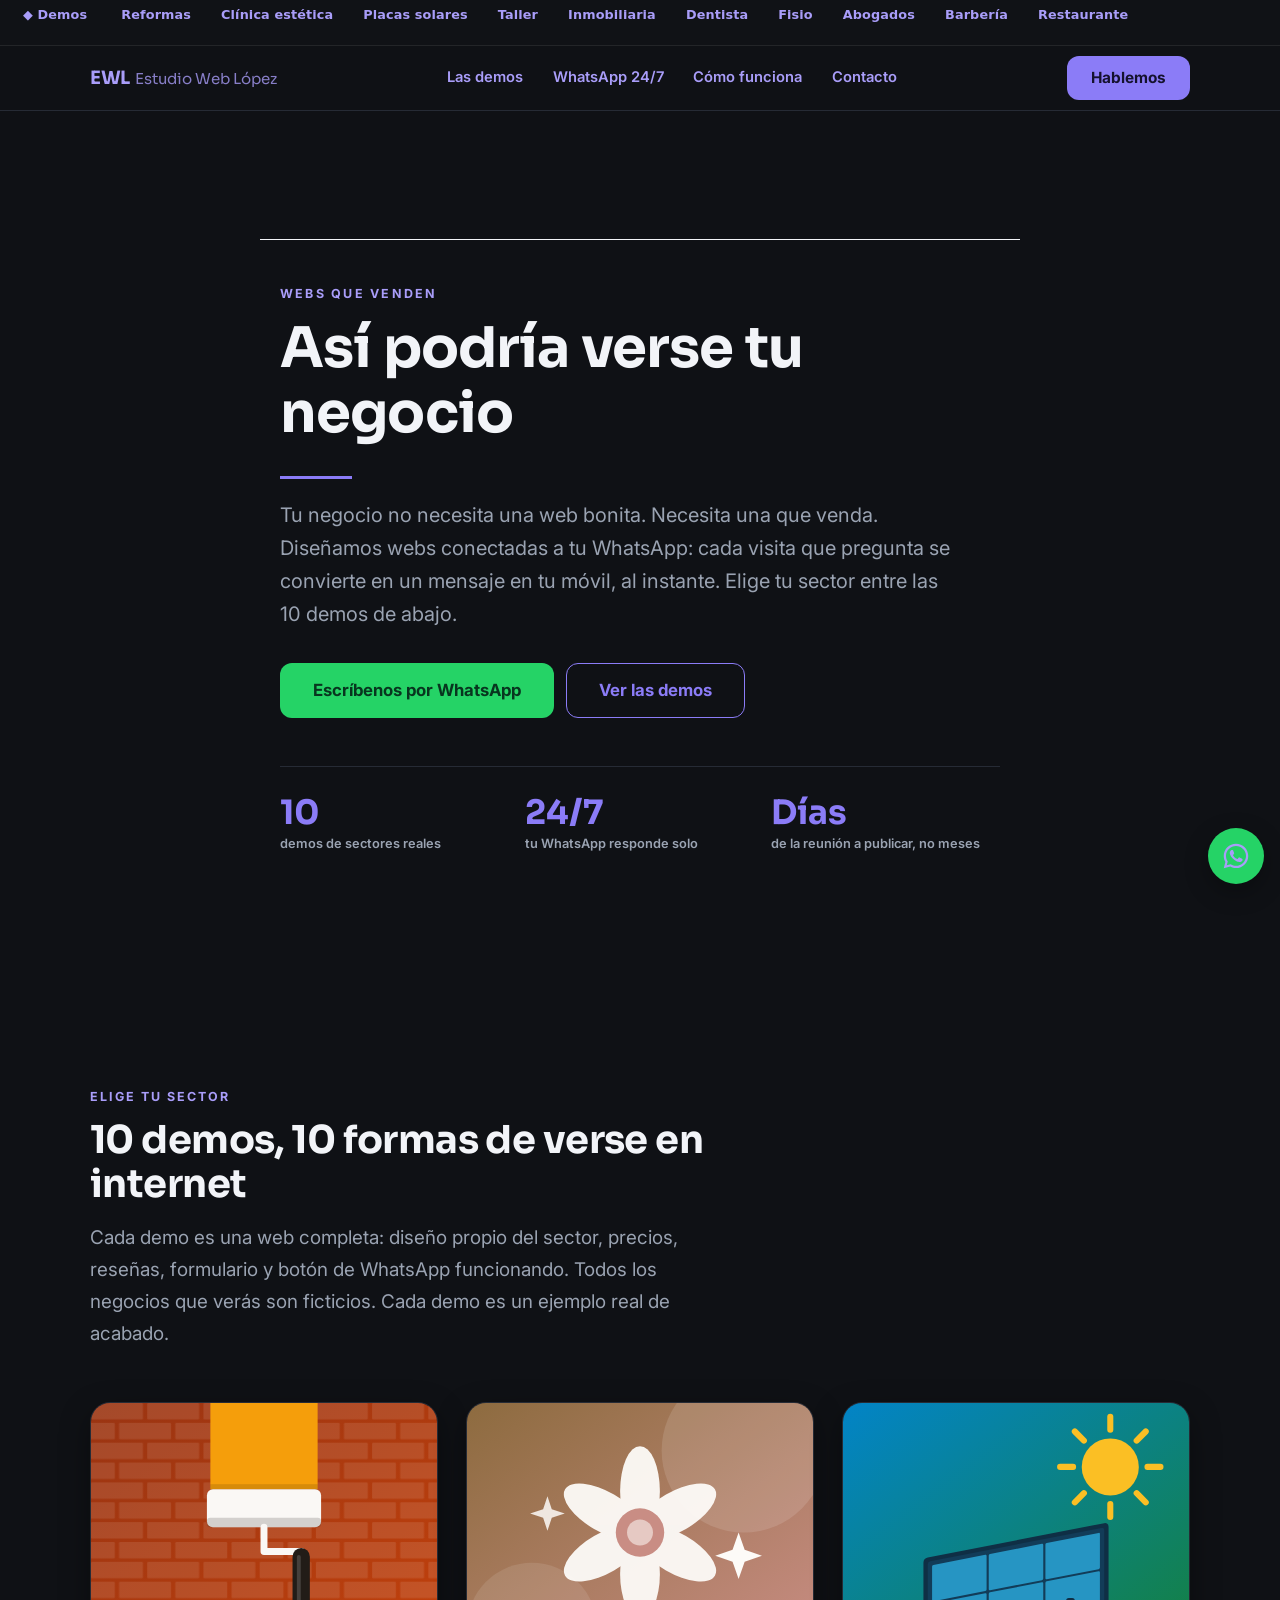
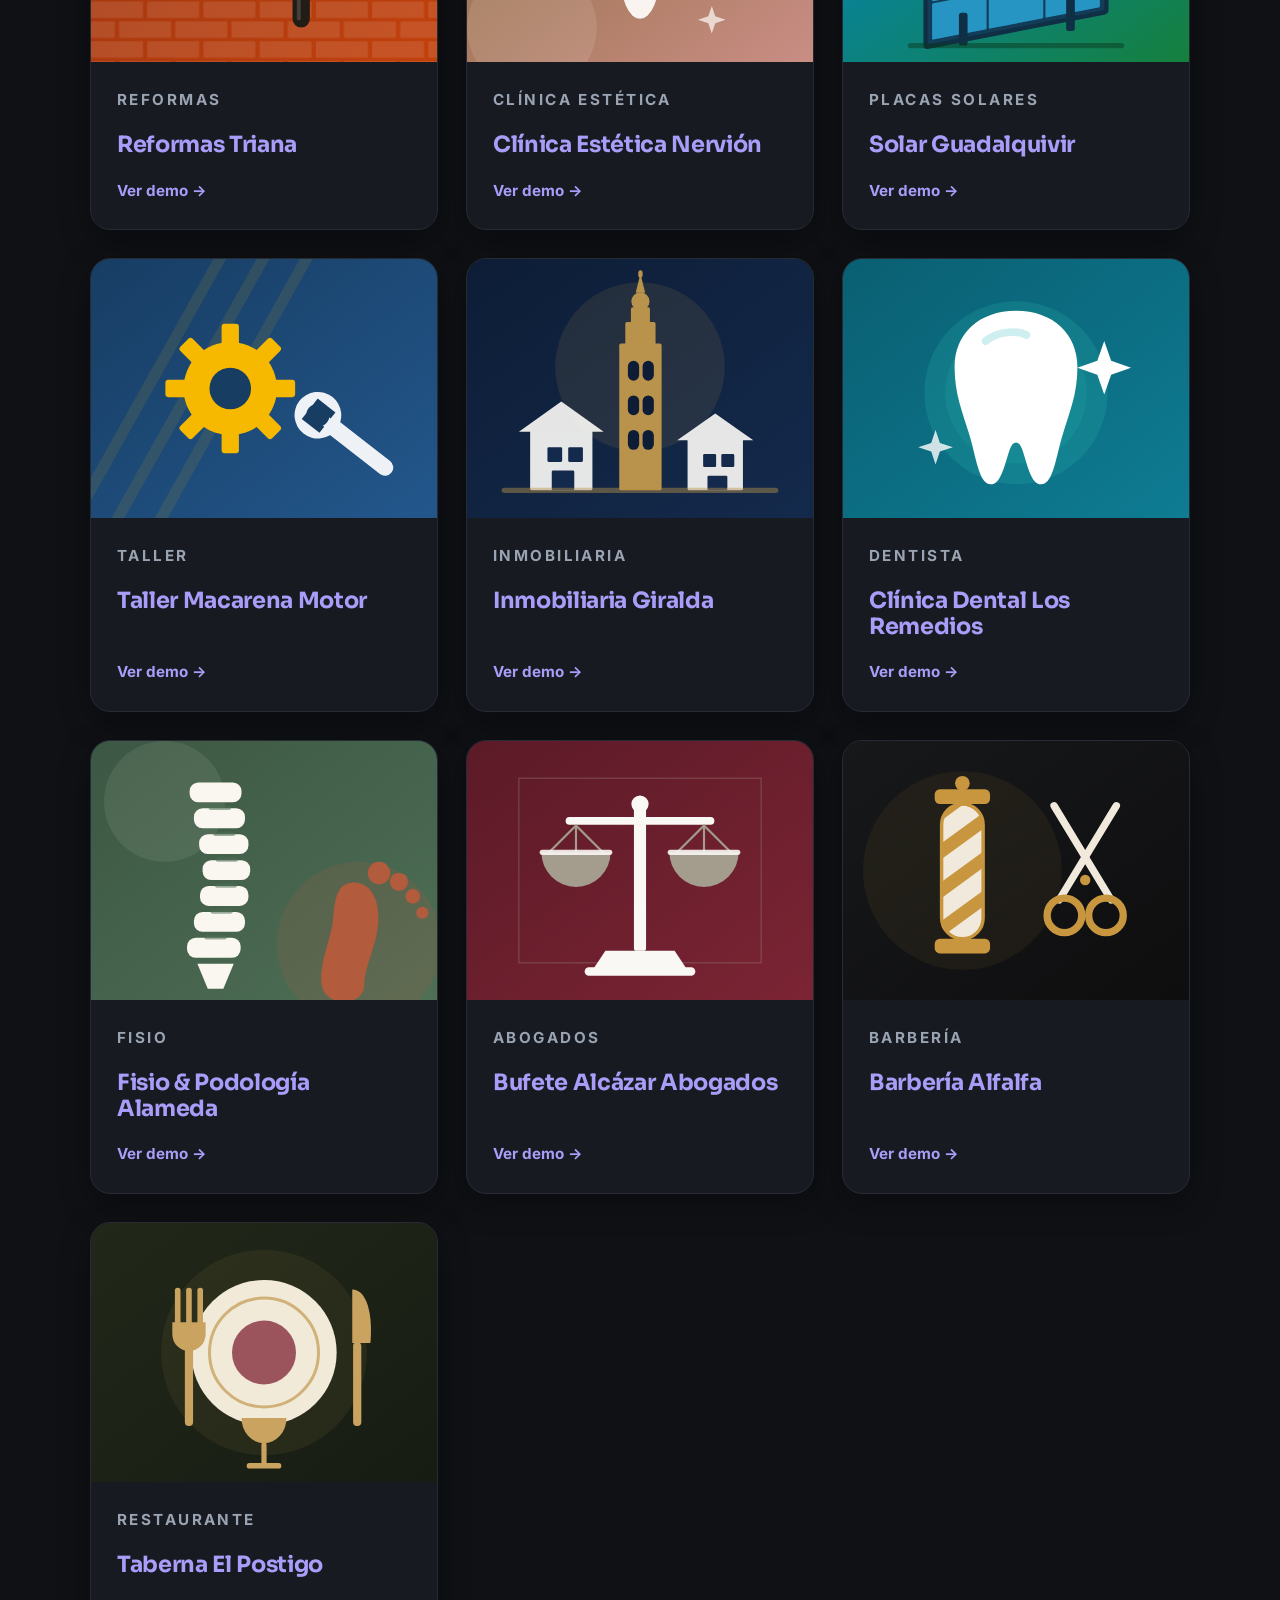
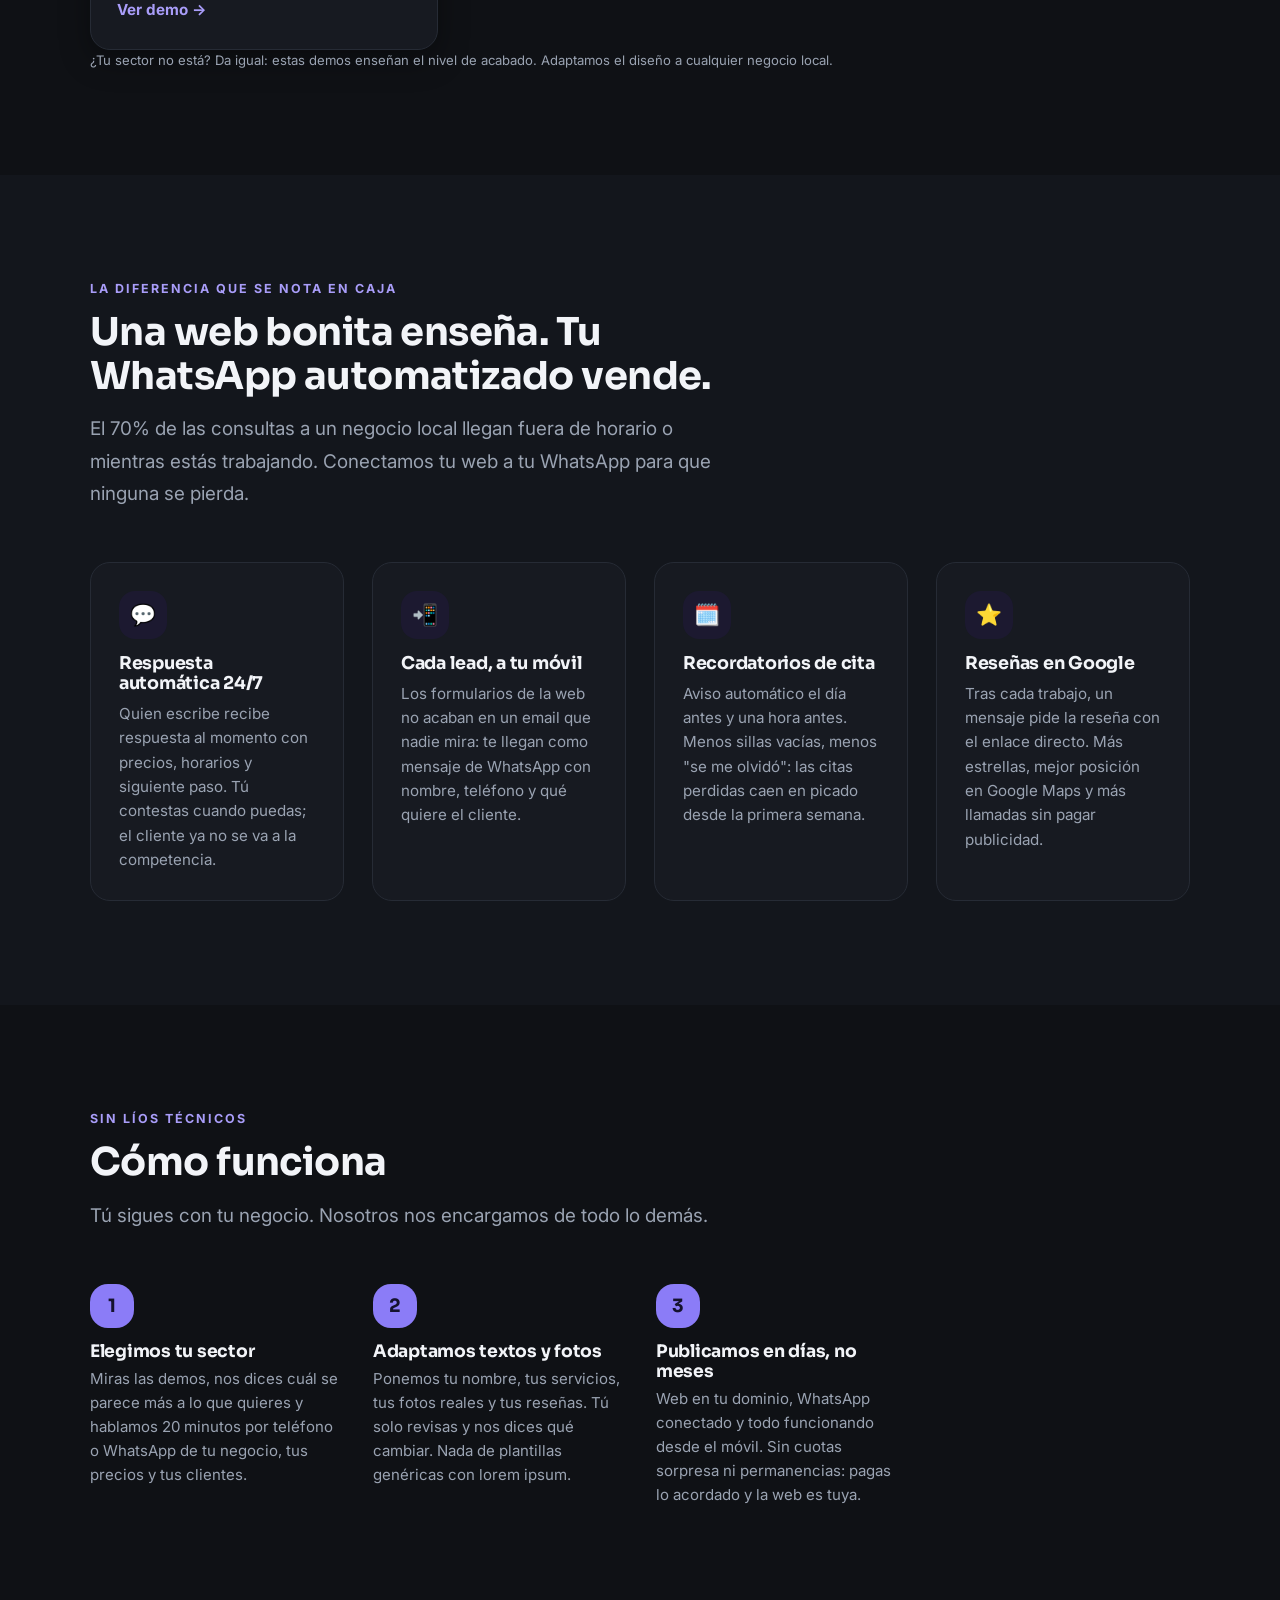
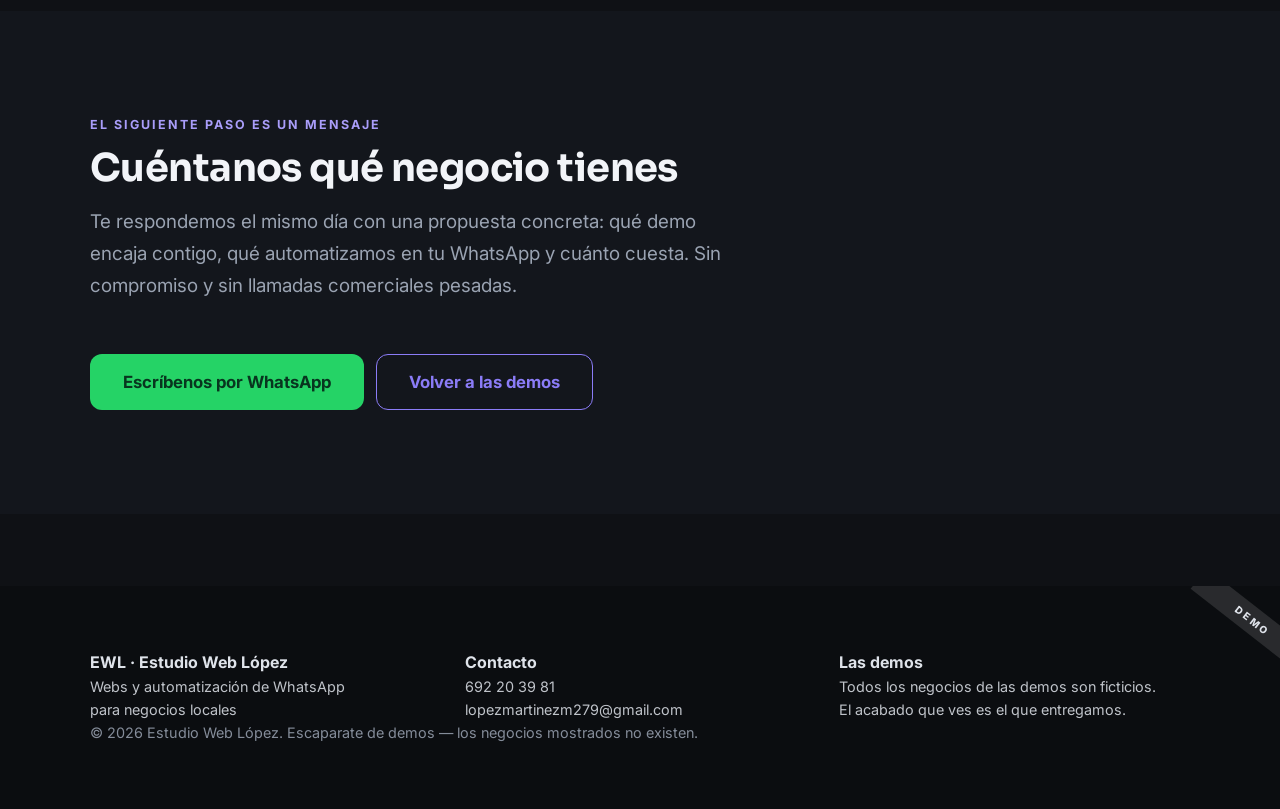
<file: index.html>
<!doctype html>
<html lang="es">
<head>
<meta charset="utf-8">
<meta name="viewport" content="width=device-width, initial-scale=1">
<title>Así podría verse tu negocio — Estudio Web López</title>
<meta name="description" content="10 demos reales de webs para negocios locales con automatización de WhatsApp: respuesta 24/7, leads al móvil y recordatorios de cita. Elige tu sector.">
<link rel="icon" href="favicon.svg">
<link rel="preconnect" href="https://fonts.googleapis.com">
<link rel="preconnect" href="https://fonts.gstatic.com" crossorigin>
<link rel="stylesheet" href="https://fonts.googleapis.com/css2?family=Inter:wght@400;500;600;700&family=Sora:wght@500;600;700&display=swap">
<link rel="stylesheet" href="assets/css/base.css">
<link rel="stylesheet" href="assets/css/themes.css">
<script src="assets/js/app.js" defer></script>
</head>
<body class="theme-home" data-sector="home" data-wa="Hola, he visto las demos y quiero información para mi negocio">

<div id="demobar"></div>

<header class="site-header">
  <div class="container site-header__inner">
    <a class="logo" href="#top">EWL <span>Estudio Web López</span></a>
    <button class="nav-toggle" data-nav-toggle aria-label="Abrir menú" aria-expanded="false">
      <span></span><span></span><span></span>
    </button>
    <nav class="site-nav" data-nav>
      <a href="#demos">Las demos</a>
      <a href="#automatizacion">WhatsApp 24/7</a>
      <a href="#como-funciona">Cómo funciona</a>
      <a href="#contacto">Contacto</a>
    </nav>
    <div class="site-header__cta"><a class="btn btn--primary" href="https://wa.me/34692203981?text=Hola%2C%20he%20visto%20las%20demos%20y%20quiero%20informaci%C3%B3n%20para%20mi%20negocio">Hablemos</a></div>
  </div>
</header>

<main id="top">

  <!-- HERO -->
  <section class="hero hero--editorial">
    <div class="container hero__inner">
      <div class="hero__content">
        <p class="hero__eyebrow">Webs que venden</p>
        <h1 class="hero__title">Así podría verse tu negocio</h1>
        <p class="hero__lead">Tu negocio no necesita una web bonita. Necesita una que venda. Diseñamos webs conectadas a tu WhatsApp: cada visita que pregunta se convierte en un mensaje en tu móvil, al instante. Elige tu sector entre las 10 demos de abajo.</p>
        <div class="hero__actions">
          <a class="btn btn--wa btn--lg" href="https://wa.me/34692203981?text=Hola%2C%20he%20visto%20las%20demos%20y%20quiero%20informaci%C3%B3n%20para%20mi%20negocio">Escríbenos por WhatsApp</a>
          <a class="btn btn--ghost btn--lg" href="#demos">Ver las demos</a>
        </div>
        <div class="hero__stats">
          <div class="stat"><span class="stat__num">10</span><span class="stat__label">demos de sectores reales</span></div>
          <div class="stat"><span class="stat__num">24/7</span><span class="stat__label">tu WhatsApp responde solo</span></div>
          <div class="stat"><span class="stat__num">Días</span><span class="stat__label">de la reunión a publicar, no meses</span></div>
        </div>
      </div>
    </div>
  </section>

  <!-- DEMOS -->
  <section class="section" id="demos">
    <div class="container">
      <div class="section-head reveal">
        <p class="eyebrow">Elige tu sector</p>
        <h2>10 demos, 10 formas de verse en internet</h2>
        <p class="lead">Cada demo es una web completa: diseño propio del sector, precios, reseñas, formulario y botón de WhatsApp funcionando. Todos los negocios que verás son ficticios. Cada demo es un ejemplo real de acabado.</p>
      </div>
      <div class="grid grid--3 reveal">
        <a class="card" href="reformas.html">
          <img src="assets/img/reformas.svg" width="800" height="600" alt="Demo de web para empresa de reformas" loading="lazy">
          <div class="card__body">
            <p class="eyebrow">Reformas</p>
            <h3>Reformas Triana</h3>
            <p class="card__more">Ver demo →</p>
          </div>
        </a>
        <a class="card" href="clinicas.html">
          <img src="assets/img/clinicas.svg" width="800" height="600" alt="Demo de web para clínica estética" loading="lazy">
          <div class="card__body">
            <p class="eyebrow">Clínica estética</p>
            <h3>Clínica Estética Nervión</h3>
            <p class="card__more">Ver demo →</p>
          </div>
        </a>
        <a class="card" href="solar.html">
          <img src="assets/img/solar.svg" width="800" height="600" alt="Demo de web para instaladora de placas solares" loading="lazy">
          <div class="card__body">
            <p class="eyebrow">Placas solares</p>
            <h3>Solar Guadalquivir</h3>
            <p class="card__more">Ver demo →</p>
          </div>
        </a>
        <a class="card" href="taller.html">
          <img src="assets/img/taller.svg" width="800" height="600" alt="Demo de web para taller mecánico" loading="lazy">
          <div class="card__body">
            <p class="eyebrow">Taller</p>
            <h3>Taller Macarena Motor</h3>
            <p class="card__more">Ver demo →</p>
          </div>
        </a>
        <a class="card" href="inmobiliaria.html">
          <img src="assets/img/inmobiliaria.svg" width="800" height="600" alt="Demo de web para inmobiliaria" loading="lazy">
          <div class="card__body">
            <p class="eyebrow">Inmobiliaria</p>
            <h3>Inmobiliaria Giralda</h3>
            <p class="card__more">Ver demo →</p>
          </div>
        </a>
        <a class="card" href="dentista.html">
          <img src="assets/img/dentista.svg" width="800" height="600" alt="Demo de web para clínica dental" loading="lazy">
          <div class="card__body">
            <p class="eyebrow">Dentista</p>
            <h3>Clínica Dental Los Remedios</h3>
            <p class="card__more">Ver demo →</p>
          </div>
        </a>
        <a class="card" href="fisio.html">
          <img src="assets/img/fisio.svg" width="800" height="600" alt="Demo de web para clínica de fisioterapia y podología" loading="lazy">
          <div class="card__body">
            <p class="eyebrow">Fisio</p>
            <h3>Fisio &amp; Podología Alameda</h3>
            <p class="card__more">Ver demo →</p>
          </div>
        </a>
        <a class="card" href="abogados.html">
          <img src="assets/img/abogados.svg" width="800" height="600" alt="Demo de web para despacho de abogados" loading="lazy">
          <div class="card__body">
            <p class="eyebrow">Abogados</p>
            <h3>Bufete Alcázar Abogados</h3>
            <p class="card__more">Ver demo →</p>
          </div>
        </a>
        <a class="card" href="barberia.html">
          <img src="assets/img/barberia.svg" width="800" height="600" alt="Demo de web para barbería" loading="lazy">
          <div class="card__body">
            <p class="eyebrow">Barbería</p>
            <h3>Barbería Alfalfa</h3>
            <p class="card__more">Ver demo →</p>
          </div>
        </a>
        <a class="card" href="restaurante.html">
          <img src="assets/img/restaurante.svg" width="800" height="600" alt="Demo de web para restaurante y taberna" loading="lazy">
          <div class="card__body">
            <p class="eyebrow">Restaurante</p>
            <h3>Taberna El Postigo</h3>
            <p class="card__more">Ver demo →</p>
          </div>
        </a>
      </div>
      <p class="form__note">¿Tu sector no está? Da igual: estas demos enseñan el nivel de acabado. Adaptamos el diseño a cualquier negocio local.</p>
    </div>
  </section>

  <!-- AUTOMATIZACIÓN WHATSAPP -->
  <section class="section section--alt" id="automatizacion">
    <div class="container">
      <div class="section-head reveal">
        <p class="eyebrow">La diferencia que se nota en caja</p>
        <h2>Una web bonita enseña. Tu WhatsApp automatizado vende.</h2>
        <p class="lead">El 70% de las consultas a un negocio local llegan fuera de horario o mientras estás trabajando. Conectamos tu web a tu WhatsApp para que ninguna se pierda.</p>
      </div>
      <div class="grid grid--4 reveal">
        <div class="feature">
          <span class="feature__icon">💬</span>
          <h3>Respuesta automática 24/7</h3>
          <p>Quien escribe recibe respuesta al momento con precios, horarios y siguiente paso. Tú contestas cuando puedas; el cliente ya no se va a la competencia.</p>
        </div>
        <div class="feature">
          <span class="feature__icon">📲</span>
          <h3>Cada lead, a tu móvil</h3>
          <p>Los formularios de la web no acaban en un email que nadie mira: te llegan como mensaje de WhatsApp con nombre, teléfono y qué quiere el cliente.</p>
        </div>
        <div class="feature">
          <span class="feature__icon">🗓️</span>
          <h3>Recordatorios de cita</h3>
          <p>Aviso automático el día antes y una hora antes. Menos sillas vacías, menos "se me olvidó": las citas perdidas caen en picado desde la primera semana.</p>
        </div>
        <div class="feature">
          <span class="feature__icon">⭐</span>
          <h3>Reseñas en Google</h3>
          <p>Tras cada trabajo, un mensaje pide la reseña con el enlace directo. Más estrellas, mejor posición en Google Maps y más llamadas sin pagar publicidad.</p>
        </div>
      </div>
    </div>
  </section>

  <!-- CÓMO FUNCIONA -->
  <section class="section" id="como-funciona">
    <div class="container">
      <div class="section-head reveal">
        <p class="eyebrow">Sin líos técnicos</p>
        <h2>Cómo funciona</h2>
        <p class="lead">Tú sigues con tu negocio. Nosotros nos encargamos de todo lo demás.</p>
      </div>
      <ol class="steps reveal">
        <li class="step">
          <h3>Elegimos tu sector</h3>
          <p>Miras las demos, nos dices cuál se parece más a lo que quieres y hablamos 20 minutos por teléfono o WhatsApp de tu negocio, tus precios y tus clientes.</p>
        </li>
        <li class="step">
          <h3>Adaptamos textos y fotos</h3>
          <p>Ponemos tu nombre, tus servicios, tus fotos reales y tus reseñas. Tú solo revisas y nos dices qué cambiar. Nada de plantillas genéricas con lorem ipsum.</p>
        </li>
        <li class="step">
          <h3>Publicamos en días, no meses</h3>
          <p>Web en tu dominio, WhatsApp conectado y todo funcionando desde el móvil. Sin cuotas sorpresa ni permanencias: pagas lo acordado y la web es tuya.</p>
        </li>
      </ol>
    </div>
  </section>

  <!-- CTA FINAL -->
  <section class="section section--alt" id="contacto">
    <div class="container">
      <div class="section-head reveal">
        <p class="eyebrow">El siguiente paso es un mensaje</p>
        <h2>Cuéntanos qué negocio tienes</h2>
        <p class="lead">Te respondemos el mismo día con una propuesta concreta: qué demo encaja contigo, qué automatizamos en tu WhatsApp y cuánto cuesta. Sin compromiso y sin llamadas comerciales pesadas.</p>
      </div>
      <div class="hero__actions reveal">
        <a class="btn btn--wa btn--lg" href="https://wa.me/34692203981?text=Hola%2C%20he%20visto%20las%20demos%20y%20quiero%20informaci%C3%B3n%20para%20mi%20negocio">Escríbenos por WhatsApp</a>
        <a class="btn btn--ghost btn--lg" href="#demos">Volver a las demos</a>
      </div>
    </div>
  </section>

</main>

<footer class="site-footer">
  <div class="container site-footer__inner">
    <div>
      <strong>EWL · Estudio Web López</strong>
      <p>Webs y automatización de WhatsApp<br>para negocios locales</p>
    </div>
    <div>
      <strong>Contacto</strong>
      <p>692 20 39 81<br>lopezmartinezm279@gmail.com</p>
    </div>
    <div>
      <strong>Las demos</strong>
      <p>Todos los negocios de las demos son ficticios.<br>El acabado que ves es el que entregamos.</p>
    </div>
  </div>
  <div class="container">
    <p class="form__note">© <span data-year></span> Estudio Web López. Escaparate de demos — los negocios mostrados no existen.</p>
  </div>
  <span class="demo-ribbon">DEMO</span>
</footer>
</body>
</html>
</file>
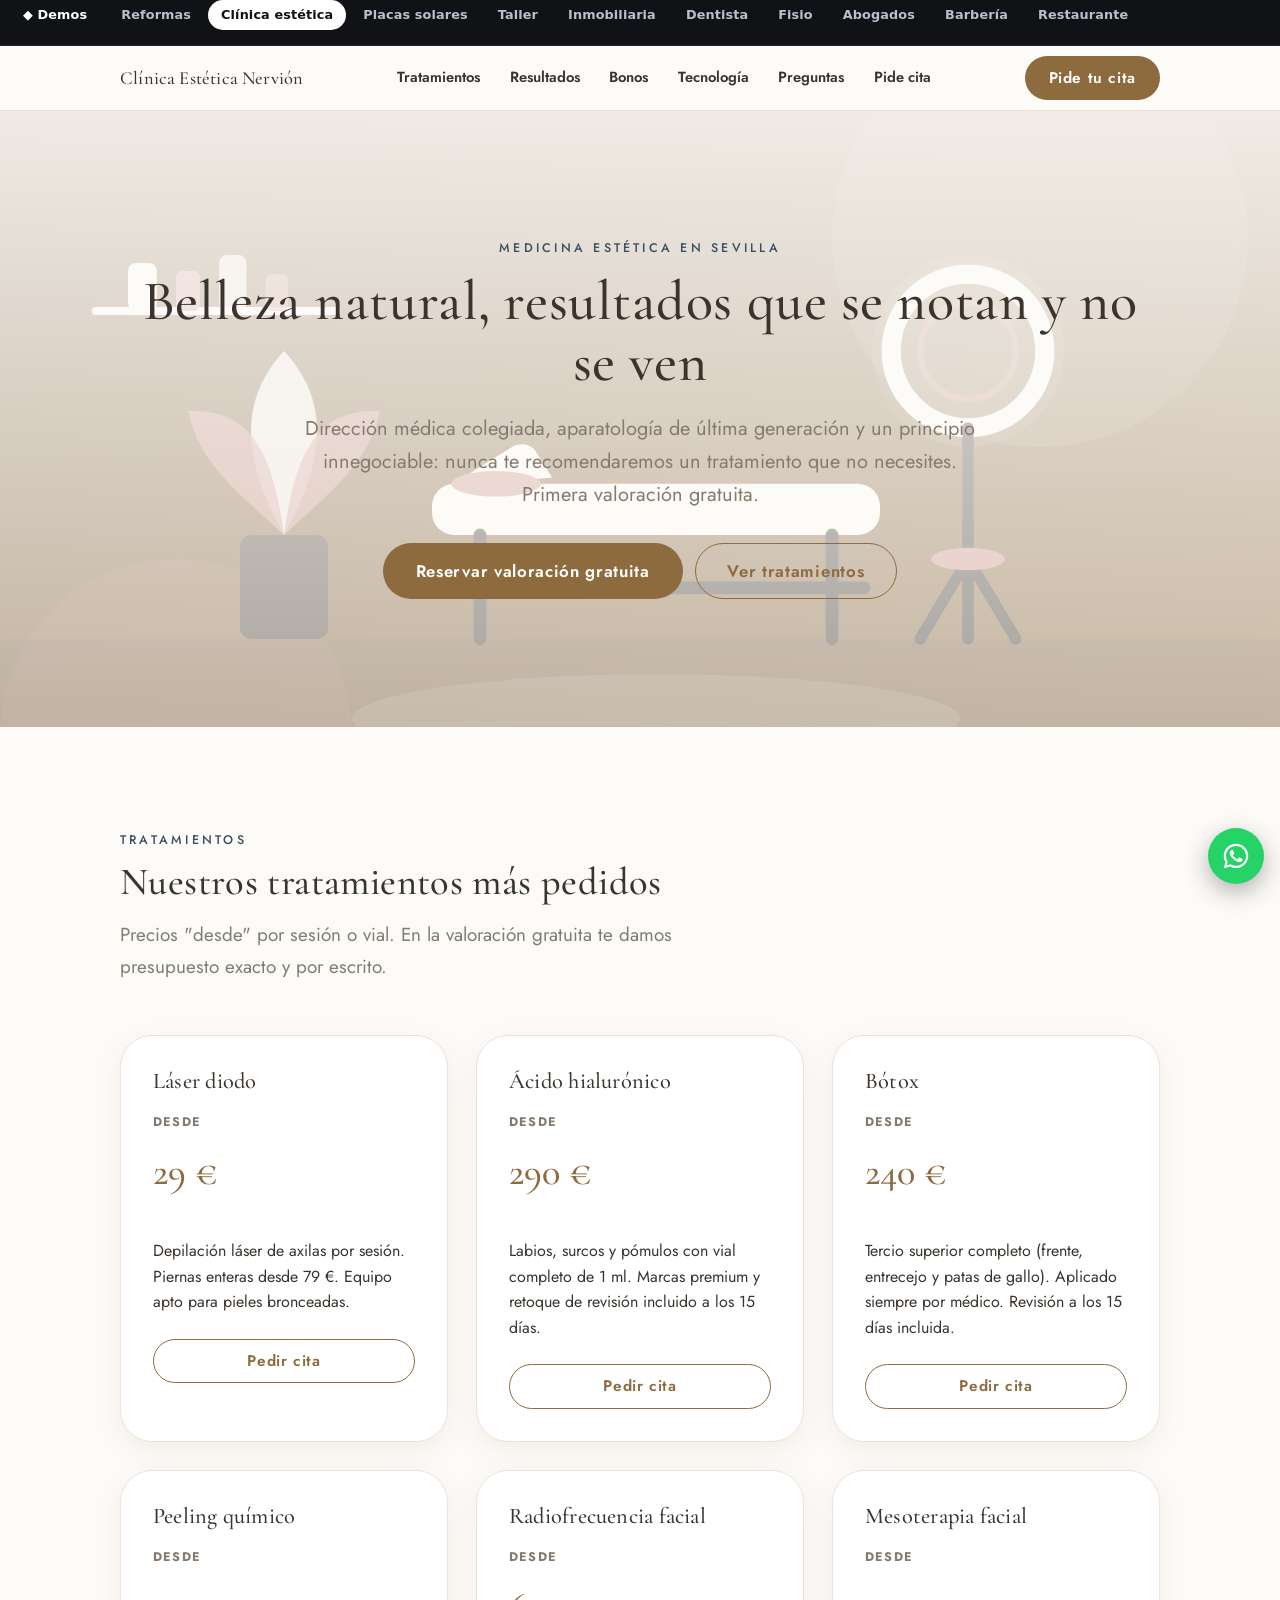
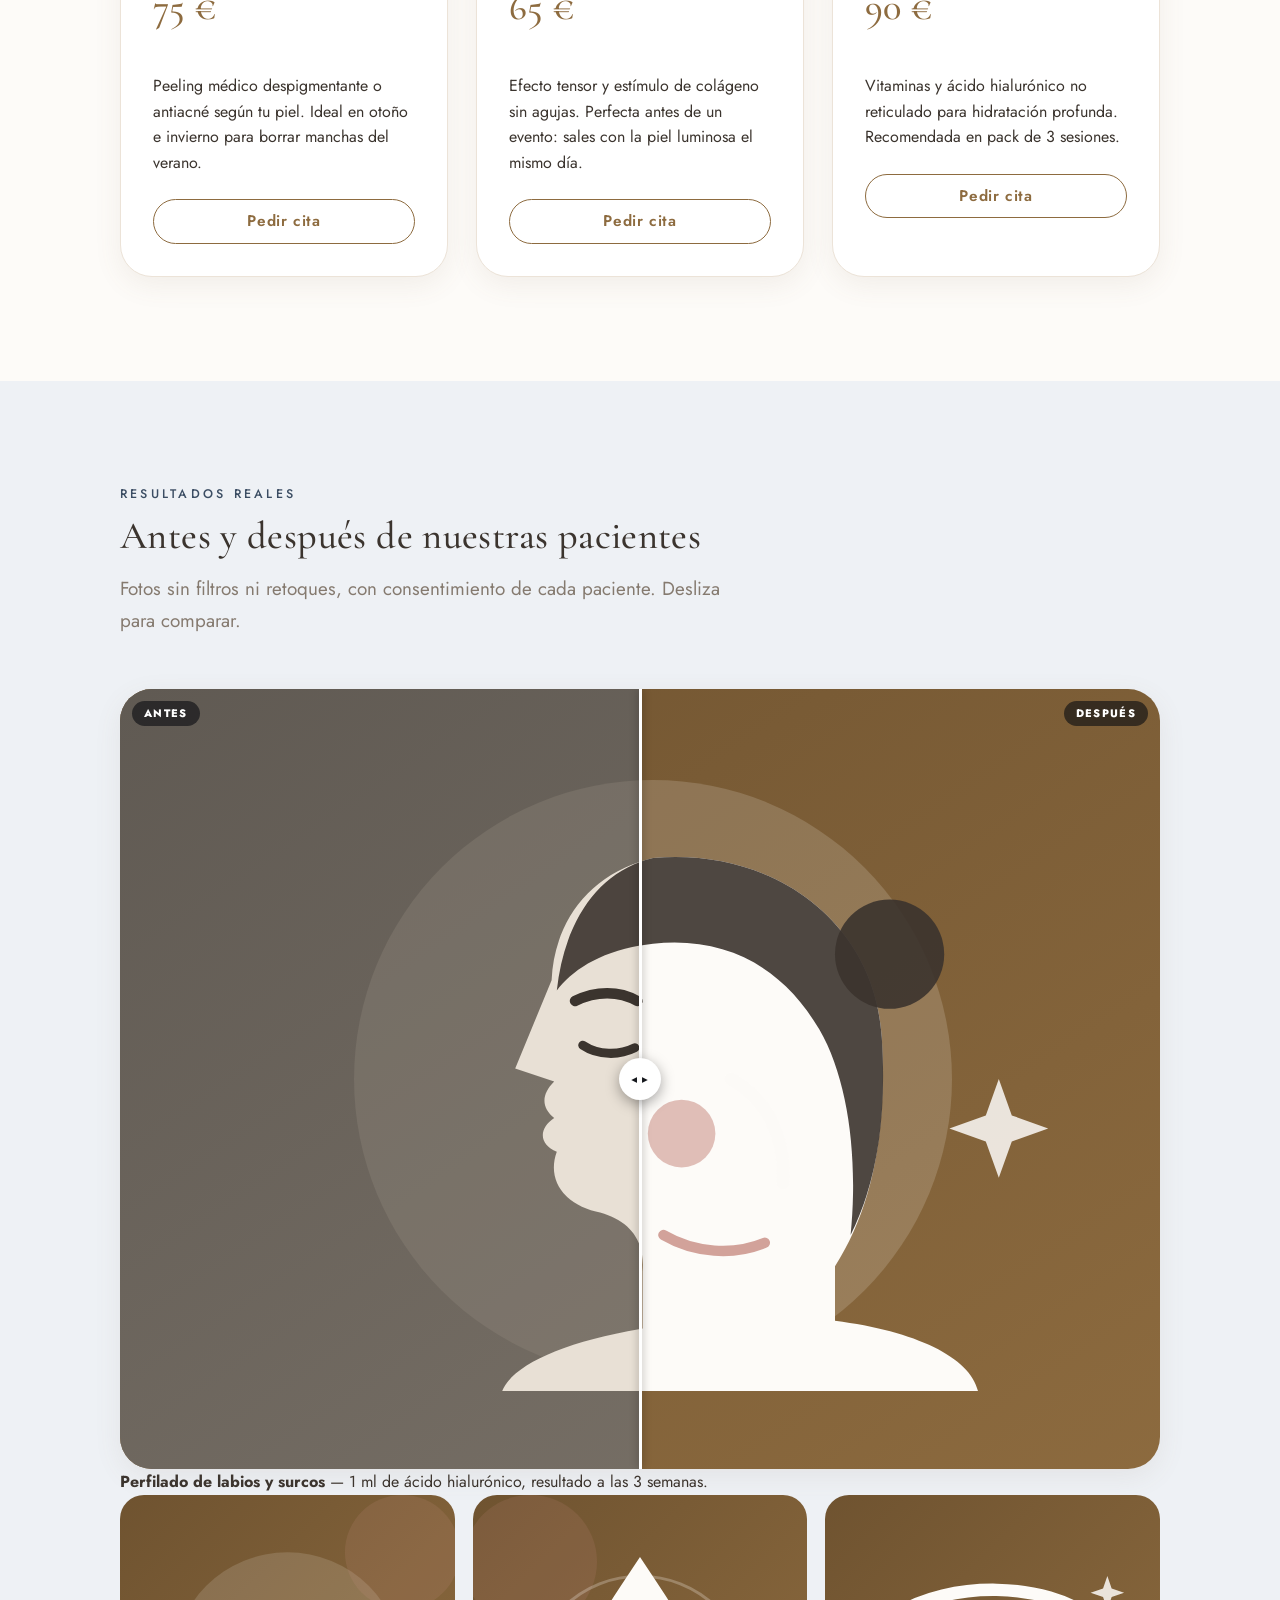
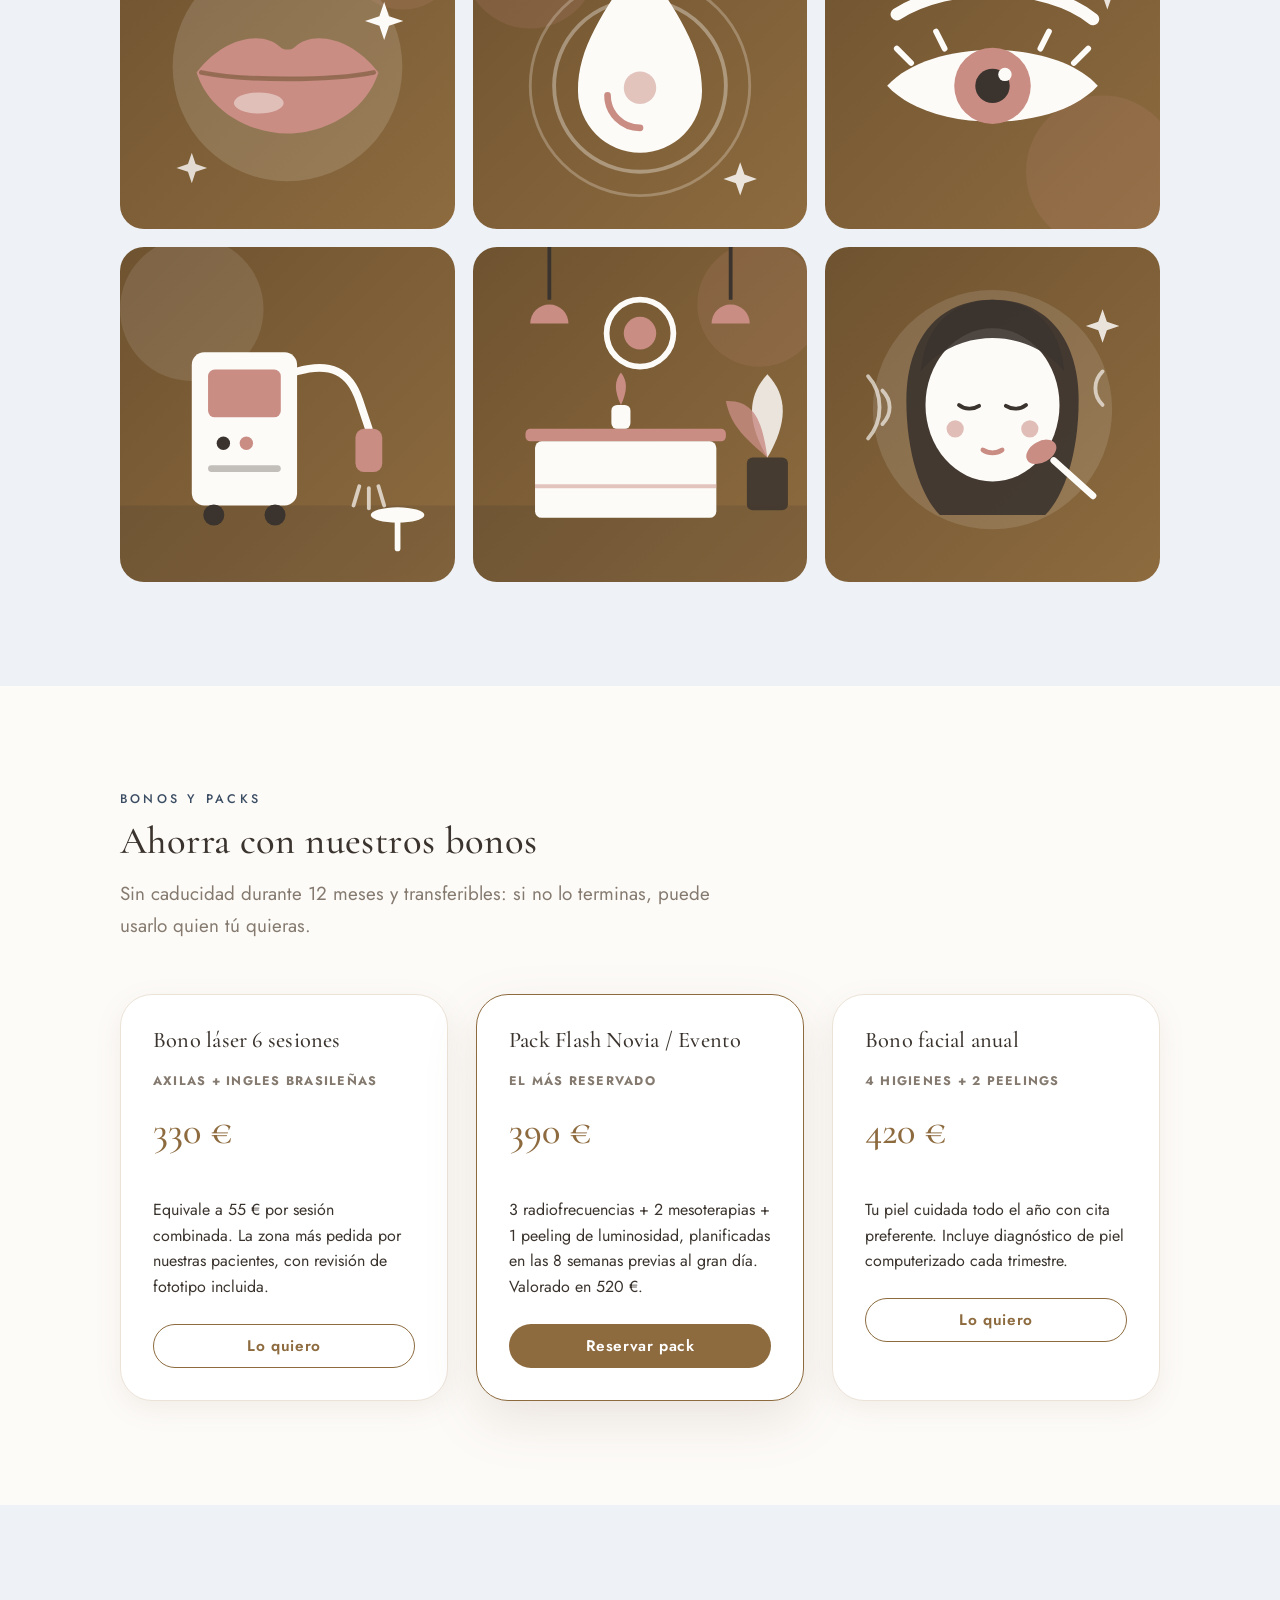
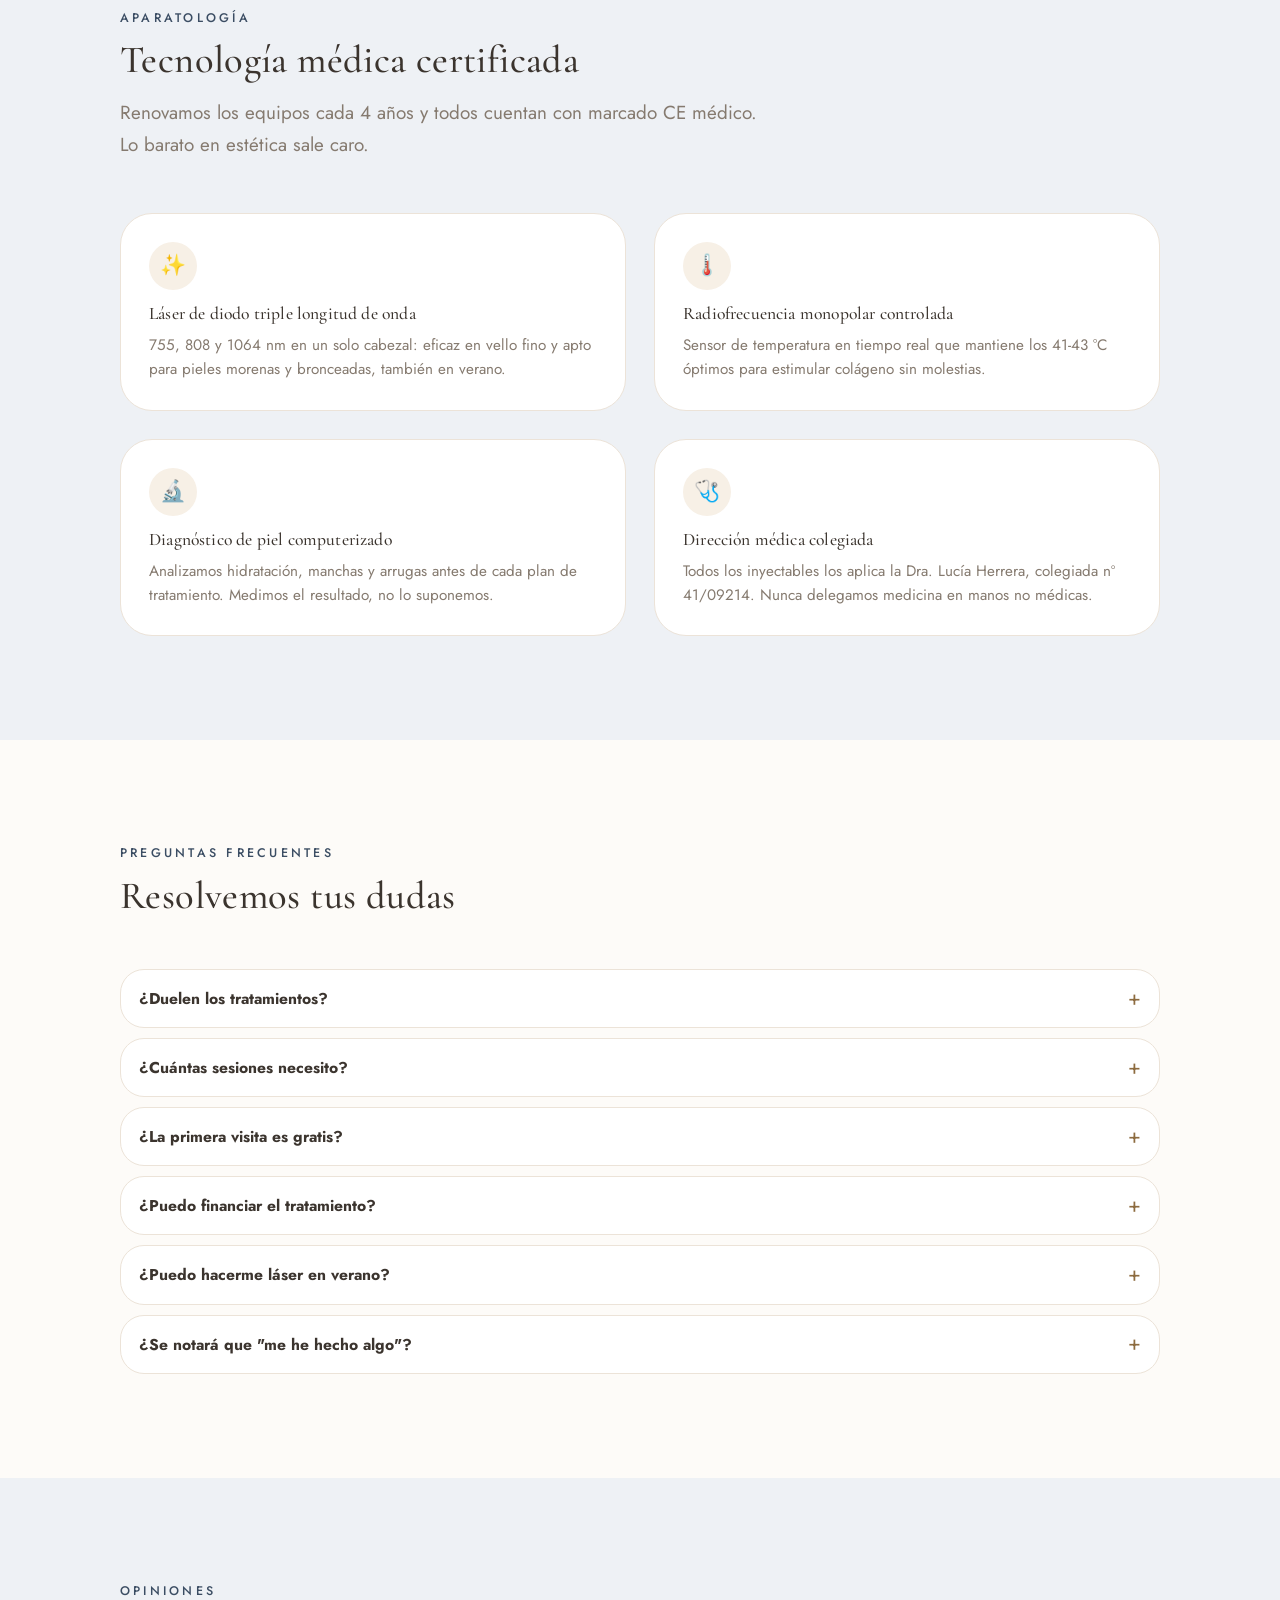
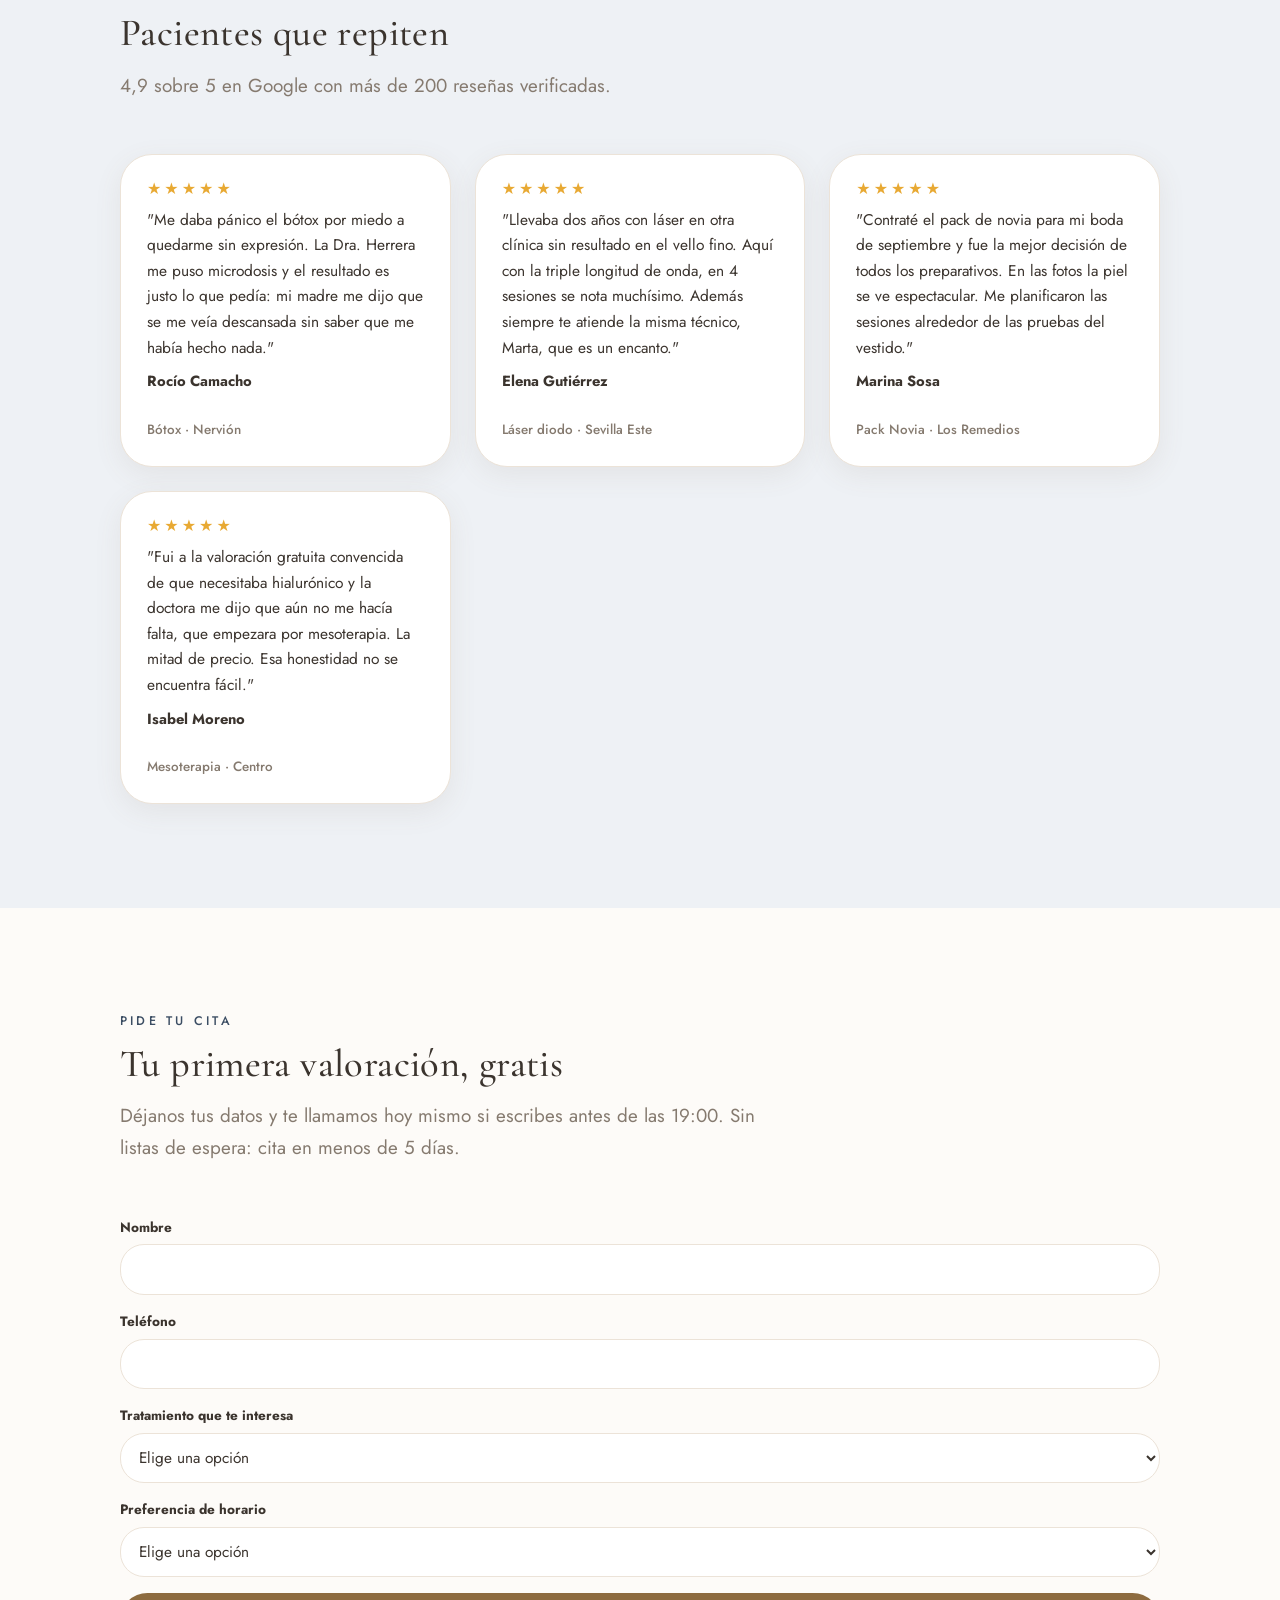
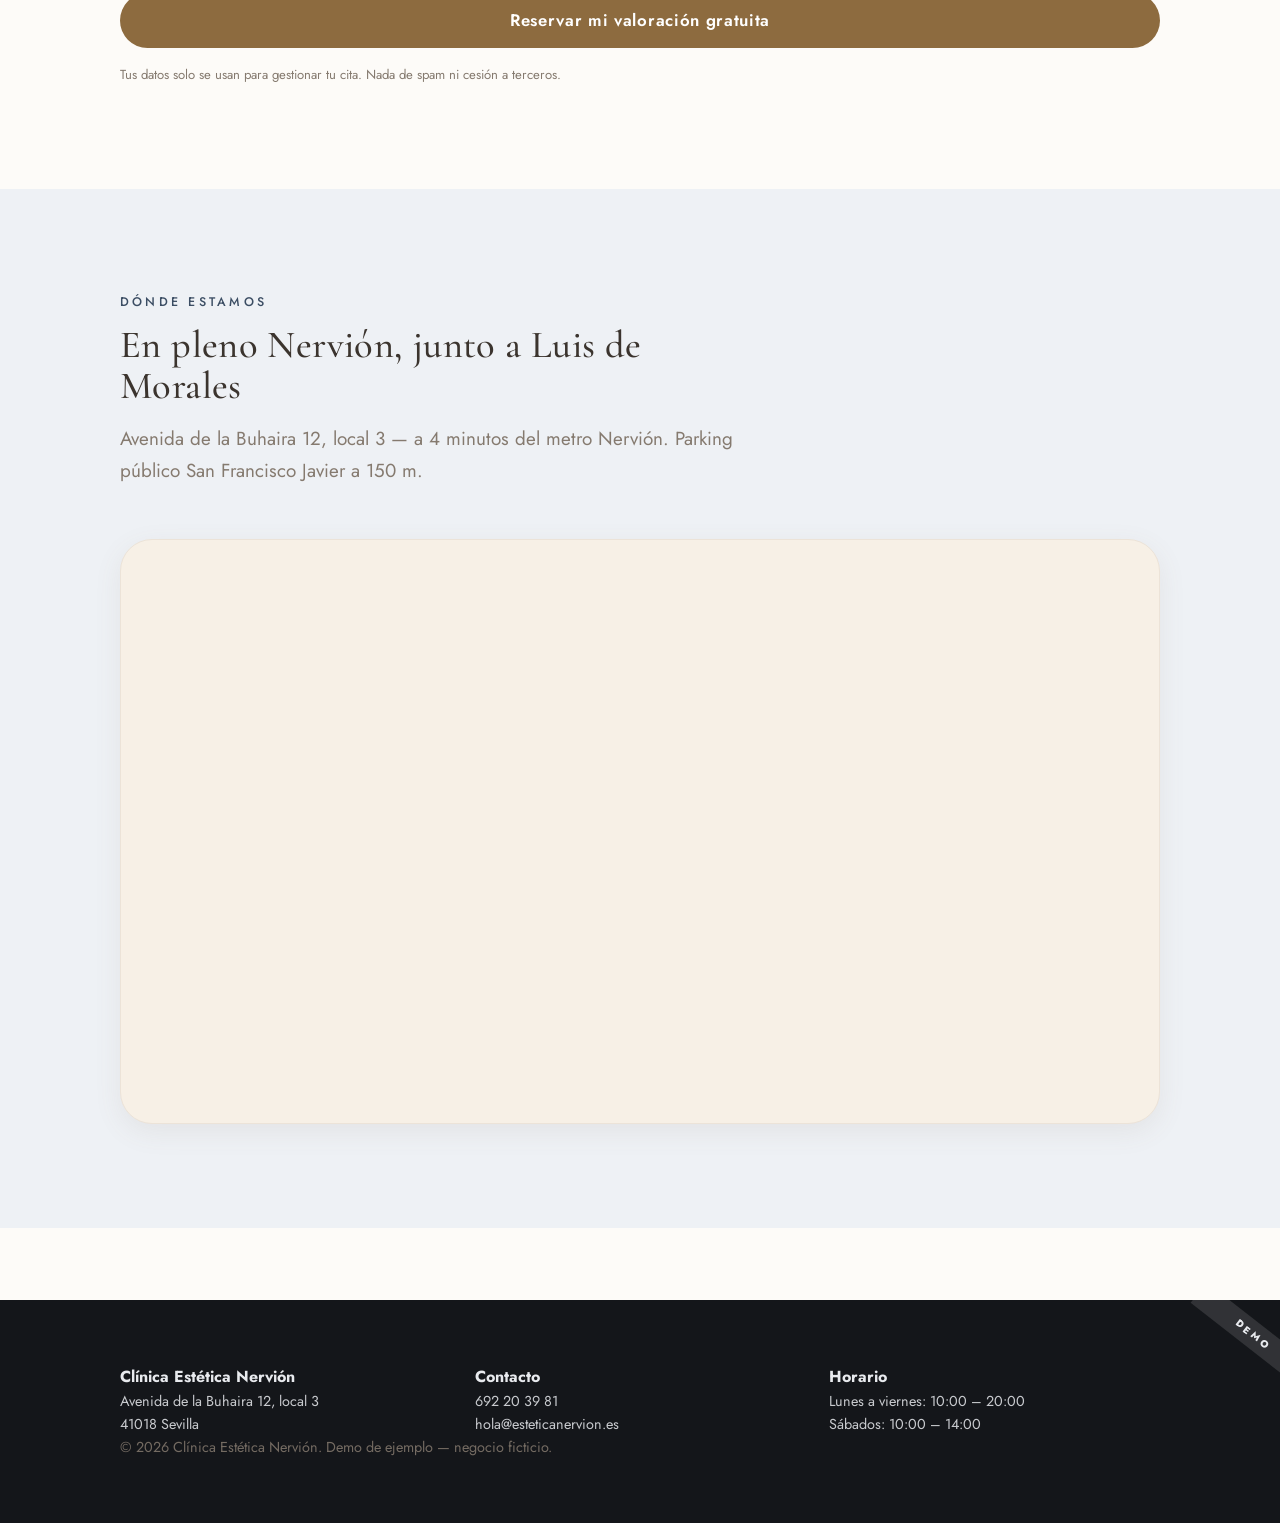
<file: clinicas.html>
<!doctype html>
<html lang="es">
<head>
<meta charset="utf-8">
<meta name="viewport" content="width=device-width, initial-scale=1">
<title>Clínica Estética Nervión — Medicina estética con resultados naturales en Sevilla</title>
<meta name="description" content="Clínica de medicina estética en Nervión, Sevilla: láser diodo, ácido hialurónico, bótox y radiofrecuencia. Primera valoración gratuita y financiación sin intereses.">
<link rel="icon" href="favicon.svg">
<link rel="preconnect" href="https://fonts.googleapis.com">
<link rel="preconnect" href="https://fonts.gstatic.com" crossorigin>
<link rel="stylesheet" href="https://fonts.googleapis.com/css2?family=Cormorant+Garamond:wght@400;500;600;700&family=Jost:wght@300;400;500;600&display=swap">
<link rel="stylesheet" href="assets/css/base.css">
<link rel="stylesheet" href="assets/css/themes.css">
<script src="assets/js/app.js" defer></script>
</head>
<body class="theme-clinicas" data-sector="clinicas" data-wa="Hola, quiero información sobre un tratamiento">

<div id="demobar"></div>

<header class="site-header">
  <div class="container site-header__inner">
    <a class="logo" href="#top">Clínica Estética Nervión</a>
    <button class="nav-toggle" data-nav-toggle aria-label="Abrir menú" aria-expanded="false">
      <span></span><span></span><span></span>
    </button>
    <nav class="site-nav" data-nav>
      <a href="#tratamientos">Tratamientos</a>
      <a href="#resultados">Resultados</a>
      <a href="#bonos">Bonos</a>
      <a href="#tecnologia">Tecnología</a>
      <a href="#faq">Preguntas</a>
      <a href="#cita">Pide cita</a>
    </nav>
    <div class="site-header__cta"><a class="btn btn--primary" href="#cita">Pide tu cita</a></div>
  </div>
</header>

<main id="top">

  <!-- 1. HERO -->
  <section class="hero hero--center">
    <img class="hero__bg" src="assets/img/clinicas-hero-cabina.svg" width="1600" height="900" alt="Cabina de tratamiento de la Clínica Estética Nervión" fetchpriority="high">
    <div class="container hero__inner">
      <div class="hero__content">
        <p class="hero__eyebrow">Medicina estética en Sevilla</p>
        <h1 class="hero__title">Belleza natural, resultados que se notan y no se ven</h1>
        <p class="hero__lead">Dirección médica colegiada, aparatología de última generación y un principio innegociable: nunca te recomendaremos un tratamiento que no necesites. Primera valoración gratuita.</p>
        <div class="hero__actions">
          <a class="btn btn--primary btn--lg" href="#cita">Reservar valoración gratuita</a>
          <a class="btn btn--ghost btn--lg" href="#tratamientos">Ver tratamientos</a>
        </div>
      </div>
    </div>
  </section>

  <!-- 2. TRATAMIENTOS -->
  <section class="section" id="tratamientos">
    <div class="container">
      <div class="section-head reveal">
        <p class="eyebrow">Tratamientos</p>
        <h2>Nuestros tratamientos más pedidos</h2>
        <p class="lead">Precios "desde" por sesión o vial. En la valoración gratuita te damos presupuesto exacto y por escrito.</p>
      </div>
      <div class="grid grid--3 reveal">
        <div class="price-card">
          <h3>Láser diodo</h3>
          <p class="price-card__from">desde</p>
          <p class="price-card__price">29 €</p>
          <p>Depilación láser de axilas por sesión. Piernas enteras desde 79 €. Equipo apto para pieles bronceadas.</p>
          <a class="btn btn--ghost" href="#cita">Pedir cita</a>
        </div>
        <div class="price-card">
          <h3>Ácido hialurónico</h3>
          <p class="price-card__from">desde</p>
          <p class="price-card__price">290 €</p>
          <p>Labios, surcos y pómulos con vial completo de 1 ml. Marcas premium y retoque de revisión incluido a los 15 días.</p>
          <a class="btn btn--ghost" href="#cita">Pedir cita</a>
        </div>
        <div class="price-card">
          <h3>Bótox</h3>
          <p class="price-card__from">desde</p>
          <p class="price-card__price">240 €</p>
          <p>Tercio superior completo (frente, entrecejo y patas de gallo). Aplicado siempre por médico. Revisión a los 15 días incluida.</p>
          <a class="btn btn--ghost" href="#cita">Pedir cita</a>
        </div>
        <div class="price-card">
          <h3>Peeling químico</h3>
          <p class="price-card__from">desde</p>
          <p class="price-card__price">75 €</p>
          <p>Peeling médico despigmentante o antiacné según tu piel. Ideal en otoño e invierno para borrar manchas del verano.</p>
          <a class="btn btn--ghost" href="#cita">Pedir cita</a>
        </div>
        <div class="price-card">
          <h3>Radiofrecuencia facial</h3>
          <p class="price-card__from">desde</p>
          <p class="price-card__price">65 €</p>
          <p>Efecto tensor y estímulo de colágeno sin agujas. Perfecta antes de un evento: sales con la piel luminosa el mismo día.</p>
          <a class="btn btn--ghost" href="#cita">Pedir cita</a>
        </div>
        <div class="price-card">
          <h3>Mesoterapia facial</h3>
          <p class="price-card__from">desde</p>
          <p class="price-card__price">90 €</p>
          <p>Vitaminas y ácido hialurónico no reticulado para hidratación profunda. Recomendada en pack de 3 sesiones.</p>
          <a class="btn btn--ghost" href="#cita">Pedir cita</a>
        </div>
      </div>
    </div>
  </section>

  <!-- 3. RESULTADOS: ANTES/DESPUÉS + GALERÍA -->
  <section class="section section--alt" id="resultados">
    <div class="container">
      <div class="section-head reveal">
        <p class="eyebrow">Resultados reales</p>
        <h2>Antes y después de nuestras pacientes</h2>
        <p class="lead">Fotos sin filtros ni retoques, con consentimiento de cada paciente. Desliza para comparar.</p>
      </div>
      <div class="reveal">
        <div class="ba" data-ba>
          <img class="ba__img ba__img--after" src="assets/img/clinicas-rostro-despues.svg" width="900" height="600" alt="Rostro después del tratamiento con ácido hialurónico" loading="lazy">
          <div class="ba__before"><img src="assets/img/clinicas-rostro-antes.svg" width="900" height="600" alt="Rostro antes del tratamiento con ácido hialurónico" loading="lazy"></div>
          <input class="ba__range" type="range" min="0" max="100" value="50" aria-label="Comparar antes y después del tratamiento facial">
          <span class="ba__handle" aria-hidden="true"></span>
          <span class="ba__tag ba__tag--a">ANTES</span>
          <span class="ba__tag ba__tag--b">DESPUÉS</span>
        </div>
        <p><strong>Perfilado de labios y surcos</strong> — 1 ml de ácido hialurónico, resultado a las 3 semanas.</p>
      </div>
      <div class="gallery reveal" data-lightbox>
        <img src="assets/img/clinicas-galeria-labios.svg" width="700" height="700" alt="Resultado de perfilado de labios" loading="lazy">
        <img src="assets/img/clinicas-galeria-piel.svg" width="700" height="700" alt="Piel luminosa tras peeling despigmentante" loading="lazy">
        <img src="assets/img/clinicas-galeria-mirada.svg" width="700" height="700" alt="Mirada descansada tras tratamiento de bótox" loading="lazy">
        <img src="assets/img/clinicas-galeria-cabina.svg" width="700" height="700" alt="Cabina de láser diodo de la clínica" loading="lazy">
        <img src="assets/img/clinicas-galeria-recepcion.svg" width="700" height="700" alt="Recepción de la Clínica Estética Nervión" loading="lazy">
        <img src="assets/img/clinicas-galeria-facial.svg" width="700" height="700" alt="Tratamiento facial de radiofrecuencia en cabina" loading="lazy">
      </div>
    </div>
  </section>

  <!-- 4. BONOS Y PACKS -->
  <section class="section" id="bonos">
    <div class="container">
      <div class="section-head reveal">
        <p class="eyebrow">Bonos y packs</p>
        <h2>Ahorra con nuestros bonos</h2>
        <p class="lead">Sin caducidad durante 12 meses y transferibles: si no lo terminas, puede usarlo quien tú quieras.</p>
      </div>
      <div class="grid grid--3 reveal">
        <div class="price-card">
          <h3>Bono láser 6 sesiones</h3>
          <p class="price-card__from">axilas + ingles brasileñas</p>
          <p class="price-card__price">330 €</p>
          <p>Equivale a 55 € por sesión combinada. La zona más pedida por nuestras pacientes, con revisión de fototipo incluida.</p>
          <a class="btn btn--ghost" href="#cita">Lo quiero</a>
        </div>
        <div class="price-card price-card--featured">
          <h3>Pack Flash Novia / Evento</h3>
          <p class="price-card__from">el más reservado</p>
          <p class="price-card__price">390 €</p>
          <p>3 radiofrecuencias + 2 mesoterapias + 1 peeling de luminosidad, planificadas en las 8 semanas previas al gran día. Valorado en 520 €.</p>
          <a class="btn btn--primary" href="#cita">Reservar pack</a>
        </div>
        <div class="price-card">
          <h3>Bono facial anual</h3>
          <p class="price-card__from">4 higienes + 2 peelings</p>
          <p class="price-card__price">420 €</p>
          <p>Tu piel cuidada todo el año con cita preferente. Incluye diagnóstico de piel computerizado cada trimestre.</p>
          <a class="btn btn--ghost" href="#cita">Lo quiero</a>
        </div>
      </div>
    </div>
  </section>

  <!-- 5. TECNOLOGÍA -->
  <section class="section section--alt" id="tecnologia">
    <div class="container">
      <div class="section-head reveal">
        <p class="eyebrow">Aparatología</p>
        <h2>Tecnología médica certificada</h2>
        <p class="lead">Renovamos los equipos cada 4 años y todos cuentan con marcado CE médico. Lo barato en estética sale caro.</p>
      </div>
      <div class="grid grid--2 reveal">
        <div class="feature">
          <span class="feature__icon">✨</span>
          <h3>Láser de diodo triple longitud de onda</h3>
          <p>755, 808 y 1064 nm en un solo cabezal: eficaz en vello fino y apto para pieles morenas y bronceadas, también en verano.</p>
        </div>
        <div class="feature">
          <span class="feature__icon">🌡️</span>
          <h3>Radiofrecuencia monopolar controlada</h3>
          <p>Sensor de temperatura en tiempo real que mantiene los 41-43 °C óptimos para estimular colágeno sin molestias.</p>
        </div>
        <div class="feature">
          <span class="feature__icon">🔬</span>
          <h3>Diagnóstico de piel computerizado</h3>
          <p>Analizamos hidratación, manchas y arrugas antes de cada plan de tratamiento. Medimos el resultado, no lo suponemos.</p>
        </div>
        <div class="feature">
          <span class="feature__icon">🩺</span>
          <h3>Dirección médica colegiada</h3>
          <p>Todos los inyectables los aplica la Dra. Lucía Herrera, colegiada nº 41/09214. Nunca delegamos medicina en manos no médicas.</p>
        </div>
      </div>
    </div>
  </section>

  <!-- 6. FAQ -->
  <section class="section" id="faq">
    <div class="container">
      <div class="section-head reveal">
        <p class="eyebrow">Preguntas frecuentes</p>
        <h2>Resolvemos tus dudas</h2>
      </div>
      <div class="faq reveal">
        <details class="faq__item">
          <summary>¿Duelen los tratamientos?</summary>
          <div class="faq__body">
            <p>La mayoría son prácticamente indoloros. El láser se siente como un leve calor y en los inyectables usamos crema anestésica y agujas ultrafinas; la mayoría de pacientes lo describe como "un pellizquito". Si eres especialmente sensible, dínoslo y adaptamos el ritmo.</p>
          </div>
        </details>
        <details class="faq__item">
          <summary>¿Cuántas sesiones necesito?</summary>
          <div class="faq__body">
            <p>Depende del tratamiento y de tu piel. Como orientación: láser, entre 6 y 8 sesiones; radiofrecuencia, packs de 4 a 6; el bótox y el hialurónico son de sesión única con revisión a los 15 días. En la primera valoración te damos un plan con número de sesiones y precio total cerrado.</p>
          </div>
        </details>
        <details class="faq__item">
          <summary>¿La primera visita es gratis?</summary>
          <div class="faq__body">
            <p>Sí, siempre. Incluye diagnóstico de piel computerizado y presupuesto por escrito, sin ningún compromiso. Si decides no hacerte nada, no pasa absolutamente nada.</p>
          </div>
        </details>
        <details class="faq__item">
          <summary>¿Puedo financiar el tratamiento?</summary>
          <div class="faq__body">
            <p>Sí. Financiamos cualquier tratamiento o bono superior a 300 € hasta en 12 meses sin intereses, con aprobación en el momento. Solo necesitas tu DNI y una cuenta bancaria.</p>
          </div>
        </details>
        <details class="faq__item">
          <summary>¿Puedo hacerme láser en verano?</summary>
          <div class="faq__body">
            <p>Con nuestro equipo de triple longitud de onda, sí: la longitud de 1064 nm es segura en pieles bronceadas. Solo pedimos evitar la exposición solar directa 48h antes y después de cada sesión.</p>
          </div>
        </details>
        <details class="faq__item">
          <summary>¿Se notará que "me he hecho algo"?</summary>
          <div class="faq__body">
            <p>Nuestra filosofía es el resultado natural: que te vean descansada, no distinta. Trabajamos con microdosis y preferimos citarte dos veces antes que pasarnos un milímetro.</p>
          </div>
        </details>
      </div>
    </div>
  </section>

  <!-- 7. RESEÑAS -->
  <section class="section section--alt" id="opiniones">
    <div class="container">
      <div class="section-head reveal">
        <p class="eyebrow">Opiniones</p>
        <h2>Pacientes que repiten</h2>
        <p class="lead">4,9 sobre 5 en Google con más de 200 reseñas verificadas.</p>
      </div>
      <div class="reviews reveal">
        <article class="review">
          <span class="stars" aria-label="5 de 5 estrellas">★★★★★</span>
          <p class="review__text">"Me daba pánico el bótox por miedo a quedarme sin expresión. La Dra. Herrera me puso microdosis y el resultado es justo lo que pedía: mi madre me dijo que se me veía descansada sin saber que me había hecho nada."</p>
          <p class="review__author">Rocío Camacho</p>
          <p class="review__zone">Bótox · Nervión</p>
        </article>
        <article class="review">
          <span class="stars" aria-label="5 de 5 estrellas">★★★★★</span>
          <p class="review__text">"Llevaba dos años con láser en otra clínica sin resultado en el vello fino. Aquí con la triple longitud de onda, en 4 sesiones se nota muchísimo. Además siempre te atiende la misma técnico, Marta, que es un encanto."</p>
          <p class="review__author">Elena Gutiérrez</p>
          <p class="review__zone">Láser diodo · Sevilla Este</p>
        </article>
        <article class="review">
          <span class="stars" aria-label="5 de 5 estrellas">★★★★★</span>
          <p class="review__text">"Contraté el pack de novia para mi boda de septiembre y fue la mejor decisión de todos los preparativos. En las fotos la piel se ve espectacular. Me planificaron las sesiones alrededor de las pruebas del vestido."</p>
          <p class="review__author">Marina Sosa</p>
          <p class="review__zone">Pack Novia · Los Remedios</p>
        </article>
        <article class="review">
          <span class="stars" aria-label="5 de 5 estrellas">★★★★★</span>
          <p class="review__text">"Fui a la valoración gratuita convencida de que necesitaba hialurónico y la doctora me dijo que aún no me hacía falta, que empezara por mesoterapia. La mitad de precio. Esa honestidad no se encuentra fácil."</p>
          <p class="review__author">Isabel Moreno</p>
          <p class="review__zone">Mesoterapia · Centro</p>
        </article>
      </div>
    </div>
  </section>

  <!-- 8. CITA -->
  <section class="section" id="cita">
    <div class="container">
      <div class="section-head reveal">
        <p class="eyebrow">Pide tu cita</p>
        <h2>Tu primera valoración, gratis</h2>
        <p class="lead">Déjanos tus datos y te llamamos hoy mismo si escribes antes de las 19:00. Sin listas de espera: cita en menos de 5 días.</p>
      </div>
      <form class="form reveal" data-demo-form data-toast="DEMO: esta solicitud de cita llegaría a la agenda de la clínica al instante">
        <div class="field">
          <label for="nombre">Nombre</label>
          <input id="nombre" name="nombre" type="text" autocomplete="name" required>
        </div>
        <div class="field">
          <label for="telefono">Teléfono</label>
          <input id="telefono" name="telefono" type="tel" autocomplete="tel" required>
        </div>
        <div class="field">
          <label for="tratamiento">Tratamiento que te interesa</label>
          <select id="tratamiento" name="tratamiento" required>
            <option value="">Elige una opción</option>
            <option>Láser diodo</option>
            <option>Ácido hialurónico</option>
            <option>Bótox</option>
            <option>Peeling químico</option>
            <option>Radiofrecuencia facial</option>
            <option>Mesoterapia facial</option>
            <option>Bonos y packs</option>
            <option>Aún no lo sé, quiero asesoramiento</option>
          </select>
        </div>
        <div class="field">
          <label for="horario">Preferencia de horario</label>
          <select id="horario" name="horario" required>
            <option value="">Elige una opción</option>
            <option>Mañana (10:00 – 14:00)</option>
            <option>Tarde (16:00 – 20:00)</option>
            <option>Me da igual</option>
          </select>
        </div>
        <button class="btn btn--primary btn--lg" type="submit">Reservar mi valoración gratuita</button>
        <p class="form__note">Tus datos solo se usan para gestionar tu cita. Nada de spam ni cesión a terceros.</p>
      </form>
    </div>
  </section>

  <!-- 9. MAPA -->
  <section class="section section--alt" id="donde">
    <div class="container">
      <div class="section-head reveal">
        <p class="eyebrow">Dónde estamos</p>
        <h2>En pleno Nervión, junto a Luis de Morales</h2>
        <p class="lead">Avenida de la Buhaira 12, local 3 — a 4 minutos del metro Nervión. Parking público San Francisco Javier a 150 m.</p>
      </div>
      <div class="map reveal">
        <iframe title="Ubicación de Clínica Estética Nervión en Sevilla" loading="lazy"
          src="https://www.openstreetmap.org/export/embed.html?bbox=-5.9840,37.3770,-5.9640,37.3890&layer=mapnik&marker=37.3830,-5.9740"></iframe>
      </div>
    </div>
  </section>

</main>

<footer class="site-footer">
  <div class="container site-footer__inner">
    <div>
      <strong>Clínica Estética Nervión</strong>
      <p>Avenida de la Buhaira 12, local 3<br>41018 Sevilla</p>
    </div>
    <div>
      <strong>Contacto</strong>
      <p>692 20 39 81<br>hola@esteticanervion.es</p>
    </div>
    <div>
      <strong>Horario</strong>
      <p>Lunes a viernes: 10:00 – 20:00<br>Sábados: 10:00 – 14:00</p>
    </div>
  </div>
  <div class="container">
    <p class="form__note">© <span data-year></span> Clínica Estética Nervión. Demo de ejemplo — negocio ficticio.</p>
  </div>
  <span class="demo-ribbon">DEMO</span>
</footer>
</body>
</html>
</file>
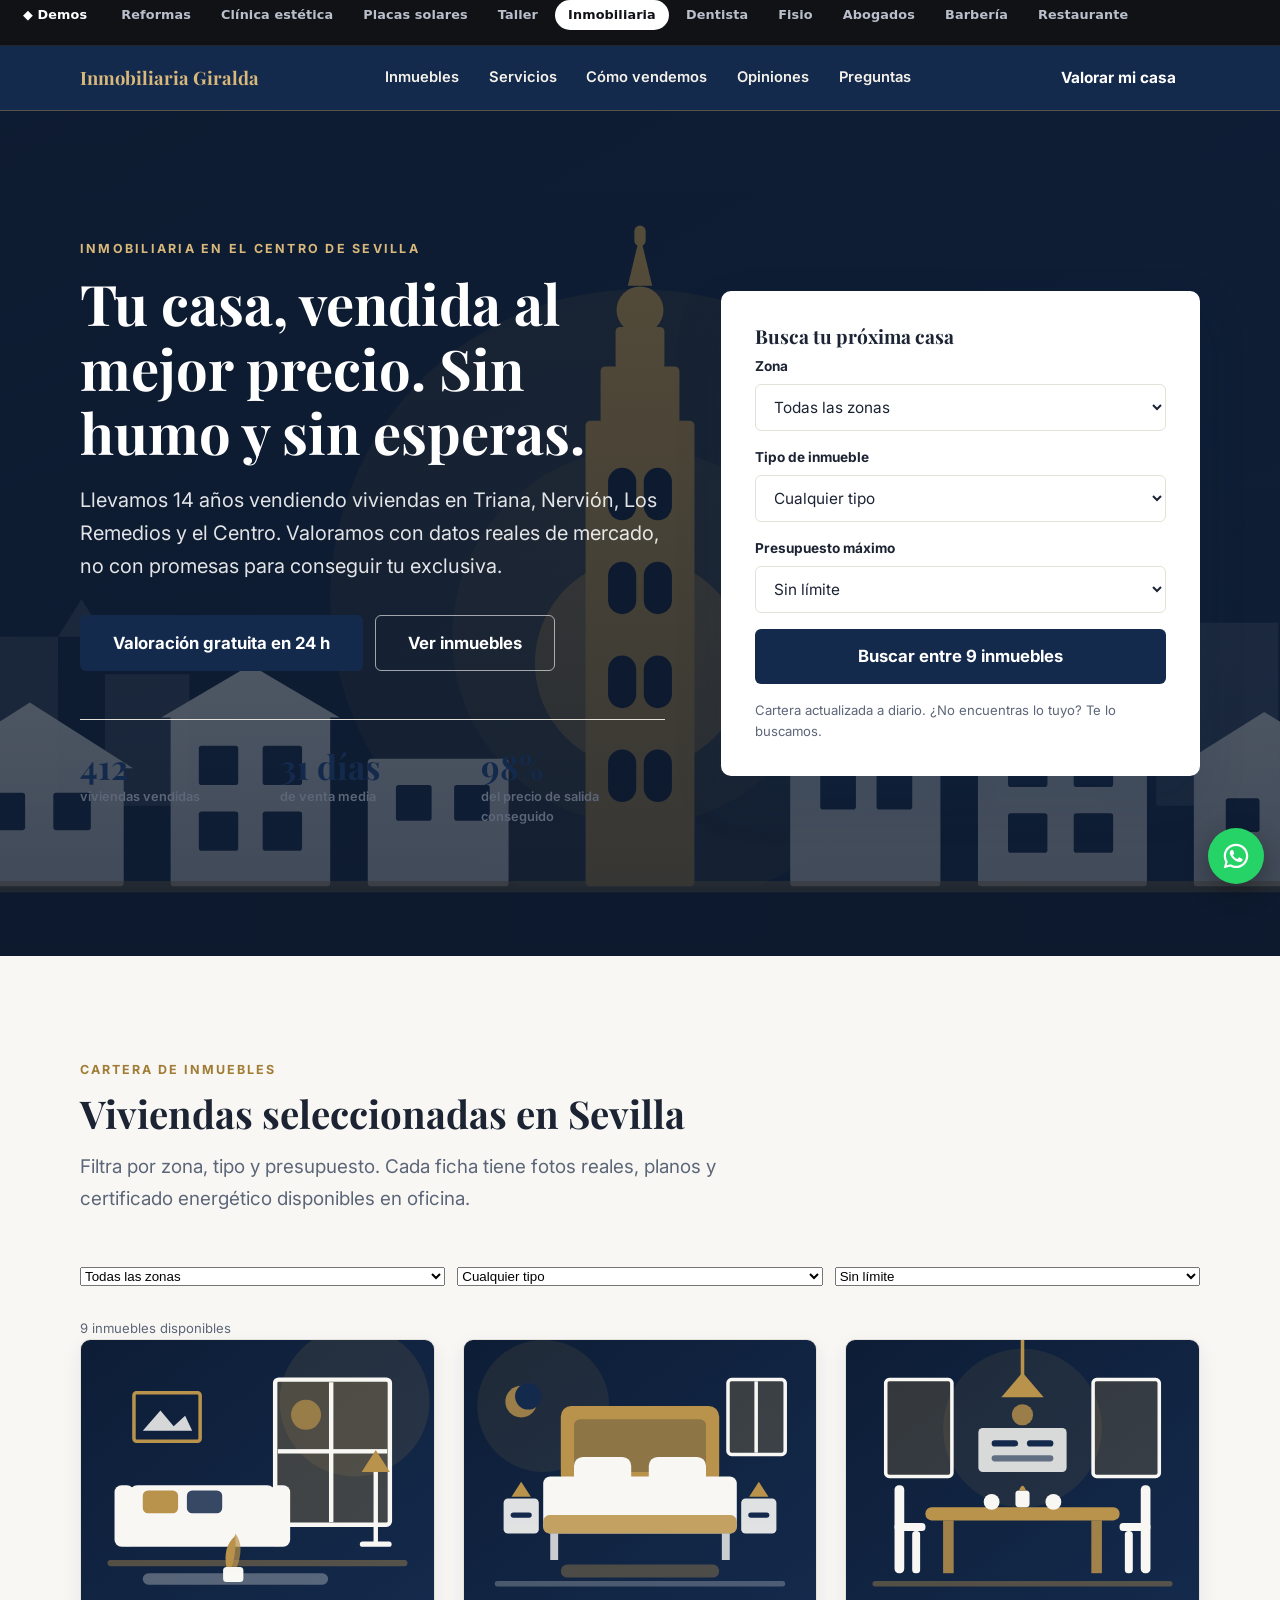
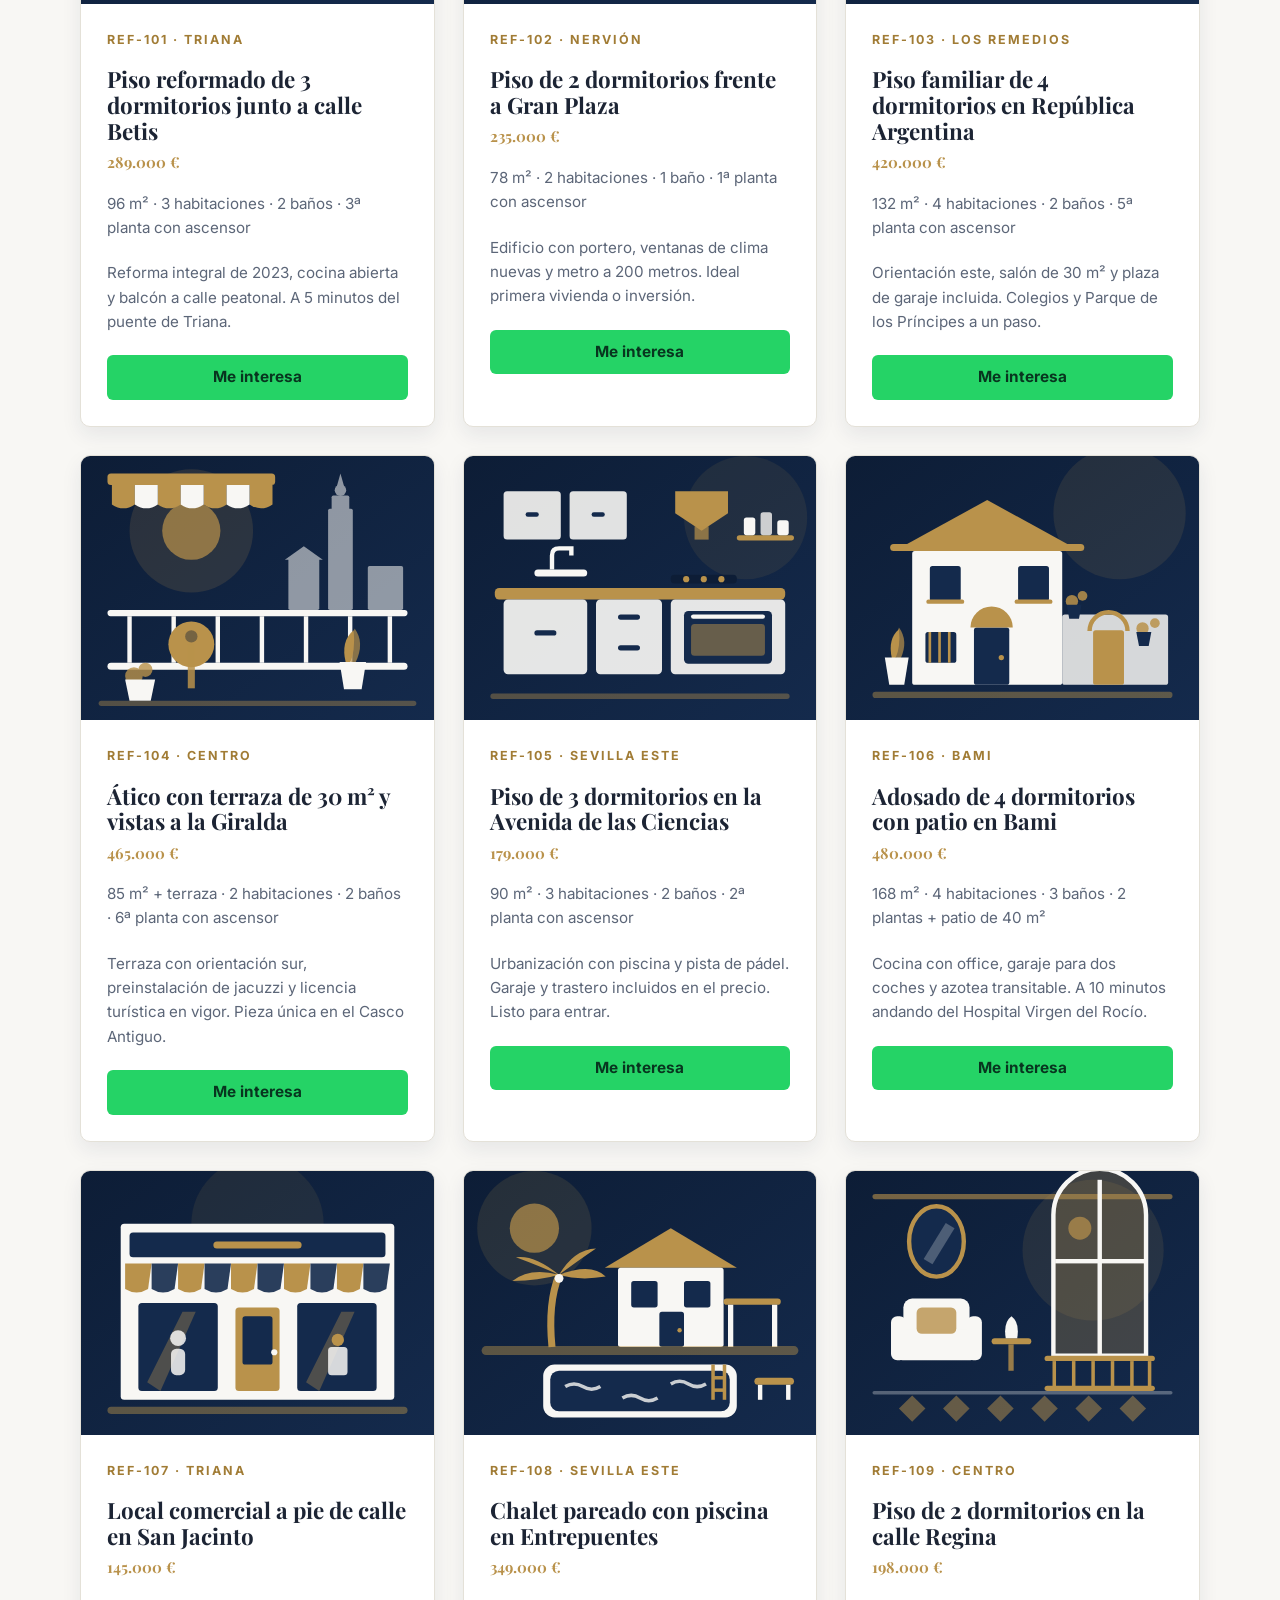
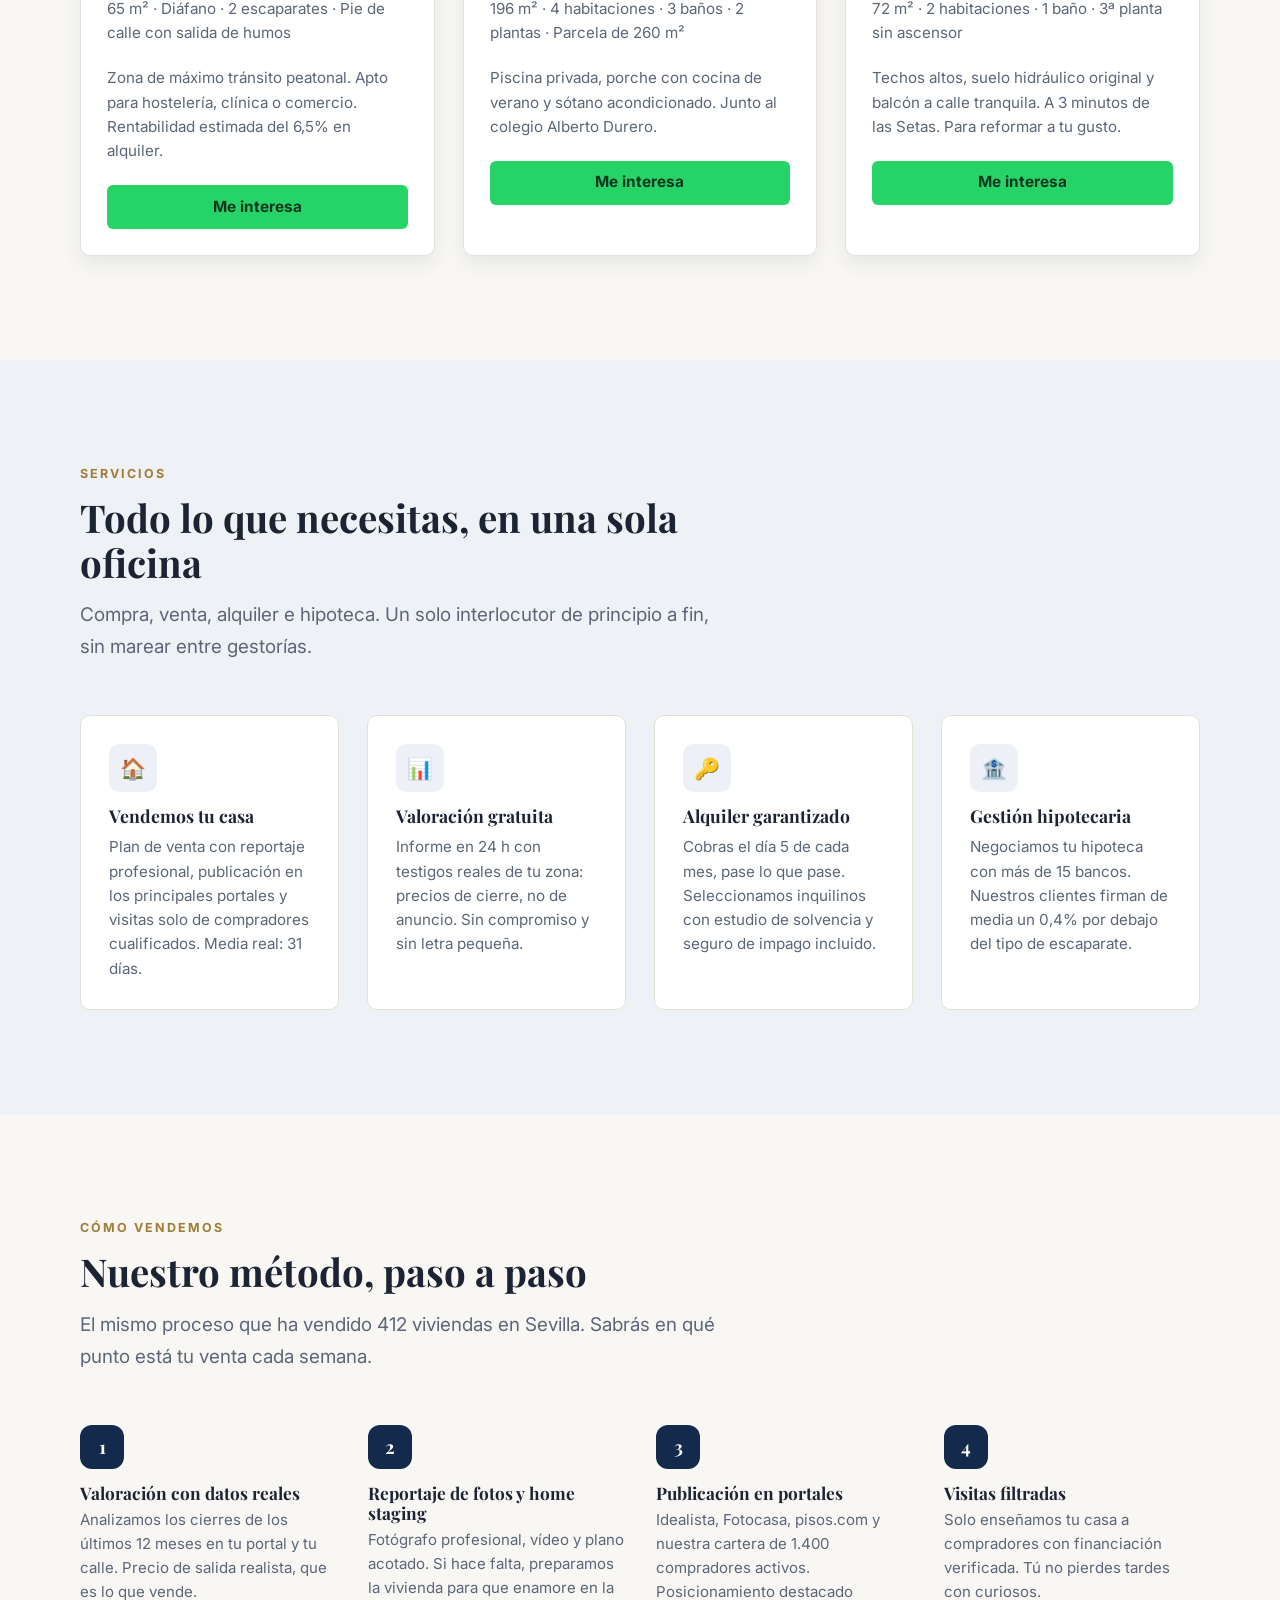
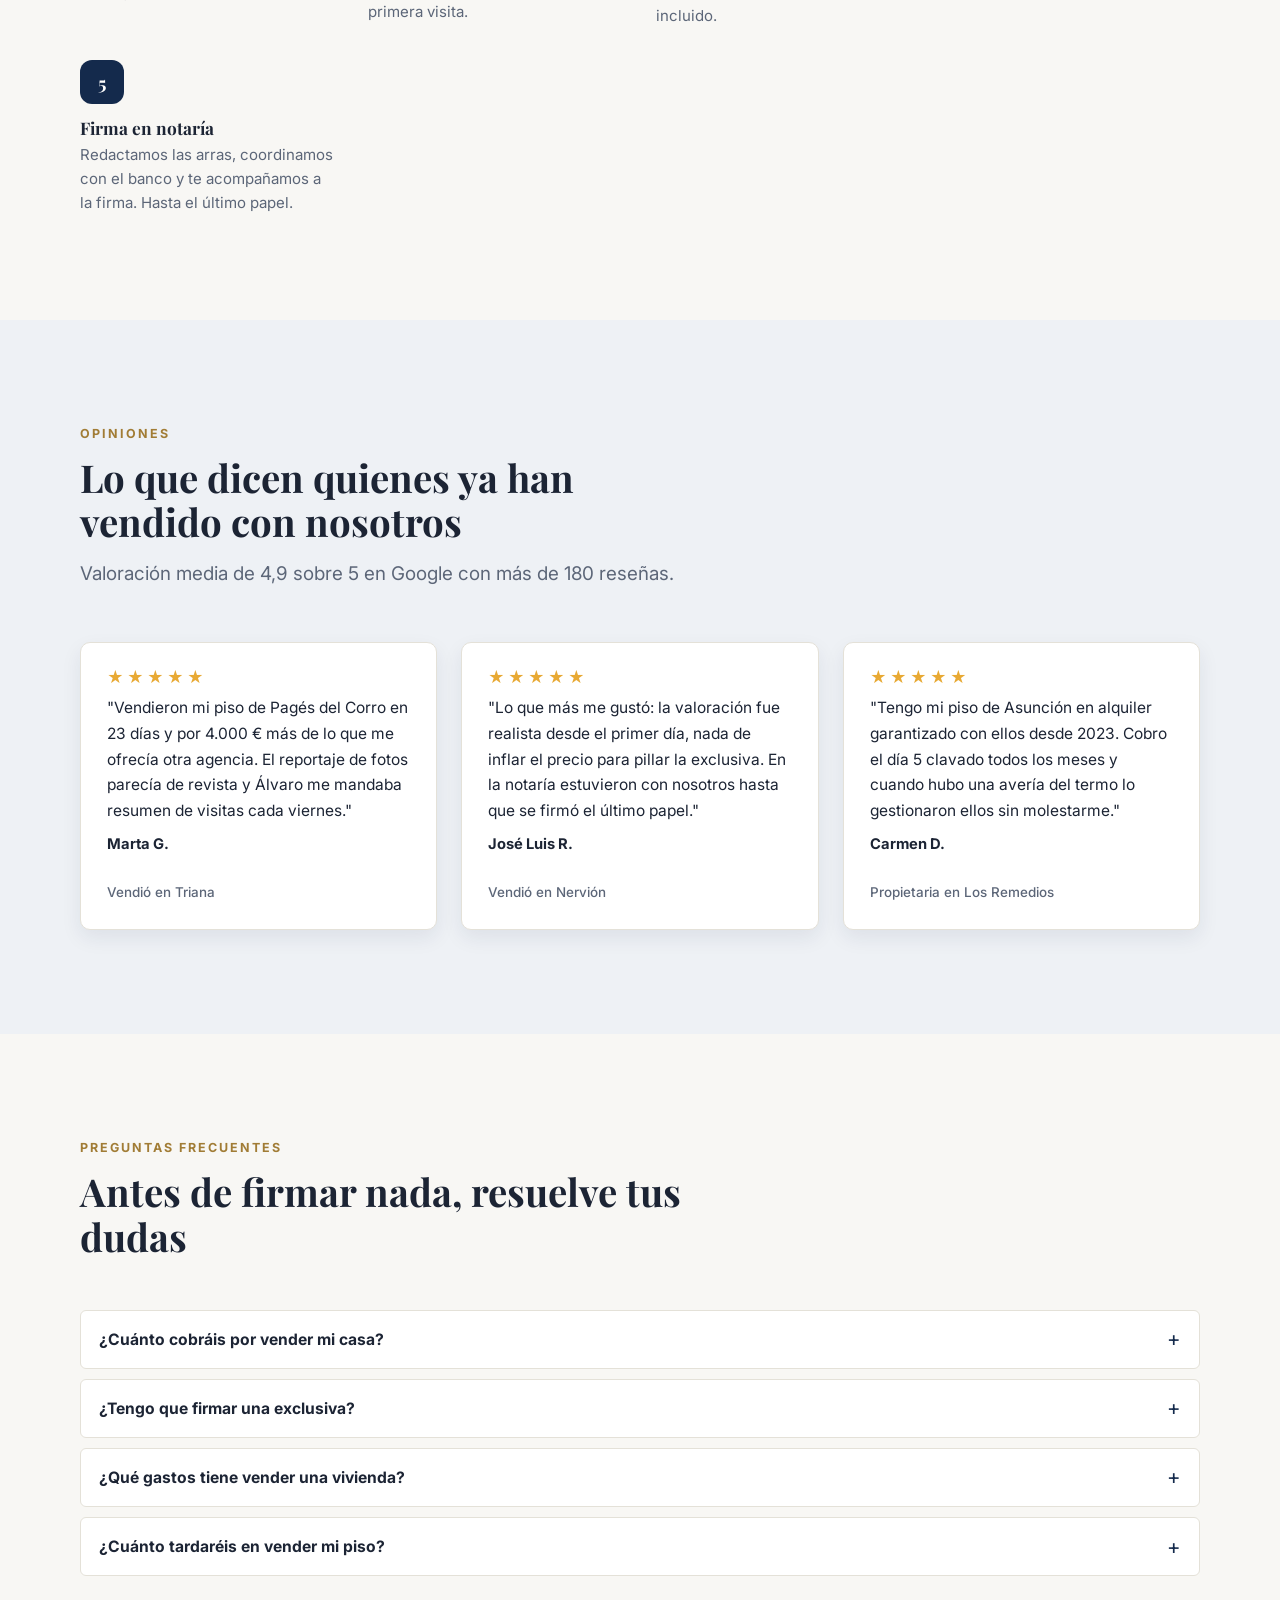
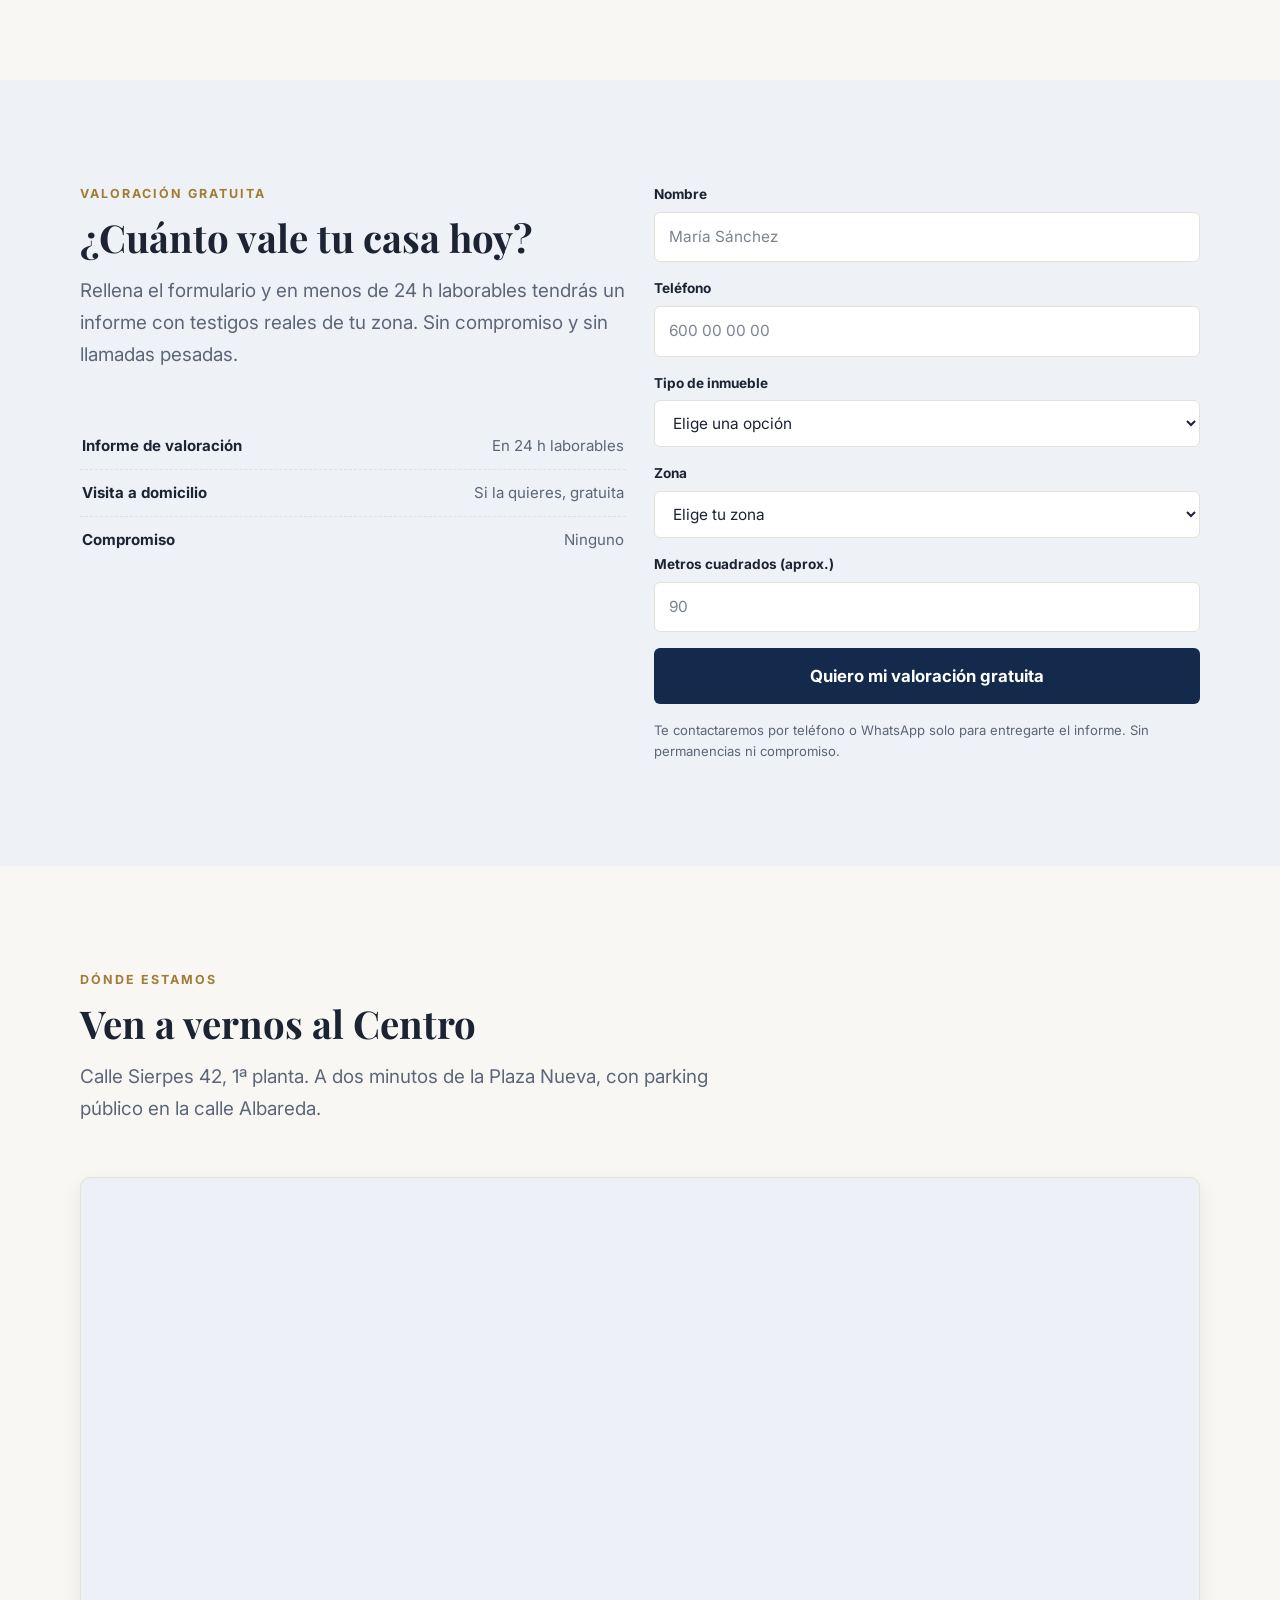
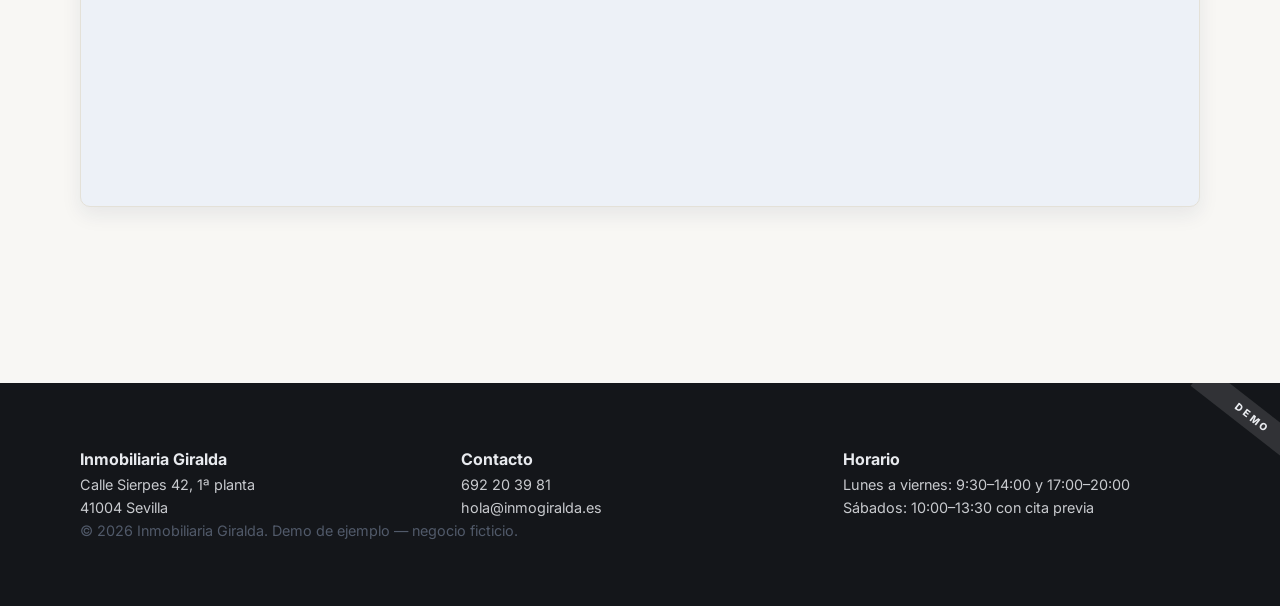
<file: inmobiliaria.html>
<!doctype html>
<html lang="es">
<head>
<meta charset="utf-8">
<meta name="viewport" content="width=device-width, initial-scale=1">
<title>Inmobiliaria Giralda — Compra y venta de viviendas en Sevilla</title>
<meta name="description" content="Inmobiliaria en el Centro de Sevilla. Vendemos tu casa en una media de 31 días: valoración gratuita, home staging, visitas filtradas y firma en notaría.">
<link rel="icon" href="favicon.svg">
<link rel="preconnect" href="https://fonts.googleapis.com">
<link rel="preconnect" href="https://fonts.gstatic.com" crossorigin>
<link rel="stylesheet" href="https://fonts.googleapis.com/css2?family=Inter:wght@400;500;600;700&family=Playfair+Display:wght@500;600;700&display=swap">
<link rel="stylesheet" href="assets/css/base.css">
<link rel="stylesheet" href="assets/css/themes.css">
<script src="assets/js/app.js" defer></script>
</head>
<body class="theme-inmobiliaria" data-sector="inmobiliaria" data-wa="Hola, me interesa una vivienda">

<div id="demobar"></div>

<header class="site-header">
  <div class="container site-header__inner">
    <a class="logo" href="#top">Inmobiliaria Giralda</a>
    <button class="nav-toggle" data-nav-toggle aria-label="Abrir menú" aria-expanded="false">
      <span></span><span></span><span></span>
    </button>
    <nav class="site-nav" data-nav>
      <a href="#inmuebles">Inmuebles</a>
      <a href="#servicios">Servicios</a>
      <a href="#proceso">Cómo vendemos</a>
      <a href="#opiniones">Opiniones</a>
      <a href="#faq">Preguntas</a>
    </nav>
    <div class="site-header__cta"><a class="btn btn--primary" href="#valoracion">Valorar mi casa</a></div>
  </div>
</header>

<main id="top">

  <!-- HERO -->
  <section class="hero hero--card">
    <div class="hero__bg">
      <img src="assets/img/inmo-hero-sevilla.svg" width="1600" height="900"
           alt="Vista de tejados y azoteas del centro histórico de Sevilla al atardecer" fetchpriority="high">
    </div>
    <div class="container hero__inner">
      <div class="hero__content">
        <span class="hero__eyebrow">Inmobiliaria en el Centro de Sevilla</span>
        <h1 class="hero__title">Tu casa, vendida al mejor precio. Sin humo y sin esperas.</h1>
        <p class="hero__lead">Llevamos 14 años vendiendo viviendas en Triana, Nervión, Los Remedios y el Centro. Valoramos con datos reales de mercado, no con promesas para conseguir tu exclusiva.</p>
        <div class="hero__actions">
          <a class="btn btn--primary btn--lg" href="#valoracion">Valoración gratuita en 24 h</a>
          <a class="btn btn--ghost btn--lg" href="#inmuebles">Ver inmuebles</a>
        </div>
        <div class="hero__stats">
          <div class="stat"><span class="stat__num">412</span><span class="stat__label">viviendas vendidas</span></div>
          <div class="stat"><span class="stat__num">31 días</span><span class="stat__label">de venta media</span></div>
          <div class="stat"><span class="stat__num">98%</span><span class="stat__label">del precio de salida conseguido</span></div>
        </div>
      </div>
      <div class="hero__card">
        <h2>Busca tu próxima casa</h2>
        <form class="form">
          <div class="field">
            <label for="buscador-zona">Zona</label>
            <select id="buscador-zona" name="zona">
              <option value="">Todas las zonas</option>
              <option>Triana</option>
              <option>Nervión</option>
              <option>Los Remedios</option>
              <option>Centro</option>
              <option>Sevilla Este</option>
              <option>Bami</option>
            </select>
          </div>
          <div class="field">
            <label for="buscador-tipo">Tipo de inmueble</label>
            <select id="buscador-tipo" name="tipo">
              <option value="">Cualquier tipo</option>
              <option>Piso</option>
              <option>Ático</option>
              <option>Casa</option>
              <option>Chalet</option>
              <option>Local</option>
            </select>
          </div>
          <div class="field">
            <label for="buscador-precio">Presupuesto máximo</label>
            <select id="buscador-precio" name="precio">
              <option value="">Sin límite</option>
              <option>Hasta 150.000 €</option>
              <option>Hasta 200.000 €</option>
              <option>Hasta 300.000 €</option>
              <option>Hasta 500.000 €</option>
            </select>
          </div>
          <a class="btn btn--primary btn--lg" href="#inmuebles">Buscar entre 9 inmuebles</a>
          <p class="form__note">Cartera actualizada a diario. ¿No encuentras lo tuyo? Te lo buscamos.</p>
        </form>
      </div>
    </div>
  </section>

  <!-- INMUEBLES + FILTROS -->
  <section class="section" id="inmuebles">
    <div class="container" data-filter-root>
      <div class="section-head reveal">
        <span class="eyebrow">Cartera de inmuebles</span>
        <h2>Viviendas seleccionadas en Sevilla</h2>
        <p class="lead">Filtra por zona, tipo y presupuesto. Cada ficha tiene fotos reales, planos y certificado energético disponibles en oficina.</p>
      </div>

      <div class="filters">
        <select data-filter="zona" aria-label="Filtrar por zona">
          <option value="">Todas las zonas</option>
          <option value="Triana">Triana</option>
          <option value="Nervión">Nervión</option>
          <option value="Los Remedios">Los Remedios</option>
          <option value="Centro">Centro</option>
          <option value="Sevilla Este">Sevilla Este</option>
          <option value="Bami">Bami</option>
        </select>
        <select data-filter="tipo" aria-label="Filtrar por tipo de inmueble">
          <option value="">Cualquier tipo</option>
          <option value="piso">Piso</option>
          <option value="atico">Ático</option>
          <option value="casa">Casa</option>
          <option value="chalet">Chalet</option>
          <option value="local">Local</option>
        </select>
        <select data-filter="precio" aria-label="Filtrar por precio máximo">
          <option value="">Sin límite</option>
          <option value="150000">Hasta 150.000 €</option>
          <option value="200000">Hasta 200.000 €</option>
          <option value="300000">Hasta 300.000 €</option>
          <option value="500000">Hasta 500.000 €</option>
        </select>
      </div>

      <p class="form__note"><span data-filter-count>9</span> inmuebles disponibles</p>

      <div class="grid grid--3 reveal">

        <article class="card" data-item data-zona="Triana" data-tipo="piso" data-precio="289000">
          <img src="assets/img/inmo-ref101.svg" width="800" height="600"
               alt="Salón luminoso de piso reformado en Triana" loading="lazy">
          <div class="card__body">
            <span class="eyebrow">REF-101 · Triana</span>
            <h3>Piso reformado de 3 dormitorios junto a calle Betis</h3>
            <p class="price-card__price">289.000 €</p>
            <p>96 m² · 3 habitaciones · 2 baños · 3ª planta con ascensor</p>
            <p>Reforma integral de 2023, cocina abierta y balcón a calle peatonal. A 5 minutos del puente de Triana.</p>
            <button class="btn btn--wa" data-wa-item data-ref="REF-101" data-msg="Hola, me interesa el piso de 3 dormitorios en Triana (REF-101)">Me interesa</button>
          </div>
        </article>

        <article class="card" data-item data-zona="Nervión" data-tipo="piso" data-precio="235000">
          <img src="assets/img/inmo-ref102.svg" width="800" height="600"
               alt="Dormitorio principal de piso en Nervión" loading="lazy">
          <div class="card__body">
            <span class="eyebrow">REF-102 · Nervión</span>
            <h3>Piso de 2 dormitorios frente a Gran Plaza</h3>
            <p class="price-card__price">235.000 €</p>
            <p>78 m² · 2 habitaciones · 1 baño · 1ª planta con ascensor</p>
            <p>Edificio con portero, ventanas de clima nuevas y metro a 200 metros. Ideal primera vivienda o inversión.</p>
            <button class="btn btn--wa" data-wa-item data-ref="REF-102" data-msg="Hola, me interesa el piso de 2 dormitorios en Nervión (REF-102)">Me interesa</button>
          </div>
        </article>

        <article class="card" data-item data-zona="Los Remedios" data-tipo="piso" data-precio="420000">
          <img src="assets/img/inmo-ref103.svg" width="800" height="600"
               alt="Salón comedor amplio de piso familiar en Los Remedios" loading="lazy">
          <div class="card__body">
            <span class="eyebrow">REF-103 · Los Remedios</span>
            <h3>Piso familiar de 4 dormitorios en República Argentina</h3>
            <p class="price-card__price">420.000 €</p>
            <p>132 m² · 4 habitaciones · 2 baños · 5ª planta con ascensor</p>
            <p>Orientación este, salón de 30 m² y plaza de garaje incluida. Colegios y Parque de los Príncipes a un paso.</p>
            <button class="btn btn--wa" data-wa-item data-ref="REF-103" data-msg="Hola, me interesa el piso de 4 dormitorios en Los Remedios (REF-103)">Me interesa</button>
          </div>
        </article>

        <article class="card" data-item data-zona="Centro" data-tipo="atico" data-precio="465000">
          <img src="assets/img/inmo-ref104.svg" width="800" height="600"
               alt="Terraza de ático con vistas al centro de Sevilla" loading="lazy">
          <div class="card__body">
            <span class="eyebrow">REF-104 · Centro</span>
            <h3>Ático con terraza de 30 m² y vistas a la Giralda</h3>
            <p class="price-card__price">465.000 €</p>
            <p>85 m² + terraza · 2 habitaciones · 2 baños · 6ª planta con ascensor</p>
            <p>Terraza con orientación sur, preinstalación de jacuzzi y licencia turística en vigor. Pieza única en el Casco Antiguo.</p>
            <button class="btn btn--wa" data-wa-item data-ref="REF-104" data-msg="Hola, me interesa el ático con terraza en el Centro (REF-104)">Me interesa</button>
          </div>
        </article>

        <article class="card" data-item data-zona="Sevilla Este" data-tipo="piso" data-precio="179000">
          <img src="assets/img/inmo-ref105.svg" width="800" height="600"
               alt="Cocina equipada de piso en Sevilla Este" loading="lazy">
          <div class="card__body">
            <span class="eyebrow">REF-105 · Sevilla Este</span>
            <h3>Piso de 3 dormitorios en la Avenida de las Ciencias</h3>
            <p class="price-card__price">179.000 €</p>
            <p>90 m² · 3 habitaciones · 2 baños · 2ª planta con ascensor</p>
            <p>Urbanización con piscina y pista de pádel. Garaje y trastero incluidos en el precio. Listo para entrar.</p>
            <button class="btn btn--wa" data-wa-item data-ref="REF-105" data-msg="Hola, me interesa el piso de 3 dormitorios en Sevilla Este (REF-105)">Me interesa</button>
          </div>
        </article>

        <article class="card" data-item data-zona="Bami" data-tipo="casa" data-precio="480000">
          <img src="assets/img/inmo-ref106.svg" width="800" height="600"
               alt="Fachada de casa adosada con patio en Bami" loading="lazy">
          <div class="card__body">
            <span class="eyebrow">REF-106 · Bami</span>
            <h3>Adosado de 4 dormitorios con patio en Bami</h3>
            <p class="price-card__price">480.000 €</p>
            <p>168 m² · 4 habitaciones · 3 baños · 2 plantas + patio de 40 m²</p>
            <p>Cocina con office, garaje para dos coches y azotea transitable. A 10 minutos andando del Hospital Virgen del Rocío.</p>
            <button class="btn btn--wa" data-wa-item data-ref="REF-106" data-msg="Hola, me interesa el adosado de 4 dormitorios en Bami (REF-106)">Me interesa</button>
          </div>
        </article>

        <article class="card" data-item data-zona="Triana" data-tipo="local" data-precio="145000">
          <img src="assets/img/inmo-ref107.svg" width="800" height="600"
               alt="Local comercial diáfano con escaparate en Triana" loading="lazy">
          <div class="card__body">
            <span class="eyebrow">REF-107 · Triana</span>
            <h3>Local comercial a pie de calle en San Jacinto</h3>
            <p class="price-card__price">145.000 €</p>
            <p>65 m² · Diáfano · 2 escaparates · Pie de calle con salida de humos</p>
            <p>Zona de máximo tránsito peatonal. Apto para hostelería, clínica o comercio. Rentabilidad estimada del 6,5% en alquiler.</p>
            <button class="btn btn--wa" data-wa-item data-ref="REF-107" data-msg="Hola, me interesa el local comercial de Triana (REF-107)">Me interesa</button>
          </div>
        </article>

        <article class="card" data-item data-zona="Sevilla Este" data-tipo="chalet" data-precio="349000">
          <img src="assets/img/inmo-ref108.svg" width="800" height="600"
               alt="Jardín con piscina de chalet pareado en Sevilla Este" loading="lazy">
          <div class="card__body">
            <span class="eyebrow">REF-108 · Sevilla Este</span>
            <h3>Chalet pareado con piscina en Entrepuentes</h3>
            <p class="price-card__price">349.000 €</p>
            <p>196 m² · 4 habitaciones · 3 baños · 2 plantas · Parcela de 260 m²</p>
            <p>Piscina privada, porche con cocina de verano y sótano acondicionado. Junto al colegio Alberto Durero.</p>
            <button class="btn btn--wa" data-wa-item data-ref="REF-108" data-msg="Hola, me interesa el chalet pareado de Sevilla Este (REF-108)">Me interesa</button>
          </div>
        </article>

        <article class="card" data-item data-zona="Centro" data-tipo="piso" data-precio="198000">
          <img src="assets/img/inmo-ref109.svg" width="800" height="600"
               alt="Salón con balcón de piso en el centro histórico de Sevilla" loading="lazy">
          <div class="card__body">
            <span class="eyebrow">REF-109 · Centro</span>
            <h3>Piso de 2 dormitorios en la calle Regina</h3>
            <p class="price-card__price">198.000 €</p>
            <p>72 m² · 2 habitaciones · 1 baño · 3ª planta sin ascensor</p>
            <p>Techos altos, suelo hidráulico original y balcón a calle tranquila. A 3 minutos de las Setas. Para reformar a tu gusto.</p>
            <button class="btn btn--wa" data-wa-item data-ref="REF-109" data-msg="Hola, me interesa el piso de 2 dormitorios en pleno Centro (REF-109)">Me interesa</button>
          </div>
        </article>

      </div>

      <p class="lead" data-filter-empty hidden>Ahora mismo no tenemos ningún inmueble con esos criterios. Avísanos por WhatsApp o en el formulario y te lo buscamos: entran viviendas nuevas cada semana.</p>
    </div>
  </section>

  <!-- SERVICIOS -->
  <section class="section section--alt" id="servicios">
    <div class="container">
      <div class="section-head reveal">
        <span class="eyebrow">Servicios</span>
        <h2>Todo lo que necesitas, en una sola oficina</h2>
        <p class="lead">Compra, venta, alquiler e hipoteca. Un solo interlocutor de principio a fin, sin marear entre gestorías.</p>
      </div>
      <div class="grid grid--4 reveal">
        <div class="feature">
          <span class="feature__icon" aria-hidden="true">🏠</span>
          <h3>Vendemos tu casa</h3>
          <p>Plan de venta con reportaje profesional, publicación en los principales portales y visitas solo de compradores cualificados. Media real: 31 días.</p>
        </div>
        <div class="feature">
          <span class="feature__icon" aria-hidden="true">📊</span>
          <h3>Valoración gratuita</h3>
          <p>Informe en 24 h con testigos reales de tu zona: precios de cierre, no de anuncio. Sin compromiso y sin letra pequeña.</p>
        </div>
        <div class="feature">
          <span class="feature__icon" aria-hidden="true">🔑</span>
          <h3>Alquiler garantizado</h3>
          <p>Cobras el día 5 de cada mes, pase lo que pase. Seleccionamos inquilinos con estudio de solvencia y seguro de impago incluido.</p>
        </div>
        <div class="feature">
          <span class="feature__icon" aria-hidden="true">🏦</span>
          <h3>Gestión hipotecaria</h3>
          <p>Negociamos tu hipoteca con más de 15 bancos. Nuestros clientes firman de media un 0,4% por debajo del tipo de escaparate.</p>
        </div>
      </div>
    </div>
  </section>

  <!-- PROCESO -->
  <section class="section" id="proceso">
    <div class="container">
      <div class="section-head reveal">
        <span class="eyebrow">Cómo vendemos</span>
        <h2>Nuestro método, paso a paso</h2>
        <p class="lead">El mismo proceso que ha vendido 412 viviendas en Sevilla. Sabrás en qué punto está tu venta cada semana.</p>
      </div>
      <ol class="steps reveal">
        <li class="step">
          <h3>Valoración con datos reales</h3>
          <p>Analizamos los cierres de los últimos 12 meses en tu portal y tu calle. Precio de salida realista, que es lo que vende.</p>
        </li>
        <li class="step">
          <h3>Reportaje de fotos y home staging</h3>
          <p>Fotógrafo profesional, vídeo y plano acotado. Si hace falta, preparamos la vivienda para que enamore en la primera visita.</p>
        </li>
        <li class="step">
          <h3>Publicación en portales</h3>
          <p>Idealista, Fotocasa, pisos.com y nuestra cartera de 1.400 compradores activos. Posicionamiento destacado incluido.</p>
        </li>
        <li class="step">
          <h3>Visitas filtradas</h3>
          <p>Solo enseñamos tu casa a compradores con financiación verificada. Tú no pierdes tardes con curiosos.</p>
        </li>
        <li class="step">
          <h3>Firma en notaría</h3>
          <p>Redactamos las arras, coordinamos con el banco y te acompañamos a la firma. Hasta el último papel.</p>
        </li>
      </ol>
    </div>
  </section>

  <!-- OPINIONES -->
  <section class="section section--alt" id="opiniones">
    <div class="container">
      <div class="section-head reveal">
        <span class="eyebrow">Opiniones</span>
        <h2>Lo que dicen quienes ya han vendido con nosotros</h2>
        <p class="lead">Valoración media de 4,9 sobre 5 en Google con más de 180 reseñas.</p>
      </div>
      <div class="reviews reveal">
        <article class="review">
          <span class="stars" aria-label="5 de 5 estrellas">★★★★★</span>
          <p class="review__text">"Vendieron mi piso de Pagés del Corro en 23 días y por 4.000 € más de lo que me ofrecía otra agencia. El reportaje de fotos parecía de revista y Álvaro me mandaba resumen de visitas cada viernes."</p>
          <p class="review__author">Marta G.</p>
          <p class="review__zone">Vendió en Triana</p>
        </article>
        <article class="review">
          <span class="stars" aria-label="5 de 5 estrellas">★★★★★</span>
          <p class="review__text">"Lo que más me gustó: la valoración fue realista desde el primer día, nada de inflar el precio para pillar la exclusiva. En la notaría estuvieron con nosotros hasta que se firmó el último papel."</p>
          <p class="review__author">José Luis R.</p>
          <p class="review__zone">Vendió en Nervión</p>
        </article>
        <article class="review">
          <span class="stars" aria-label="5 de 5 estrellas">★★★★★</span>
          <p class="review__text">"Tengo mi piso de Asunción en alquiler garantizado con ellos desde 2023. Cobro el día 5 clavado todos los meses y cuando hubo una avería del termo lo gestionaron ellos sin molestarme."</p>
          <p class="review__author">Carmen D.</p>
          <p class="review__zone">Propietaria en Los Remedios</p>
        </article>
      </div>
    </div>
  </section>

  <!-- FAQ -->
  <section class="section" id="faq">
    <div class="container">
      <div class="section-head reveal">
        <span class="eyebrow">Preguntas frecuentes</span>
        <h2>Antes de firmar nada, resuelve tus dudas</h2>
      </div>
      <div class="faq reveal">
        <details class="faq__item">
          <summary>¿Cuánto cobráis por vender mi casa?</summary>
          <div class="faq__body">
            <p>Nuestros honorarios son un porcentaje fijo del precio de venta, con IVA incluido y pactado por escrito antes de empezar. Solo cobramos si vendemos: la valoración, el reportaje y la publicación en portales no te cuestan nada aunque la venta no se cierre.</p>
          </div>
        </details>
        <details class="faq__item">
          <summary>¿Tengo que firmar una exclusiva?</summary>
          <div class="faq__body">
            <p>Trabajamos en exclusiva de 3 meses porque es lo que nos permite invertir en fotografía, home staging y posicionamiento destacado. Si en ese plazo no hay ofertas al precio pactado, quedas libre sin ninguna penalización.</p>
          </div>
        </details>
        <details class="faq__item">
          <summary>¿Qué gastos tiene vender una vivienda?</summary>
          <div class="faq__body">
            <p>Como vendedor pagas la plusvalía municipal, la parte proporcional del IBI del año, la cancelación de hipoteca si la hay y el certificado energético. Te entregamos un cuadro con todos los importes estimados junto a la valoración, para que sepas el neto que te llevarás antes de decidir.</p>
          </div>
        </details>
        <details class="faq__item">
          <summary>¿Cuánto tardaréis en vender mi piso?</summary>
          <div class="faq__body">
            <p>Nuestra media en 2025 fue de 31 días desde la publicación hasta la reserva, con precio de salida realista. Las viviendas bien valoradas en Triana, Nervión y Los Remedios suelen recibir ofertas en las dos primeras semanas.</p>
          </div>
        </details>
      </div>
    </div>
  </section>

  <!-- VALORACIÓN -->
  <section class="section section--alt" id="valoracion">
    <div class="container">
      <div class="grid grid--2">
        <div class="reveal">
          <div class="section-head">
            <span class="eyebrow">Valoración gratuita</span>
            <h2>¿Cuánto vale tu casa hoy?</h2>
            <p class="lead">Rellena el formulario y en menos de 24 h laborables tendrás un informe con testigos reales de tu zona. Sin compromiso y sin llamadas pesadas.</p>
          </div>
          <div class="hours">
            <div class="hours__row"><span class="hours__day">Informe de valoración</span><span class="hours__time">En 24 h laborables</span></div>
            <div class="hours__row"><span class="hours__day">Visita a domicilio</span><span class="hours__time">Si la quieres, gratuita</span></div>
            <div class="hours__row"><span class="hours__day">Compromiso</span><span class="hours__time">Ninguno</span></div>
          </div>
        </div>
        <form class="form reveal" id="form-valoracion" data-demo-form data-toast="DEMO: esta solicitud de valoración llegaría a tu WhatsApp y a tu email al instante">
          <div class="field">
            <label for="val-nombre">Nombre</label>
            <input id="val-nombre" name="nombre" type="text" autocomplete="name" placeholder="María Sánchez" required>
          </div>
          <div class="field">
            <label for="val-telefono">Teléfono</label>
            <input id="val-telefono" name="telefono" type="tel" autocomplete="tel" placeholder="600 00 00 00" required>
          </div>
          <div class="field">
            <label for="val-tipo">Tipo de inmueble</label>
            <select id="val-tipo" name="tipo" required>
              <option value="" selected disabled>Elige una opción</option>
              <option>Piso</option>
              <option>Ático</option>
              <option>Casa</option>
              <option>Chalet</option>
              <option>Local</option>
            </select>
          </div>
          <div class="field">
            <label for="val-zona">Zona</label>
            <select id="val-zona" name="zona" required>
              <option value="" selected disabled>Elige tu zona</option>
              <option>Triana</option>
              <option>Nervión</option>
              <option>Los Remedios</option>
              <option>Centro</option>
              <option>Sevilla Este</option>
              <option>Bami</option>
              <option>Otra zona de Sevilla</option>
            </select>
          </div>
          <div class="field">
            <label for="val-metros">Metros cuadrados (aprox.)</label>
            <input id="val-metros" name="metros" type="number" min="20" max="1000" placeholder="90" required>
          </div>
          <button class="btn btn--primary btn--lg" type="submit">Quiero mi valoración gratuita</button>
          <p class="form__note">Te contactaremos por teléfono o WhatsApp solo para entregarte el informe. Sin permanencias ni compromiso.</p>
        </form>
      </div>
    </div>
  </section>

  <!-- MAPA -->
  <section class="section" id="donde">
    <div class="container">
      <div class="section-head reveal">
        <span class="eyebrow">Dónde estamos</span>
        <h2>Ven a vernos al Centro</h2>
        <p class="lead">Calle Sierpes 42, 1ª planta. A dos minutos de la Plaza Nueva, con parking público en la calle Albareda.</p>
      </div>
      <div class="map reveal">
        <iframe title="Ubicación de Inmobiliaria Giralda en Sevilla" loading="lazy"
          src="https://www.openstreetmap.org/export/embed.html?bbox=-6.0030,37.3800,-5.9830,37.3920&layer=mapnik&marker=37.3860,-5.9930"></iframe>
      </div>
    </div>
  </section>

</main>

<footer class="site-footer">
  <div class="container site-footer__inner">
    <div>
      <strong>Inmobiliaria Giralda</strong>
      <p>Calle Sierpes 42, 1ª planta<br>41004 Sevilla</p>
    </div>
    <div>
      <strong>Contacto</strong>
      <p>692 20 39 81<br>hola@inmogiralda.es</p>
    </div>
    <div>
      <strong>Horario</strong>
      <p>Lunes a viernes: 9:30–14:00 y 17:00–20:00<br>Sábados: 10:00–13:30 con cita previa</p>
    </div>
  </div>
  <div class="container">
    <p class="form__note">© <span data-year></span> Inmobiliaria Giralda. Demo de ejemplo — negocio ficticio.</p>
  </div>
  <span class="demo-ribbon">DEMO</span>
</footer>
</body>
</html>
</file>
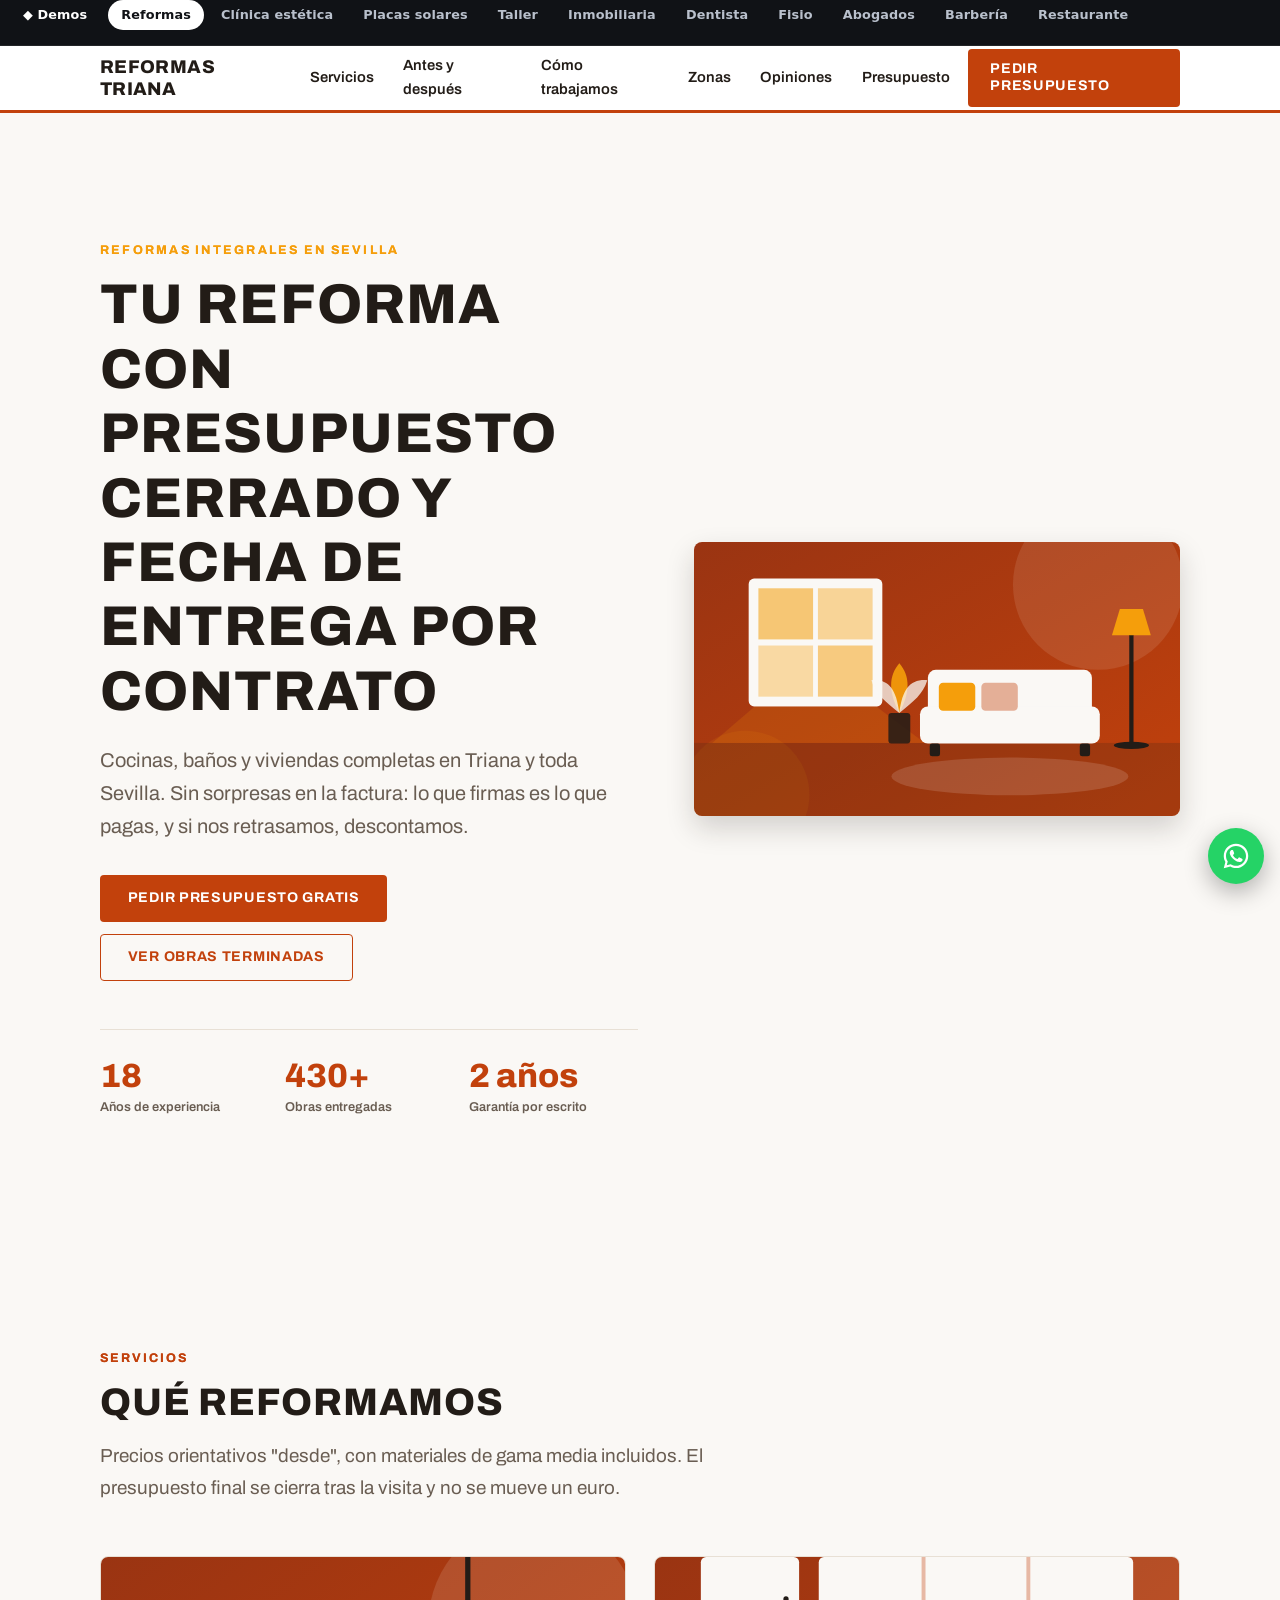
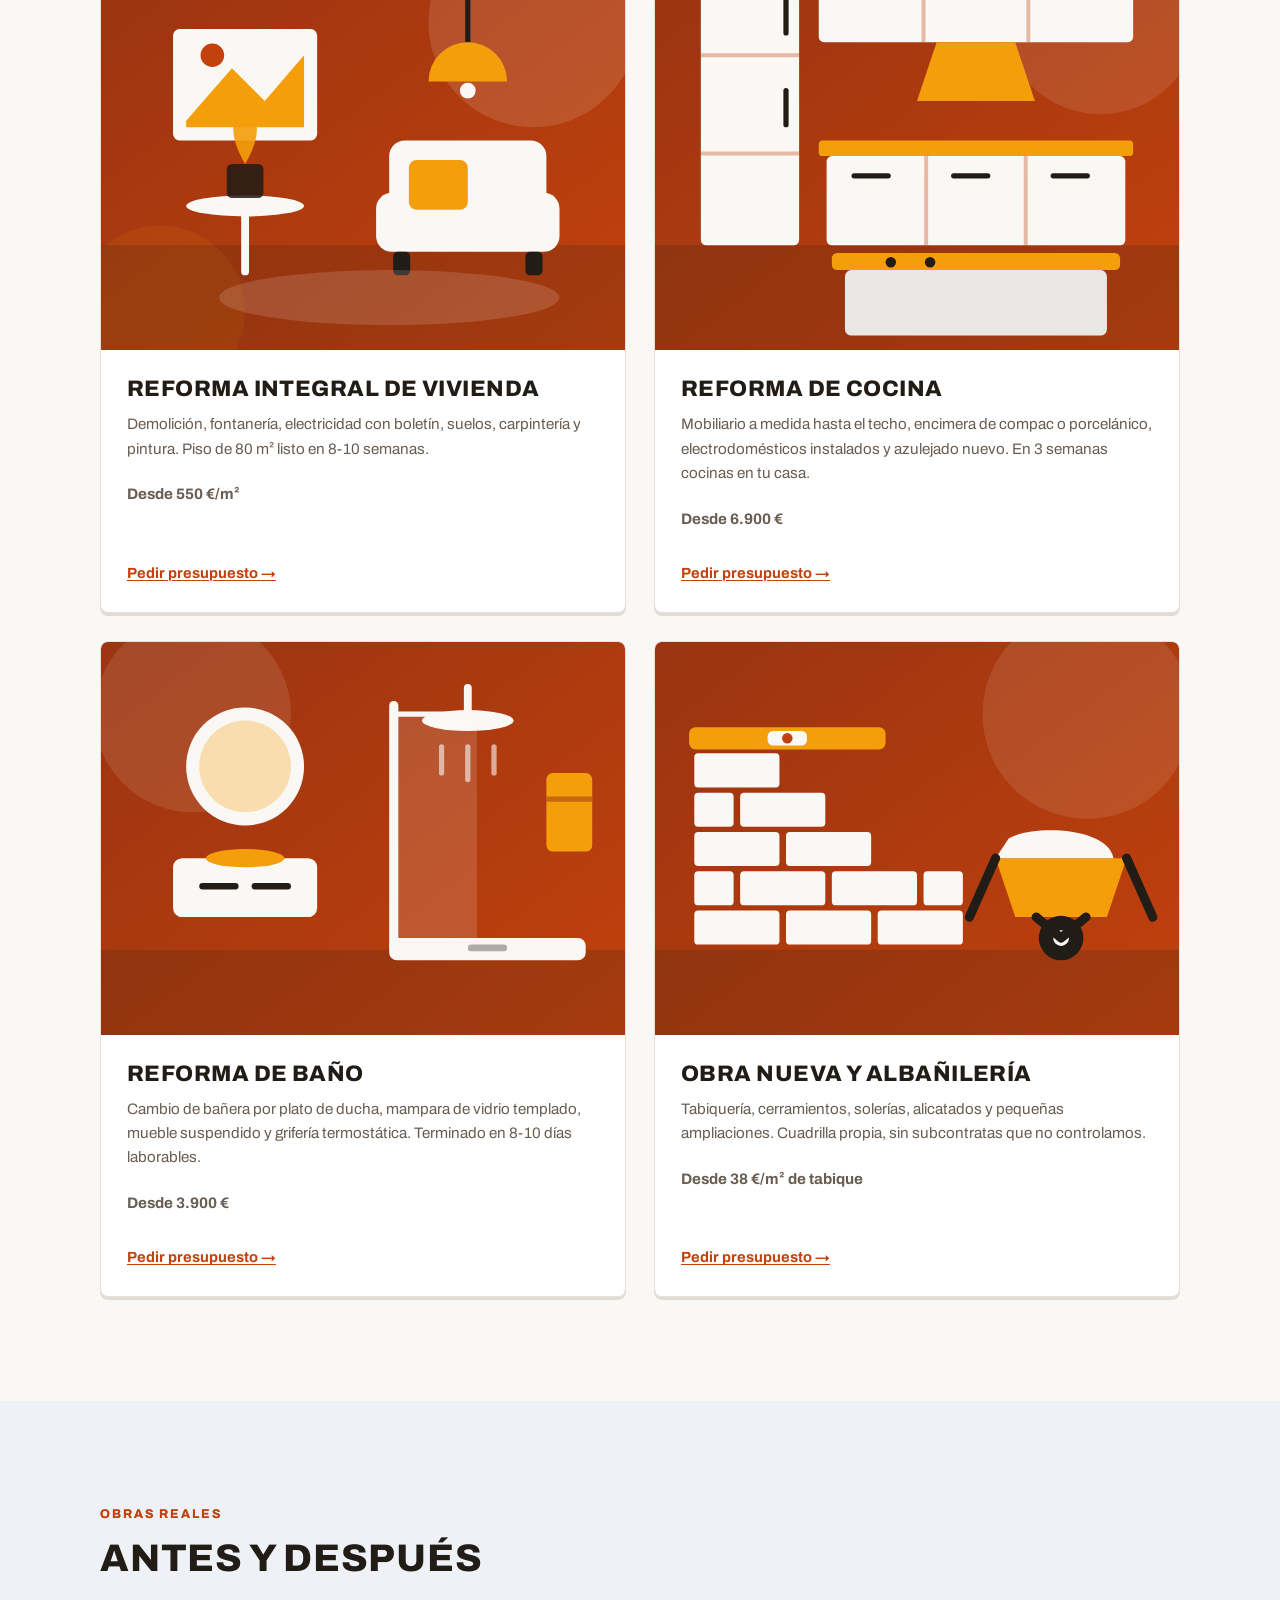
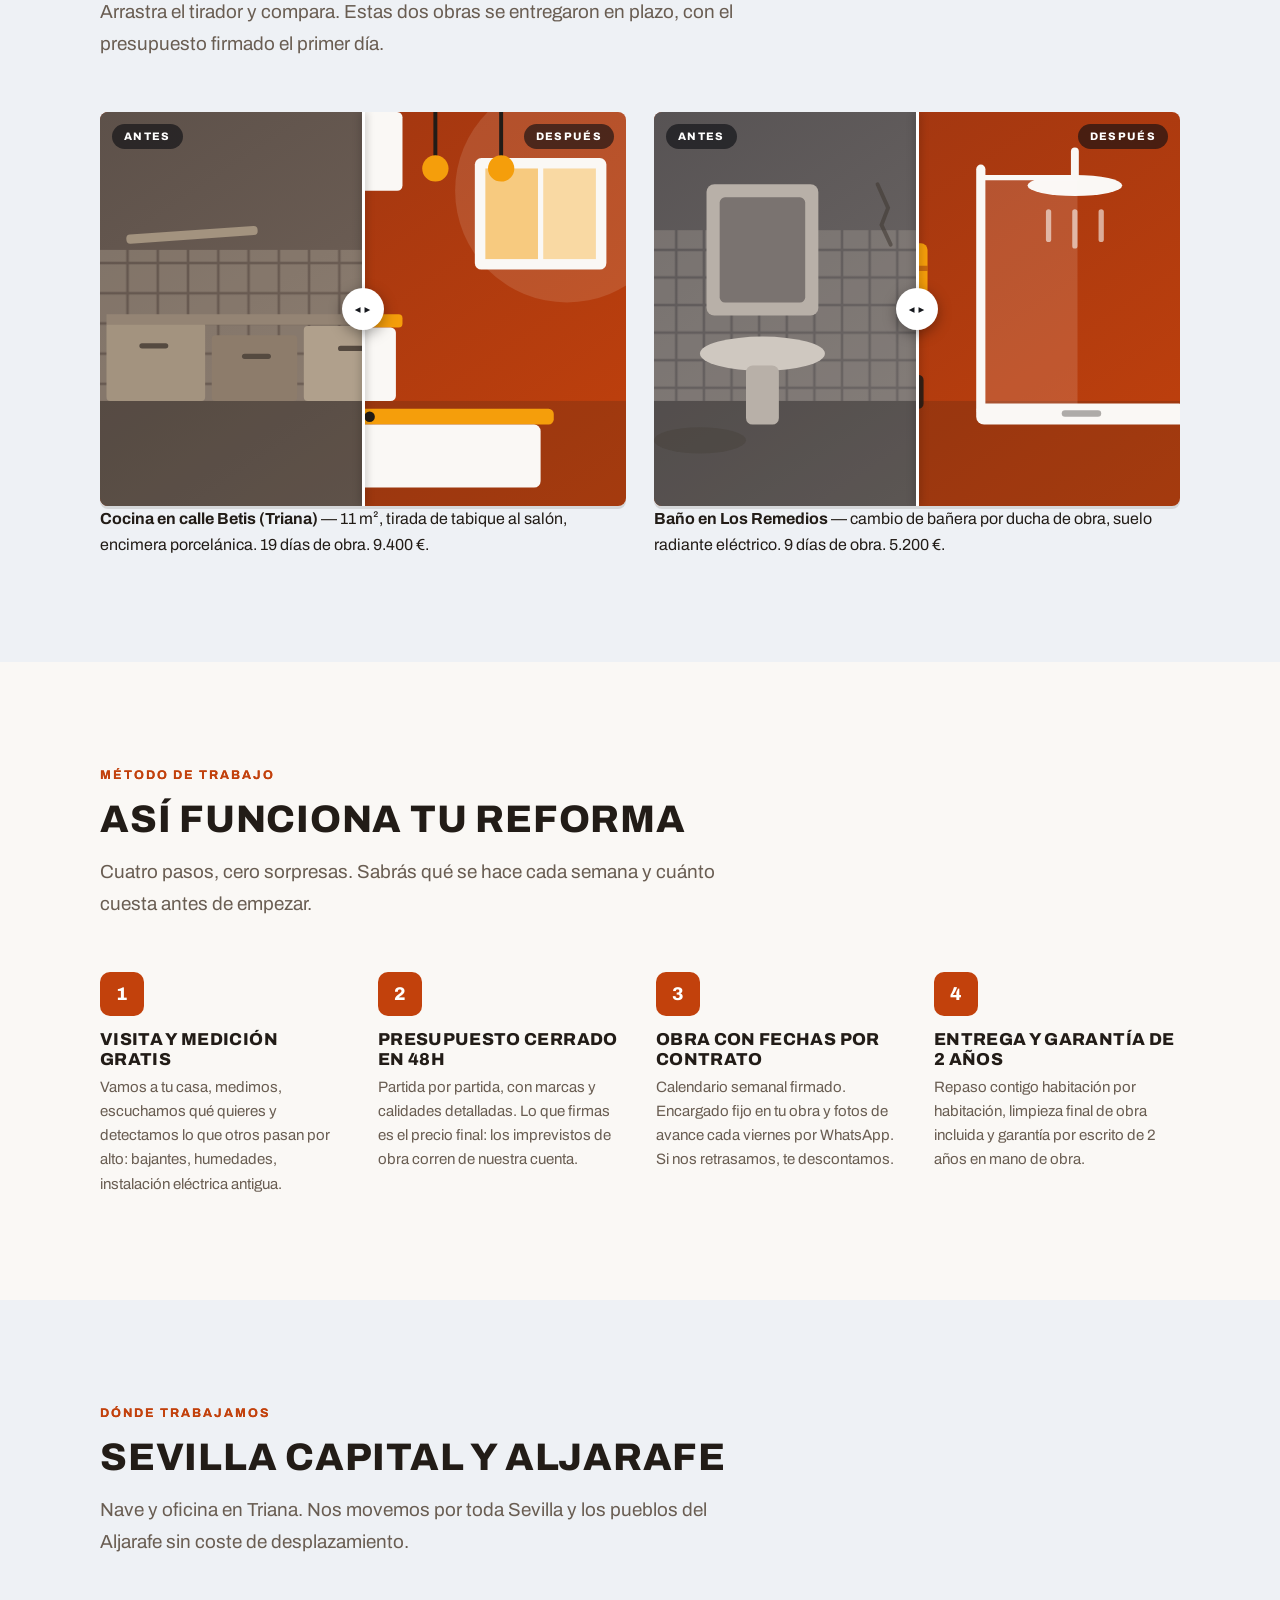
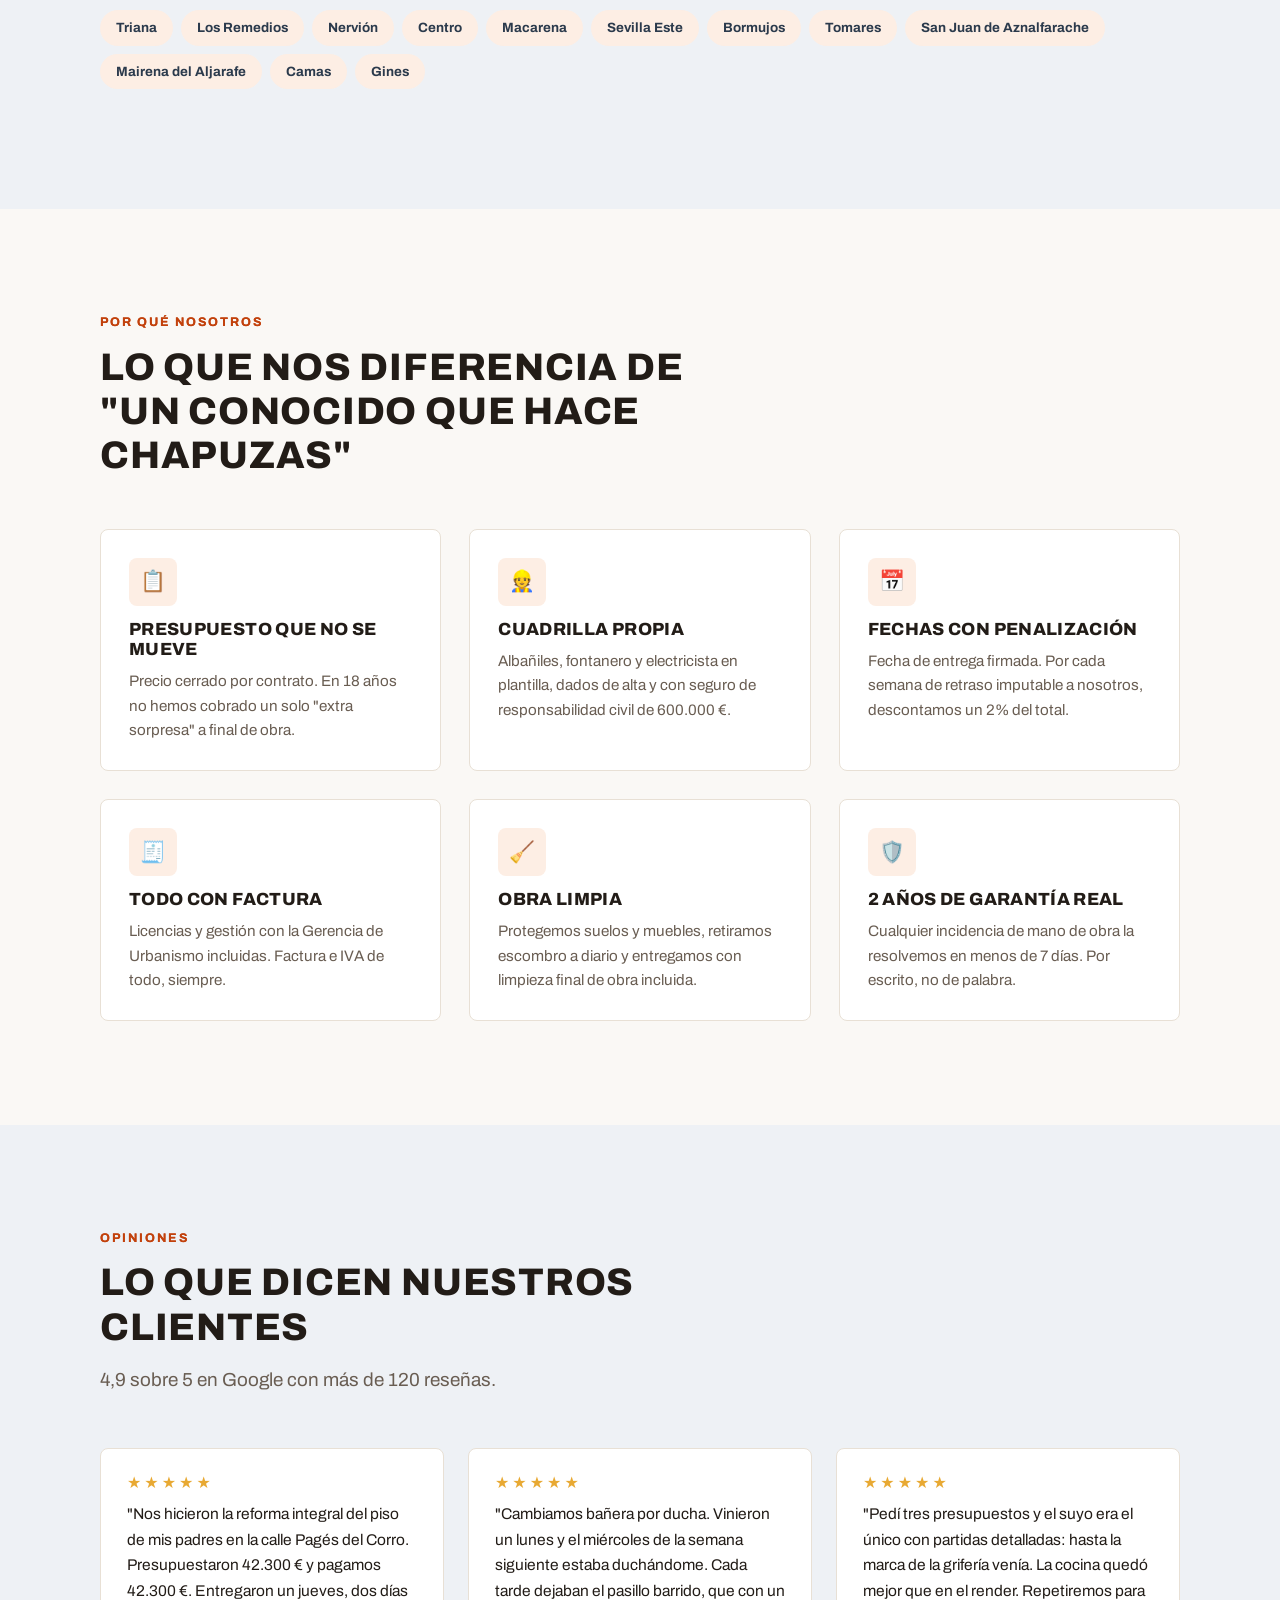
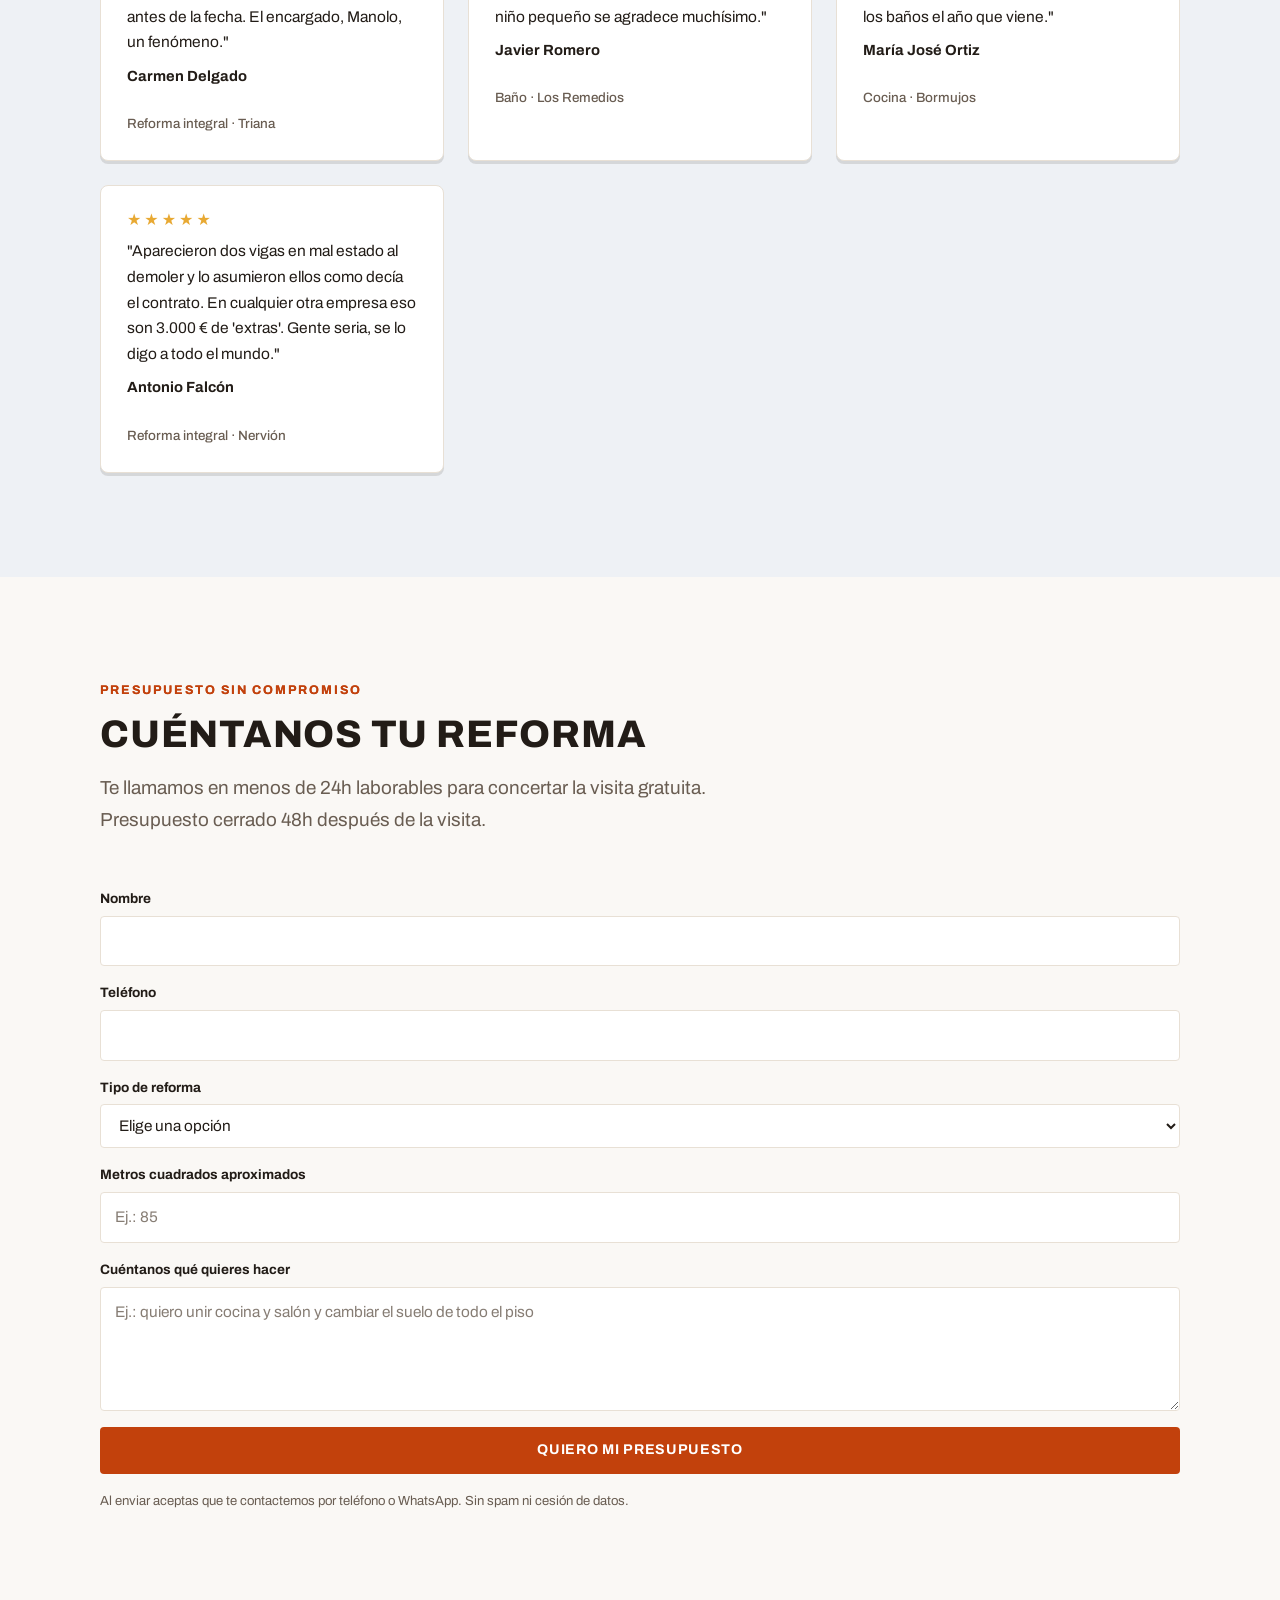
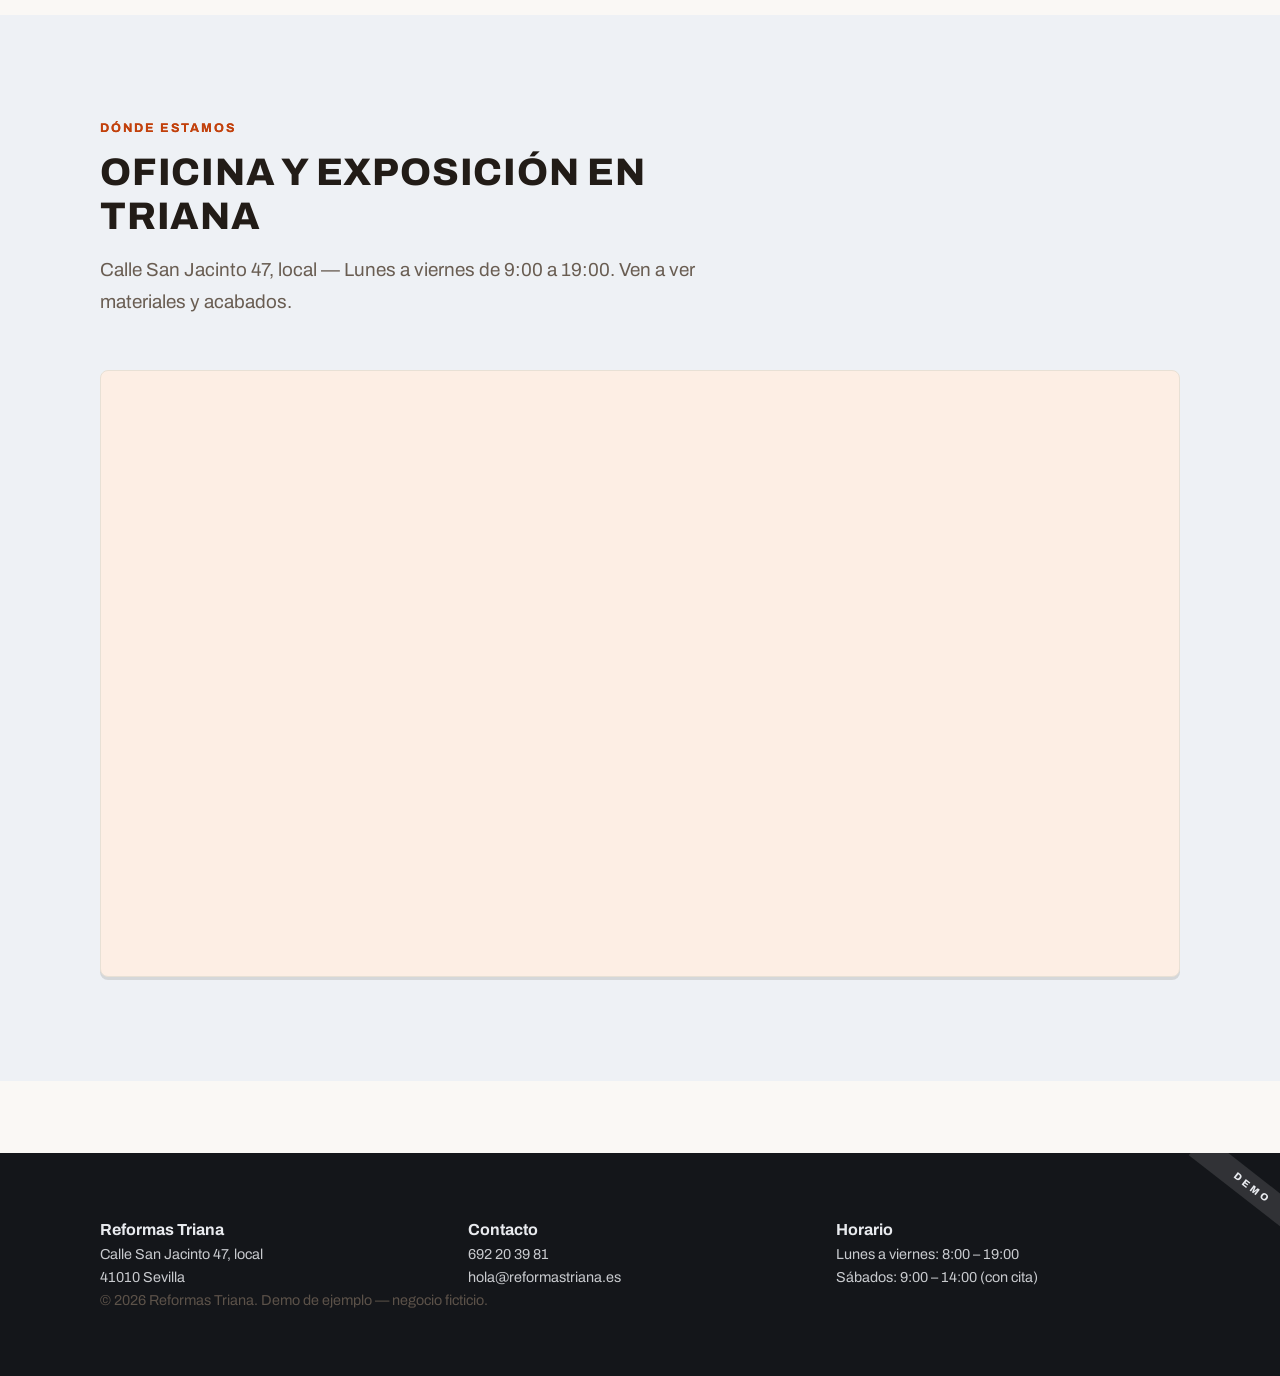
<file: reformas.html>
<!doctype html>
<html lang="es">
<head>
<meta charset="utf-8">
<meta name="viewport" content="width=device-width, initial-scale=1">
<title>Reformas Triana — Reformas integrales con presupuesto cerrado en Sevilla</title>
<meta name="description" content="Reformas integrales, cocinas y baños en Triana y toda Sevilla. Presupuesto cerrado en 48h, fechas por contrato y 2 años de garantía por escrito.">
<link rel="icon" href="favicon.svg">
<link rel="preconnect" href="https://fonts.googleapis.com">
<link rel="preconnect" href="https://fonts.gstatic.com" crossorigin>
<link rel="stylesheet" href="https://fonts.googleapis.com/css2?family=Archivo:wght@400;500;600;700;800&display=swap">
<link rel="stylesheet" href="assets/css/base.css">
<link rel="stylesheet" href="assets/css/themes.css">
<script src="assets/js/app.js" defer></script>
</head>
<body class="theme-reformas" data-sector="reformas" data-wa="Hola, quiero presupuesto para una reforma">

<div id="demobar"></div>

<header class="site-header">
  <div class="container site-header__inner">
    <a class="logo" href="#top">Reformas Triana</a>
    <button class="nav-toggle" data-nav-toggle aria-label="Abrir menú" aria-expanded="false">
      <span></span><span></span><span></span>
    </button>
    <nav class="site-nav" data-nav>
      <a href="#servicios">Servicios</a>
      <a href="#obras">Antes y después</a>
      <a href="#proceso">Cómo trabajamos</a>
      <a href="#zonas">Zonas</a>
      <a href="#opiniones">Opiniones</a>
      <a href="#contacto">Presupuesto</a>
    </nav>
    <div class="site-header__cta"><a class="btn btn--primary" href="#contacto">Pedir presupuesto</a></div>
  </div>
</header>

<main id="top">

  <!-- 1. HERO -->
  <section class="hero hero--split">
    <div class="container hero__inner">
      <div class="hero__content">
        <p class="hero__eyebrow">Reformas integrales en Sevilla</p>
        <h1 class="hero__title">Tu reforma con presupuesto cerrado y fecha de entrega por contrato</h1>
        <p class="hero__lead">Cocinas, baños y viviendas completas en Triana y toda Sevilla. Sin sorpresas en la factura: lo que firmas es lo que pagas, y si nos retrasamos, descontamos.</p>
        <div class="hero__actions">
          <a class="btn btn--primary btn--lg" href="#contacto">Pedir presupuesto gratis</a>
          <a class="btn btn--ghost btn--lg" href="#obras">Ver obras terminadas</a>
        </div>
        <div class="hero__stats">
          <div class="stat">
            <span class="stat__num">18</span>
            <span class="stat__label">Años de experiencia</span>
          </div>
          <div class="stat">
            <span class="stat__num">430+</span>
            <span class="stat__label">Obras entregadas</span>
          </div>
          <div class="stat">
            <span class="stat__num">2 años</span>
            <span class="stat__label">Garantía por escrito</span>
          </div>
        </div>
      </div>
      <div class="hero__media">
        <img src="assets/img/reformas-hero-obra.svg" width="1600" height="900" alt="Reforma integral de vivienda terminada en Triana" fetchpriority="high">
      </div>
    </div>
  </section>

  <!-- 2. SERVICIOS -->
  <section class="section" id="servicios">
    <div class="container">
      <div class="section-head reveal">
        <p class="eyebrow">Servicios</p>
        <h2>Qué reformamos</h2>
        <p class="lead">Precios orientativos "desde", con materiales de gama media incluidos. El presupuesto final se cierra tras la visita y no se mueve un euro.</p>
      </div>
      <div class="grid grid--2 reveal">
        <div class="card">
          <img src="assets/img/reformas-integral-piso.svg" width="800" height="600" alt="Salón de vivienda tras reforma integral" loading="lazy">
          <div class="card__body">
            <h3>Reforma integral de vivienda</h3>
            <p>Demolición, fontanería, electricidad con boletín, suelos, carpintería y pintura. Piso de 80 m² listo en 8-10 semanas.</p>
            <p><strong>Desde 550 €/m²</strong></p>
            <a class="card__more" href="#contacto">Pedir presupuesto →</a>
          </div>
        </div>
        <div class="card">
          <img src="assets/img/reformas-cocina-servicio.svg" width="800" height="600" alt="Cocina reformada con muebles hasta el techo" loading="lazy">
          <div class="card__body">
            <h3>Reforma de cocina</h3>
            <p>Mobiliario a medida hasta el techo, encimera de compac o porcelánico, electrodomésticos instalados y azulejado nuevo. En 3 semanas cocinas en tu casa.</p>
            <p><strong>Desde 6.900 €</strong></p>
            <a class="card__more" href="#contacto">Pedir presupuesto →</a>
          </div>
        </div>
        <div class="card">
          <img src="assets/img/reformas-bano-servicio.svg" width="800" height="600" alt="Baño reformado con plato de ducha y mampara" loading="lazy">
          <div class="card__body">
            <h3>Reforma de baño</h3>
            <p>Cambio de bañera por plato de ducha, mampara de vidrio templado, mueble suspendido y grifería termostática. Terminado en 8-10 días laborables.</p>
            <p><strong>Desde 3.900 €</strong></p>
            <a class="card__more" href="#contacto">Pedir presupuesto →</a>
          </div>
        </div>
        <div class="card">
          <img src="assets/img/reformas-albanileria.svg" width="800" height="600" alt="Trabajos de albañilería y obra nueva" loading="lazy">
          <div class="card__body">
            <h3>Obra nueva y albañilería</h3>
            <p>Tabiquería, cerramientos, solerías, alicatados y pequeñas ampliaciones. Cuadrilla propia, sin subcontratas que no controlamos.</p>
            <p><strong>Desde 38 €/m² de tabique</strong></p>
            <a class="card__more" href="#contacto">Pedir presupuesto →</a>
          </div>
        </div>
      </div>
    </div>
  </section>

  <!-- 3. ANTES / DESPUÉS -->
  <section class="section section--alt" id="obras">
    <div class="container">
      <div class="section-head reveal">
        <p class="eyebrow">Obras reales</p>
        <h2>Antes y después</h2>
        <p class="lead">Arrastra el tirador y compara. Estas dos obras se entregaron en plazo, con el presupuesto firmado el primer día.</p>
      </div>
      <div class="grid grid--2 reveal">
        <div>
          <div class="ba" data-ba>
            <img class="ba__img ba__img--after" src="assets/img/reformas-cocina-despues.svg" width="900" height="600" alt="Cocina después de la reforma, con isla y muebles nuevos" loading="lazy">
            <div class="ba__before"><img src="assets/img/reformas-cocina-antes.svg" width="900" height="600" alt="Cocina antes de la reforma, anticuada y sin espacio" loading="lazy"></div>
            <input class="ba__range" type="range" min="0" max="100" value="50" aria-label="Comparar antes y después de la cocina">
            <span class="ba__handle" aria-hidden="true"></span>
            <span class="ba__tag ba__tag--a">ANTES</span>
            <span class="ba__tag ba__tag--b">DESPUÉS</span>
          </div>
          <p><strong>Cocina en calle Betis (Triana)</strong> — 11 m², tirada de tabique al salón, encimera porcelánica. 19 días de obra. 9.400 €.</p>
        </div>
        <div>
          <div class="ba" data-ba>
            <img class="ba__img ba__img--after" src="assets/img/reformas-bano-despues.svg" width="900" height="600" alt="Baño después de la reforma, con ducha de obra y mueble suspendido" loading="lazy">
            <div class="ba__before"><img src="assets/img/reformas-bano-antes.svg" width="900" height="600" alt="Baño antes de la reforma, con bañera antigua" loading="lazy"></div>
            <input class="ba__range" type="range" min="0" max="100" value="50" aria-label="Comparar antes y después del baño">
            <span class="ba__handle" aria-hidden="true"></span>
            <span class="ba__tag ba__tag--a">ANTES</span>
            <span class="ba__tag ba__tag--b">DESPUÉS</span>
          </div>
          <p><strong>Baño en Los Remedios</strong> — cambio de bañera por ducha de obra, suelo radiante eléctrico. 9 días de obra. 5.200 €.</p>
        </div>
      </div>
    </div>
  </section>

  <!-- 4. PROCESO -->
  <section class="section" id="proceso">
    <div class="container">
      <div class="section-head reveal">
        <p class="eyebrow">Método de trabajo</p>
        <h2>Así funciona tu reforma</h2>
        <p class="lead">Cuatro pasos, cero sorpresas. Sabrás qué se hace cada semana y cuánto cuesta antes de empezar.</p>
      </div>
      <ol class="steps reveal">
        <li class="step">
          <h3>Visita y medición gratis</h3>
          <p>Vamos a tu casa, medimos, escuchamos qué quieres y detectamos lo que otros pasan por alto: bajantes, humedades, instalación eléctrica antigua.</p>
        </li>
        <li class="step">
          <h3>Presupuesto cerrado en 48h</h3>
          <p>Partida por partida, con marcas y calidades detalladas. Lo que firmas es el precio final: los imprevistos de obra corren de nuestra cuenta.</p>
        </li>
        <li class="step">
          <h3>Obra con fechas por contrato</h3>
          <p>Calendario semanal firmado. Encargado fijo en tu obra y fotos de avance cada viernes por WhatsApp. Si nos retrasamos, te descontamos.</p>
        </li>
        <li class="step">
          <h3>Entrega y garantía de 2 años</h3>
          <p>Repaso contigo habitación por habitación, limpieza final de obra incluida y garantía por escrito de 2 años en mano de obra.</p>
        </li>
      </ol>
    </div>
  </section>

  <!-- 5. ZONAS -->
  <section class="section section--alt" id="zonas">
    <div class="container">
      <div class="section-head reveal">
        <p class="eyebrow">Dónde trabajamos</p>
        <h2>Sevilla capital y Aljarafe</h2>
        <p class="lead">Nave y oficina en Triana. Nos movemos por toda Sevilla y los pueblos del Aljarafe sin coste de desplazamiento.</p>
      </div>
      <div class="chips reveal">
        <span class="chip">Triana</span>
        <span class="chip">Los Remedios</span>
        <span class="chip">Nervión</span>
        <span class="chip">Centro</span>
        <span class="chip">Macarena</span>
        <span class="chip">Sevilla Este</span>
        <span class="chip">Bormujos</span>
        <span class="chip">Tomares</span>
        <span class="chip">San Juan de Aznalfarache</span>
        <span class="chip">Mairena del Aljarafe</span>
        <span class="chip">Camas</span>
        <span class="chip">Gines</span>
      </div>
    </div>
  </section>

  <!-- 6. POR QUÉ NOSOTROS -->
  <section class="section" id="garantias">
    <div class="container">
      <div class="section-head reveal">
        <p class="eyebrow">Por qué nosotros</p>
        <h2>Lo que nos diferencia de "un conocido que hace chapuzas"</h2>
      </div>
      <div class="grid grid--3 reveal">
        <div class="feature">
          <span class="feature__icon">📋</span>
          <h3>Presupuesto que no se mueve</h3>
          <p>Precio cerrado por contrato. En 18 años no hemos cobrado un solo "extra sorpresa" a final de obra.</p>
        </div>
        <div class="feature">
          <span class="feature__icon">👷</span>
          <h3>Cuadrilla propia</h3>
          <p>Albañiles, fontanero y electricista en plantilla, dados de alta y con seguro de responsabilidad civil de 600.000 €.</p>
        </div>
        <div class="feature">
          <span class="feature__icon">📅</span>
          <h3>Fechas con penalización</h3>
          <p>Fecha de entrega firmada. Por cada semana de retraso imputable a nosotros, descontamos un 2% del total.</p>
        </div>
        <div class="feature">
          <span class="feature__icon">🧾</span>
          <h3>Todo con factura</h3>
          <p>Licencias y gestión con la Gerencia de Urbanismo incluidas. Factura e IVA de todo, siempre.</p>
        </div>
        <div class="feature">
          <span class="feature__icon">🧹</span>
          <h3>Obra limpia</h3>
          <p>Protegemos suelos y muebles, retiramos escombro a diario y entregamos con limpieza final de obra incluida.</p>
        </div>
        <div class="feature">
          <span class="feature__icon">🛡️</span>
          <h3>2 años de garantía real</h3>
          <p>Cualquier incidencia de mano de obra la resolvemos en menos de 7 días. Por escrito, no de palabra.</p>
        </div>
      </div>
    </div>
  </section>

  <!-- 7. RESEÑAS -->
  <section class="section section--alt" id="opiniones">
    <div class="container">
      <div class="section-head reveal">
        <p class="eyebrow">Opiniones</p>
        <h2>Lo que dicen nuestros clientes</h2>
        <p class="lead">4,9 sobre 5 en Google con más de 120 reseñas.</p>
      </div>
      <div class="reviews reveal">
        <article class="review">
          <span class="stars" aria-label="5 de 5 estrellas">★★★★★</span>
          <p class="review__text">"Nos hicieron la reforma integral del piso de mis padres en la calle Pagés del Corro. Presupuestaron 42.300 € y pagamos 42.300 €. Entregaron un jueves, dos días antes de la fecha. El encargado, Manolo, un fenómeno."</p>
          <p class="review__author">Carmen Delgado</p>
          <p class="review__zone">Reforma integral · Triana</p>
        </article>
        <article class="review">
          <span class="stars" aria-label="5 de 5 estrellas">★★★★★</span>
          <p class="review__text">"Cambiamos bañera por ducha. Vinieron un lunes y el miércoles de la semana siguiente estaba duchándome. Cada tarde dejaban el pasillo barrido, que con un niño pequeño se agradece muchísimo."</p>
          <p class="review__author">Javier Romero</p>
          <p class="review__zone">Baño · Los Remedios</p>
        </article>
        <article class="review">
          <span class="stars" aria-label="5 de 5 estrellas">★★★★★</span>
          <p class="review__text">"Pedí tres presupuestos y el suyo era el único con partidas detalladas: hasta la marca de la grifería venía. La cocina quedó mejor que en el render. Repetiremos para los baños el año que viene."</p>
          <p class="review__author">María José Ortiz</p>
          <p class="review__zone">Cocina · Bormujos</p>
        </article>
        <article class="review">
          <span class="stars" aria-label="5 de 5 estrellas">★★★★★</span>
          <p class="review__text">"Aparecieron dos vigas en mal estado al demoler y lo asumieron ellos como decía el contrato. En cualquier otra empresa eso son 3.000 € de 'extras'. Gente seria, se lo digo a todo el mundo."</p>
          <p class="review__author">Antonio Falcón</p>
          <p class="review__zone">Reforma integral · Nervión</p>
        </article>
      </div>
    </div>
  </section>

  <!-- 8. FORMULARIO -->
  <section class="section" id="contacto">
    <div class="container">
      <div class="section-head reveal">
        <p class="eyebrow">Presupuesto sin compromiso</p>
        <h2>Cuéntanos tu reforma</h2>
        <p class="lead">Te llamamos en menos de 24h laborables para concertar la visita gratuita. Presupuesto cerrado 48h después de la visita.</p>
      </div>
      <form class="form reveal" data-demo-form data-toast="DEMO: este presupuesto llegaría a tu WhatsApp al instante">
        <div class="field">
          <label for="nombre">Nombre</label>
          <input id="nombre" name="nombre" type="text" autocomplete="name" required>
        </div>
        <div class="field">
          <label for="telefono">Teléfono</label>
          <input id="telefono" name="telefono" type="tel" autocomplete="tel" required>
        </div>
        <div class="field">
          <label for="tipo">Tipo de reforma</label>
          <select id="tipo" name="tipo" required>
            <option value="">Elige una opción</option>
            <option>Reforma integral</option>
            <option>Cocina</option>
            <option>Baño</option>
            <option>Obra nueva / albañilería</option>
            <option>Otra</option>
          </select>
        </div>
        <div class="field">
          <label for="metros">Metros cuadrados aproximados</label>
          <input id="metros" name="metros" type="number" min="1" max="1000" inputmode="numeric" placeholder="Ej.: 85">
        </div>
        <div class="field">
          <label for="mensaje">Cuéntanos qué quieres hacer</label>
          <textarea id="mensaje" name="mensaje" rows="4" placeholder="Ej.: quiero unir cocina y salón y cambiar el suelo de todo el piso"></textarea>
        </div>
        <button class="btn btn--primary btn--lg" type="submit">Quiero mi presupuesto</button>
        <p class="form__note">Al enviar aceptas que te contactemos por teléfono o WhatsApp. Sin spam ni cesión de datos.</p>
      </form>
    </div>
  </section>

  <!-- 9. MAPA -->
  <section class="section section--alt" id="donde">
    <div class="container">
      <div class="section-head reveal">
        <p class="eyebrow">Dónde estamos</p>
        <h2>Oficina y exposición en Triana</h2>
        <p class="lead">Calle San Jacinto 47, local — Lunes a viernes de 9:00 a 19:00. Ven a ver materiales y acabados.</p>
      </div>
      <div class="map reveal">
        <iframe title="Ubicación de Reformas Triana en Sevilla" loading="lazy"
          src="https://www.openstreetmap.org/export/embed.html?bbox=-6.0150,37.3770,-5.9950,37.3890&layer=mapnik&marker=37.3833,-6.0050"></iframe>
      </div>
    </div>
  </section>

</main>

<footer class="site-footer">
  <div class="container site-footer__inner">
    <div>
      <strong>Reformas Triana</strong>
      <p>Calle San Jacinto 47, local<br>41010 Sevilla</p>
    </div>
    <div>
      <strong>Contacto</strong>
      <p>692 20 39 81<br>hola@reformastriana.es</p>
    </div>
    <div>
      <strong>Horario</strong>
      <p>Lunes a viernes: 8:00 – 19:00<br>Sábados: 9:00 – 14:00 (con cita)</p>
    </div>
  </div>
  <div class="container">
    <p class="form__note">© <span data-year></span> Reformas Triana. Demo de ejemplo — negocio ficticio.</p>
  </div>
  <span class="demo-ribbon">DEMO</span>
</footer>
</body>
</html>
</file>
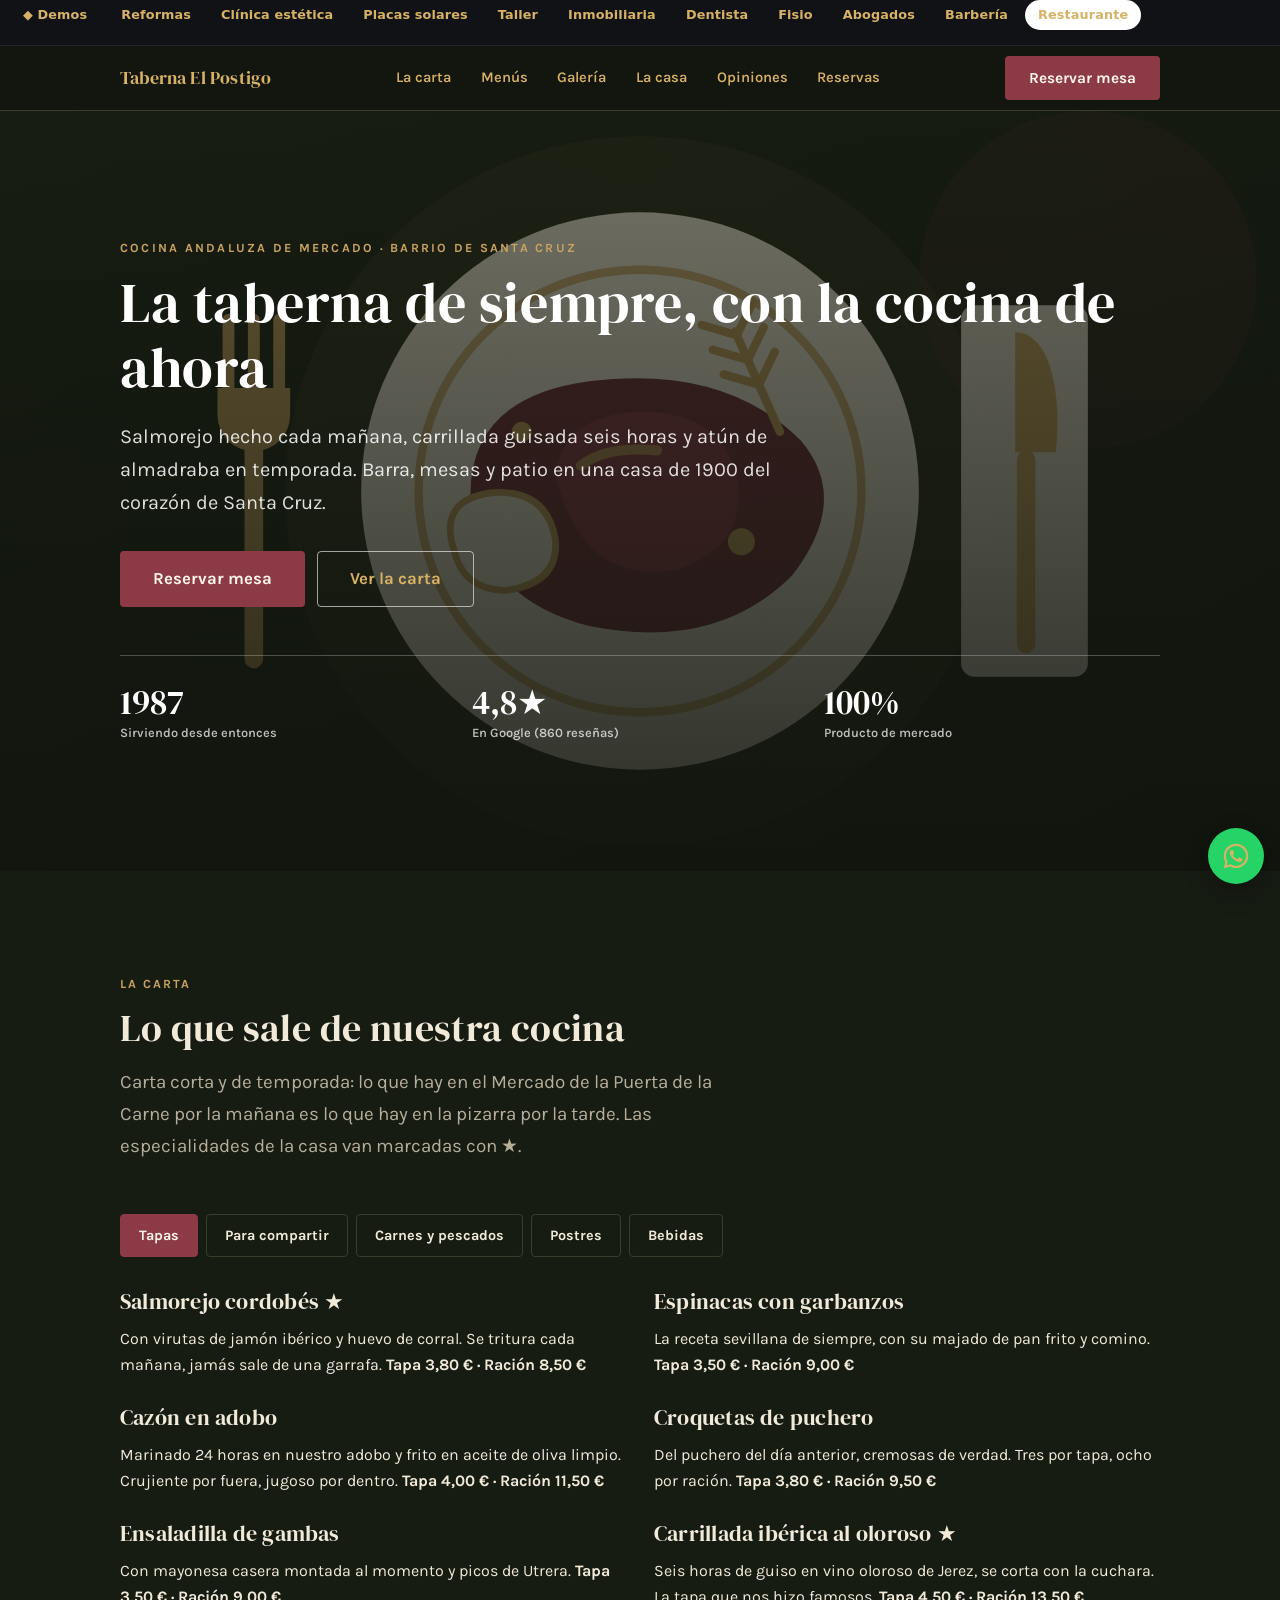
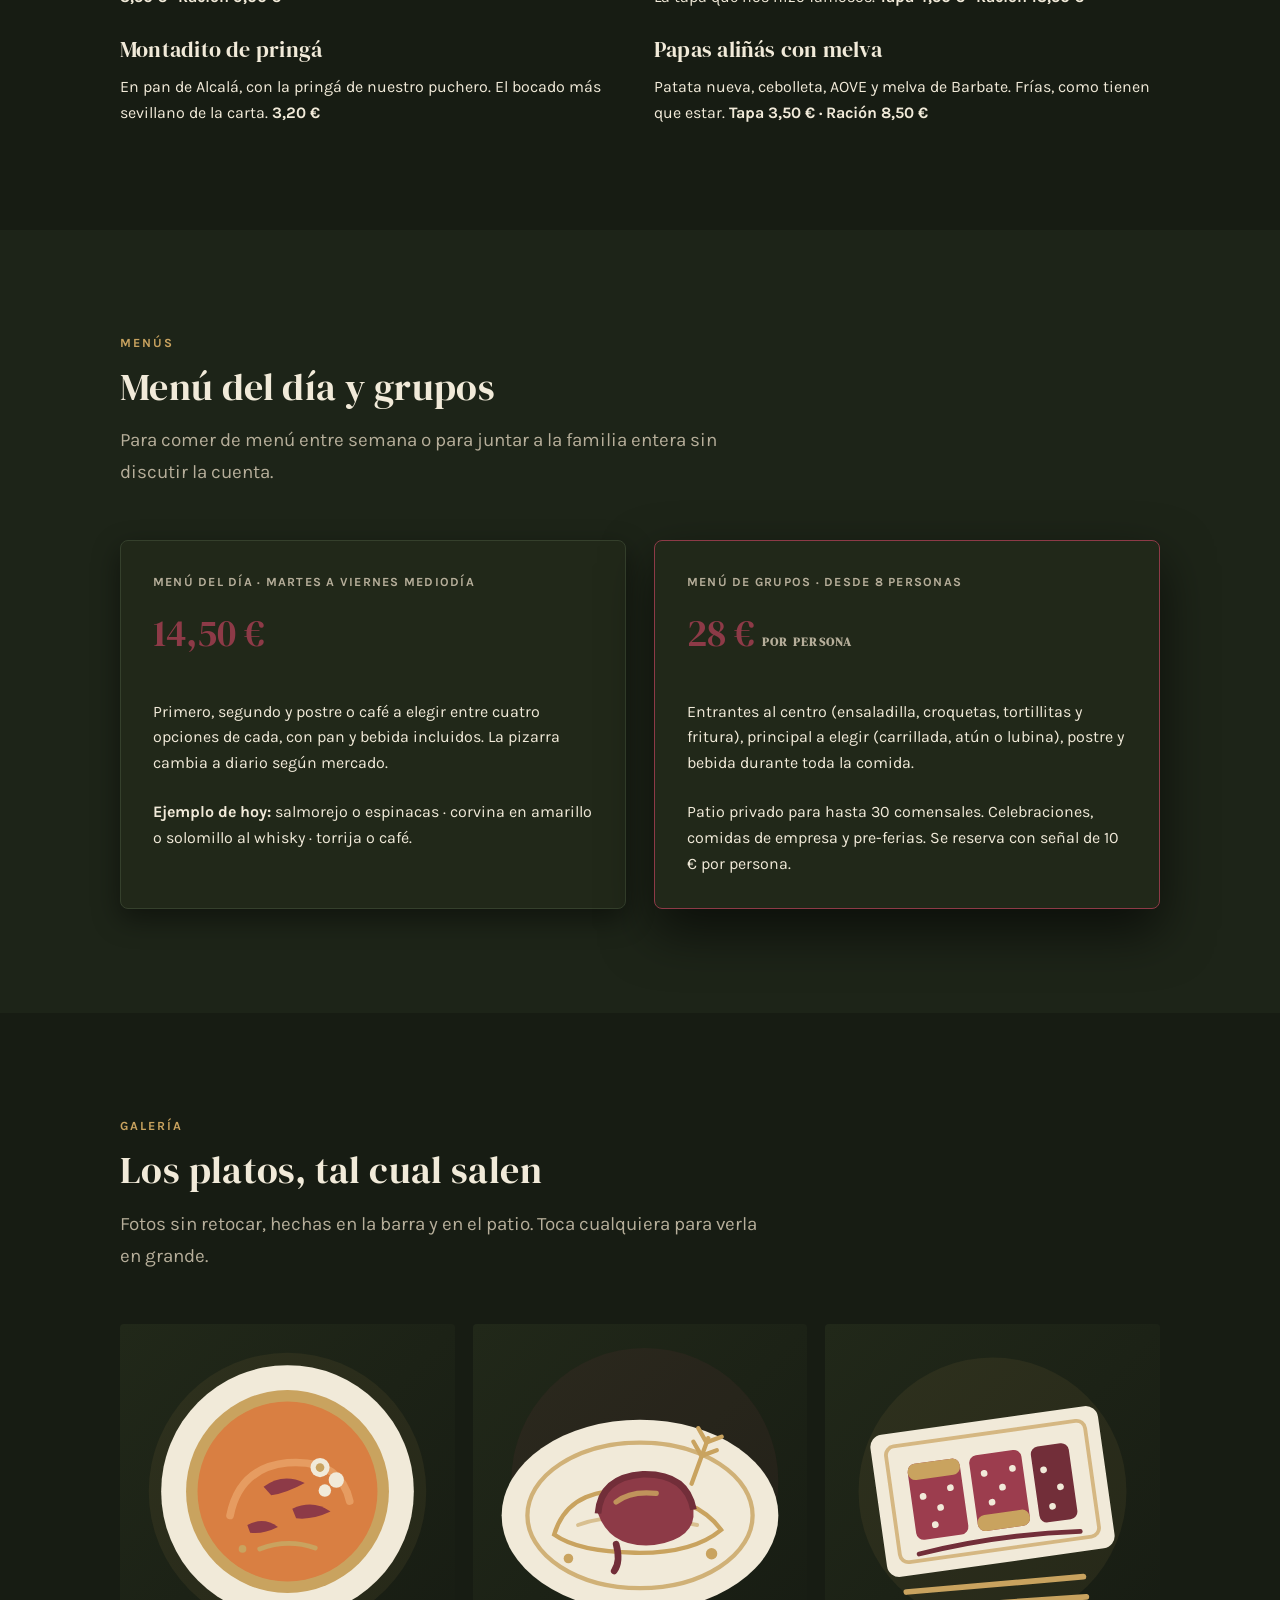
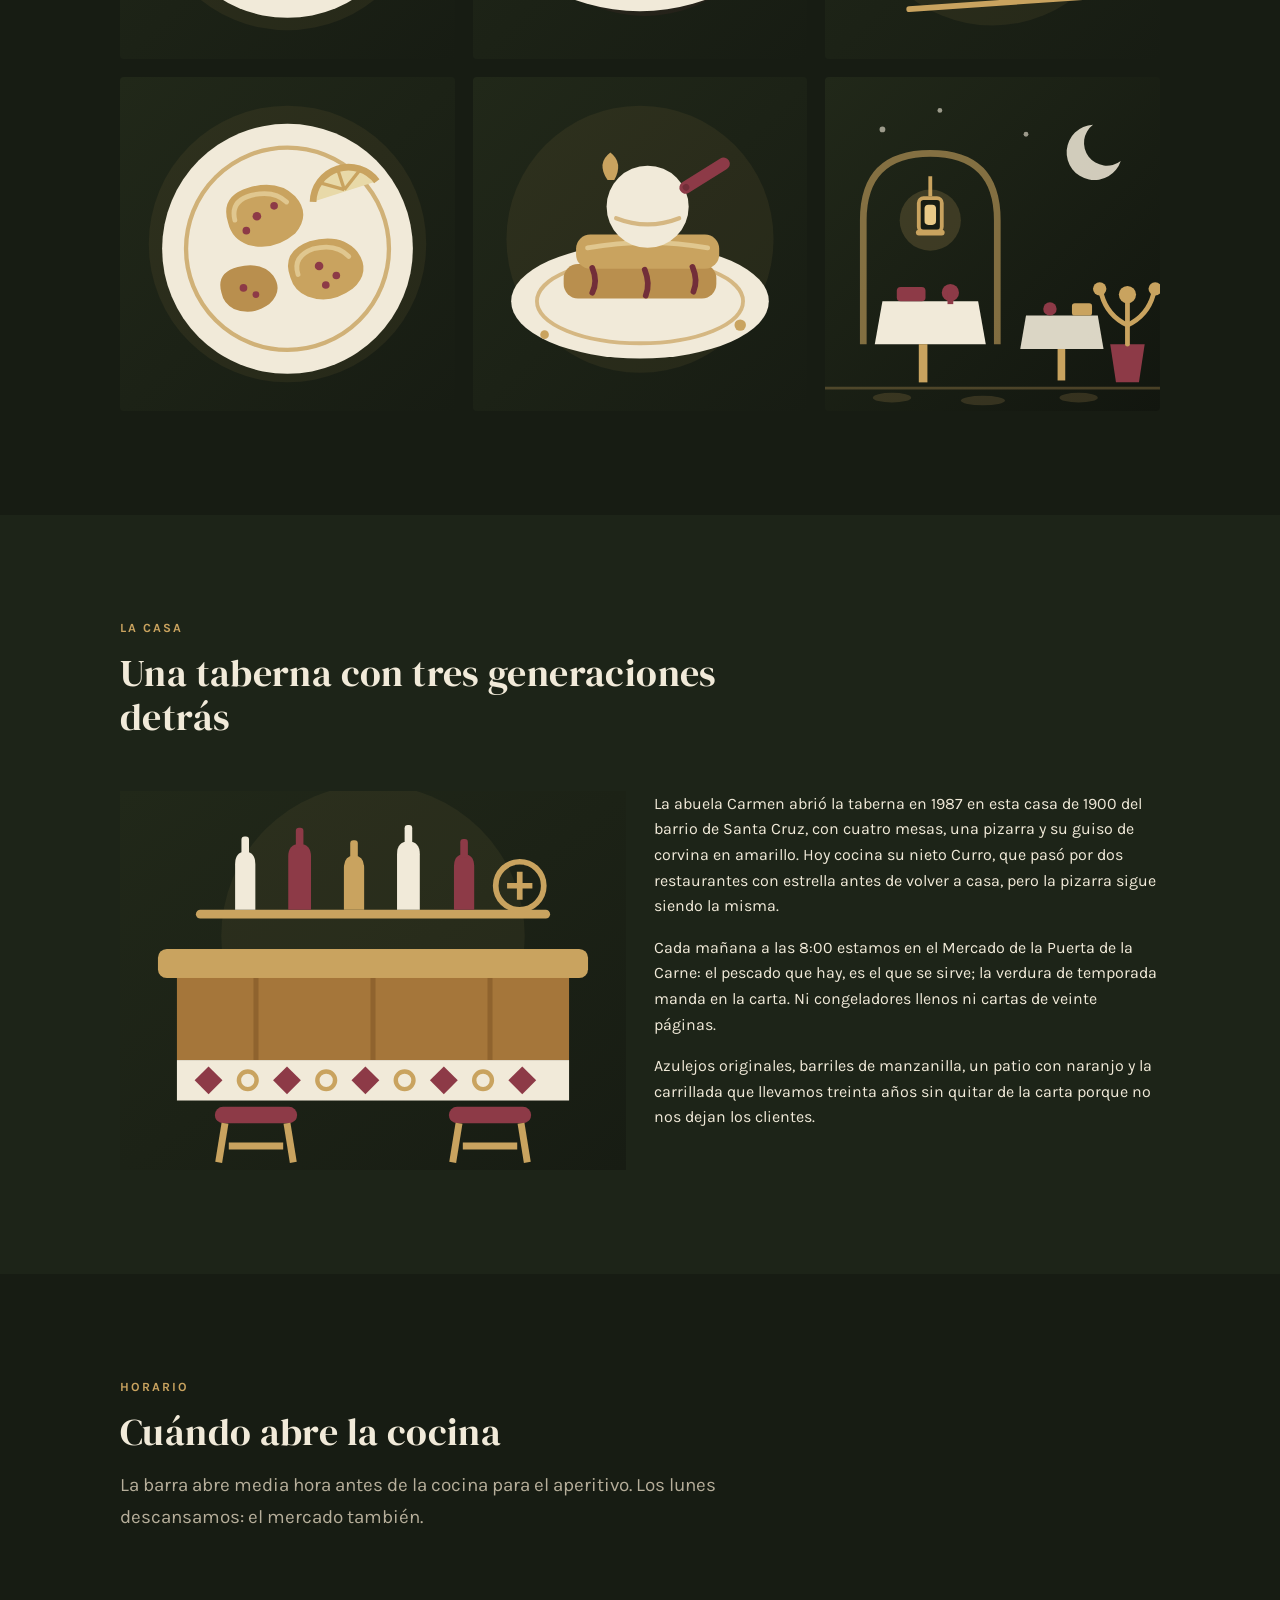
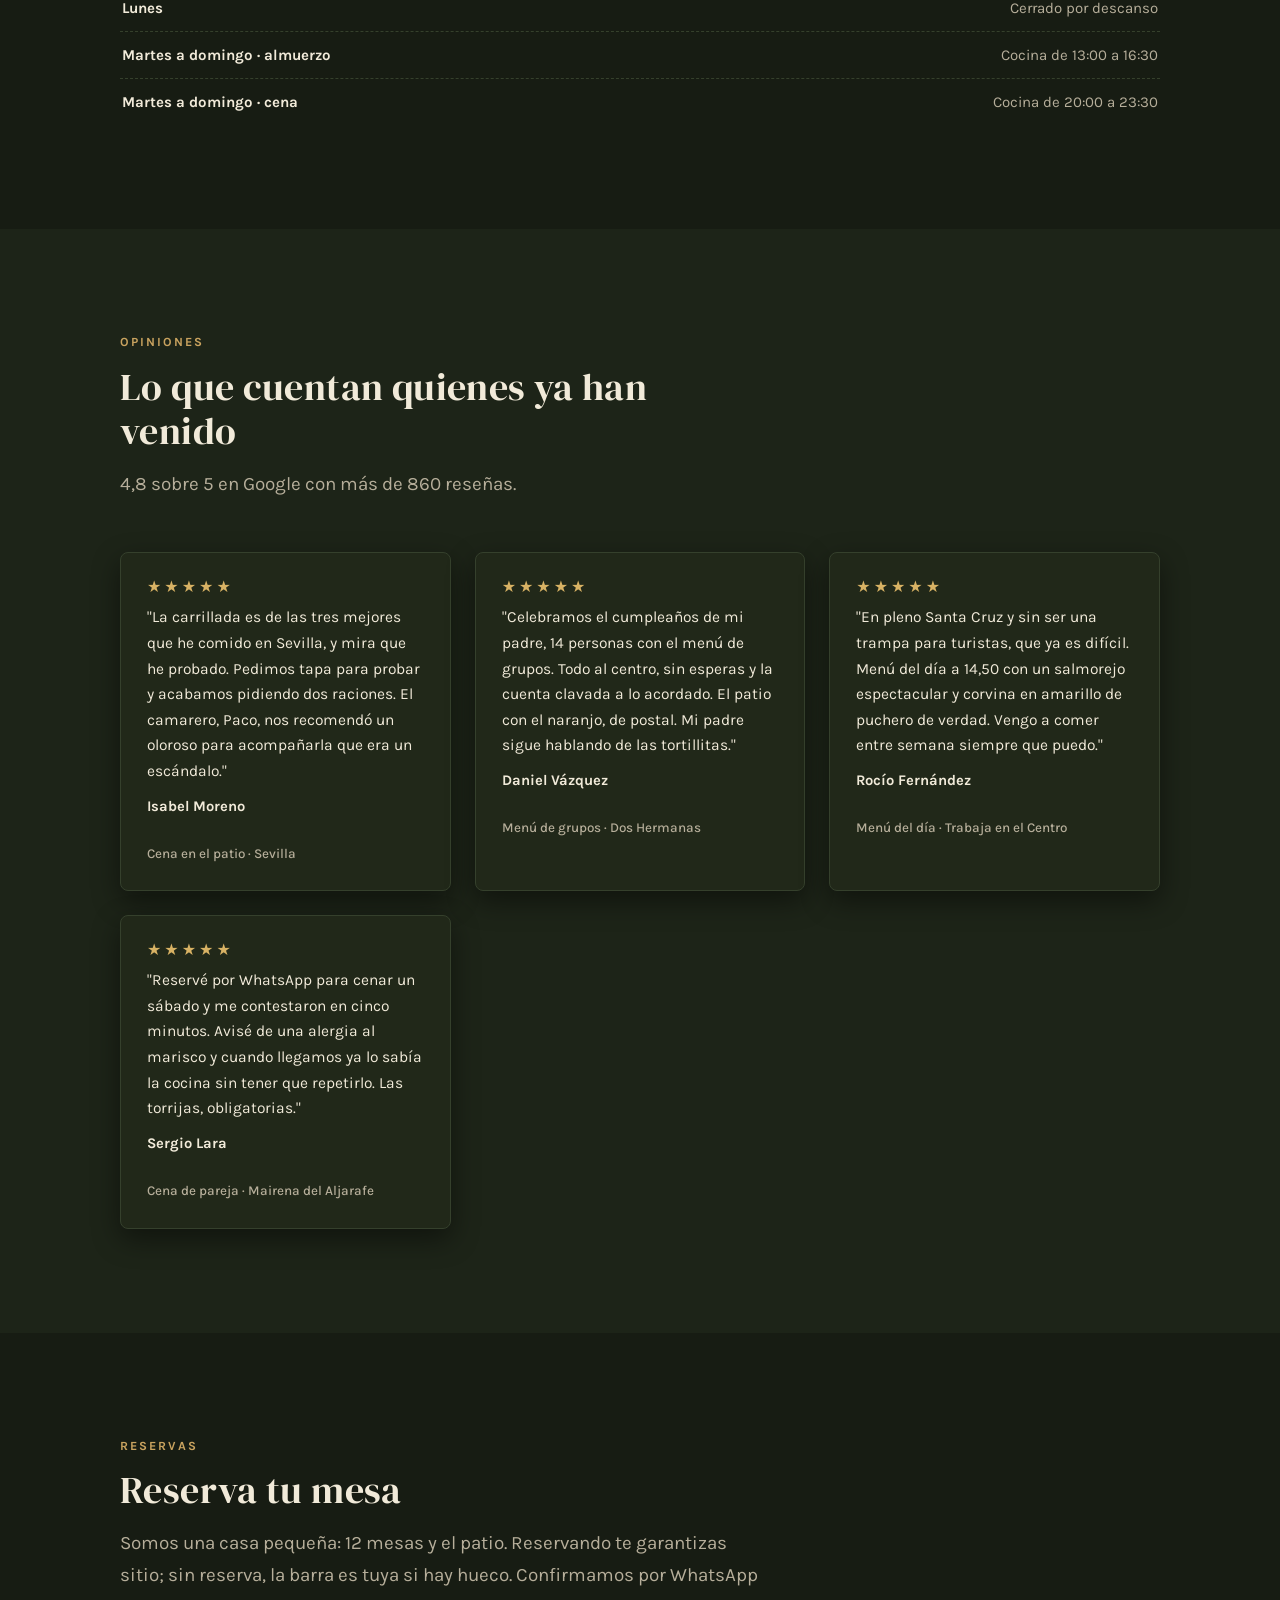
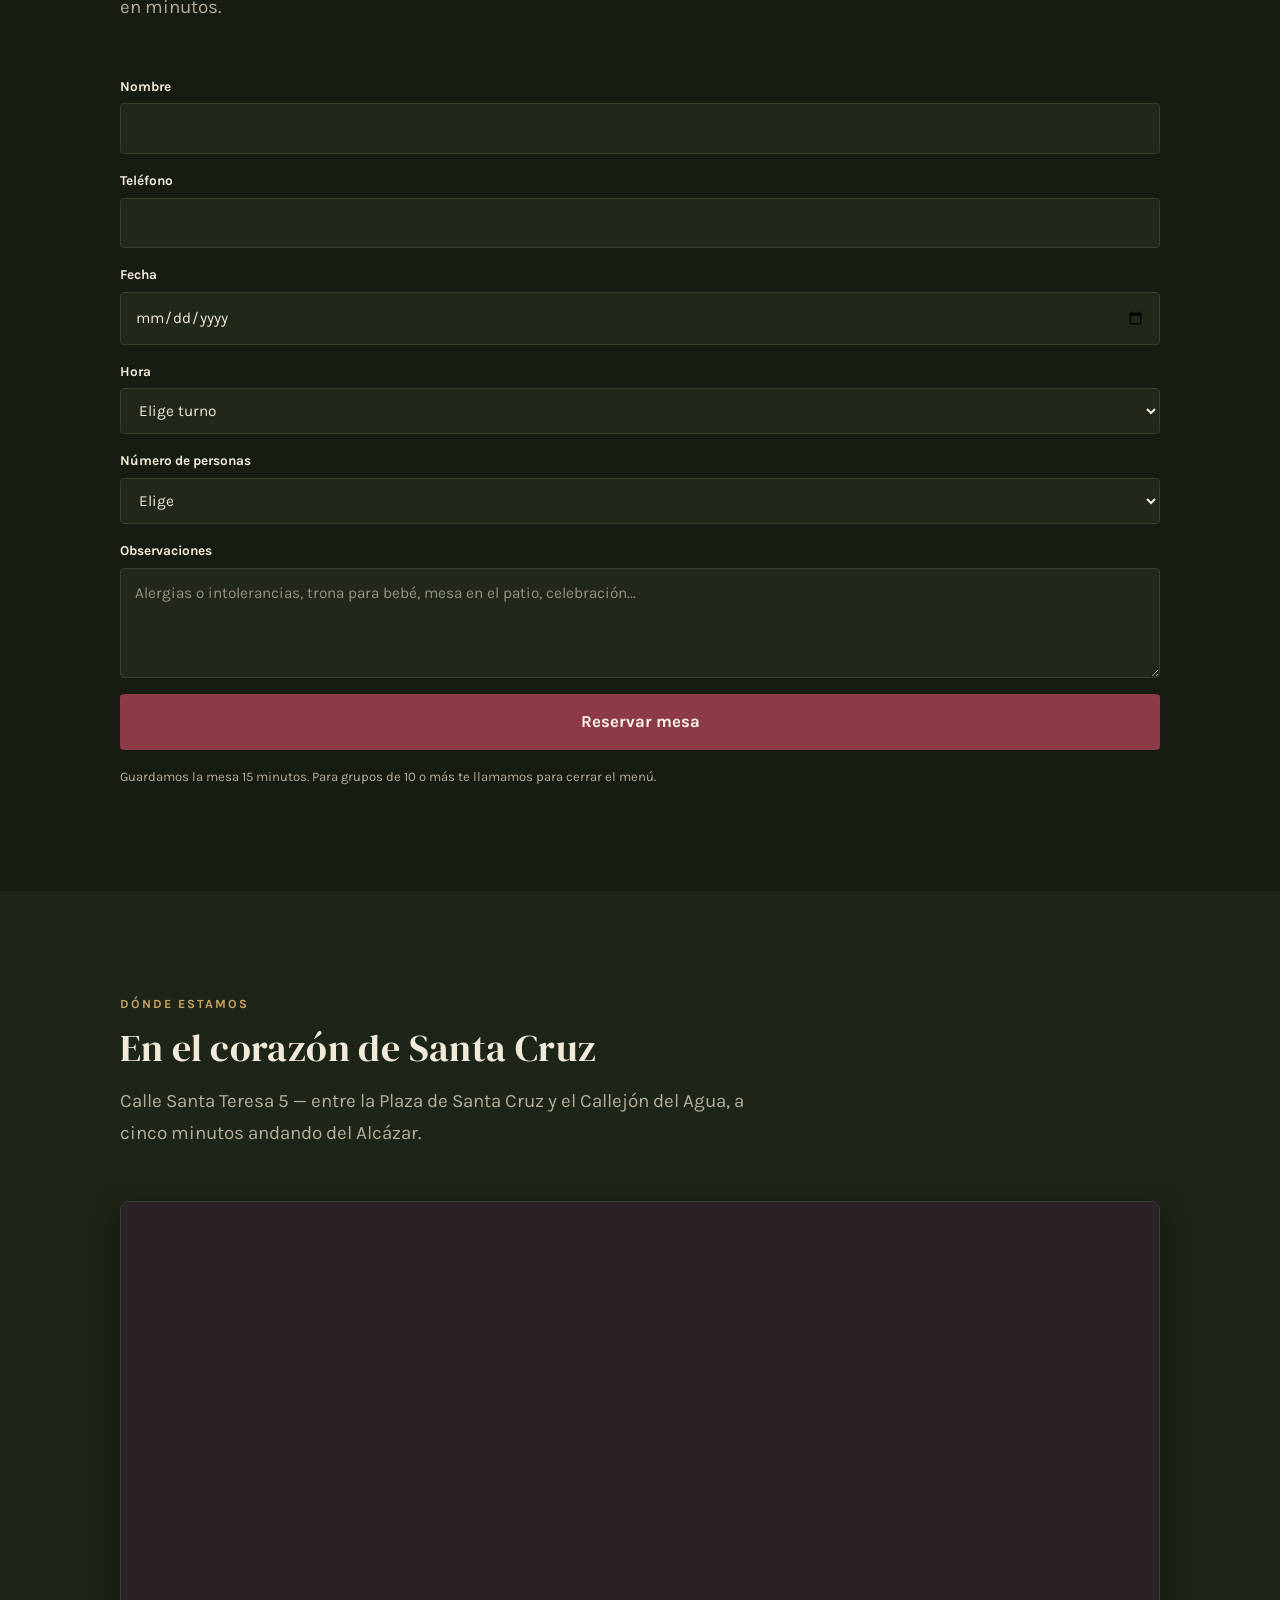
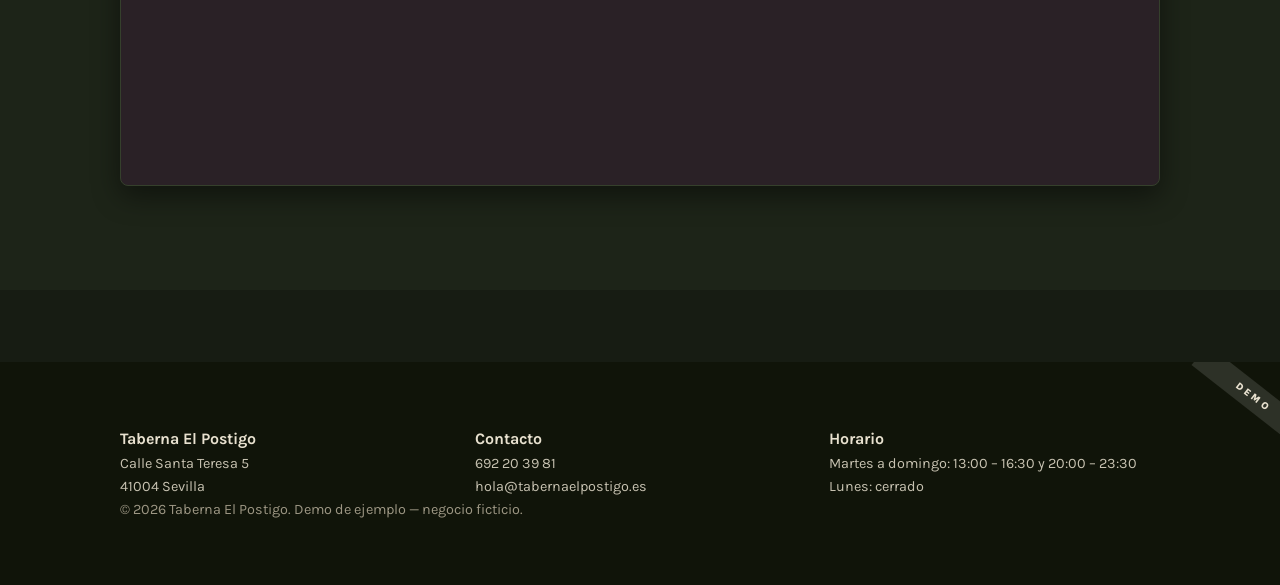
<file: restaurante.html>
<!doctype html>
<html lang="es">
<head>
<meta charset="utf-8">
<meta name="viewport" content="width=device-width, initial-scale=1">
<title>Taberna El Postigo — Cocina andaluza de mercado en Santa Cruz, Sevilla</title>
<meta name="description" content="Taberna de cocina andaluza en el barrio de Santa Cruz, Sevilla. Salmorejo, carrillada, atún de almadraba y vinos de Jerez. Reserva mesa online o por WhatsApp.">
<link rel="icon" href="favicon.svg">
<link rel="preconnect" href="https://fonts.googleapis.com">
<link rel="preconnect" href="https://fonts.gstatic.com" crossorigin>
<link rel="stylesheet" href="https://fonts.googleapis.com/css2?family=DM+Serif+Display&family=Karla:wght@300;400;500;600;700&display=swap">
<link rel="stylesheet" href="assets/css/base.css">
<link rel="stylesheet" href="assets/css/themes.css">
<script src="assets/js/app.js" defer></script>
</head>
<body class="theme-restaurante" data-sector="restaurante" data-wa="Hola, quiero reservar mesa">

<div id="demobar"></div>

<header class="site-header">
  <div class="container site-header__inner">
    <a class="logo" href="#top">Taberna El Postigo</a>
    <button class="nav-toggle" data-nav-toggle aria-label="Abrir menú" aria-expanded="false">
      <span></span><span></span><span></span>
    </button>
    <nav class="site-nav" data-nav>
      <a href="#carta">La carta</a>
      <a href="#menus">Menús</a>
      <a href="#galeria">Galería</a>
      <a href="#historia">La casa</a>
      <a href="#opiniones">Opiniones</a>
      <a href="#reservas">Reservas</a>
    </nav>
    <div class="site-header__cta"><a class="btn btn--primary" href="#reservas">Reservar mesa</a></div>
  </div>
</header>

<main id="top">

  <!-- 1. HERO -->
  <section class="hero hero--full">
    <div class="hero__bg">
      <img src="assets/img/restaurante-hero-carrillada.svg" width="1600" height="900" alt="Carrillada ibérica al oloroso, plato estrella de la Taberna El Postigo" fetchpriority="high">
    </div>
    <div class="container">
      <div class="hero__content">
        <p class="hero__eyebrow">Cocina andaluza de mercado · Barrio de Santa Cruz</p>
        <h1 class="hero__title">La taberna de siempre, con la cocina de ahora</h1>
        <p class="hero__lead">Salmorejo hecho cada mañana, carrillada guisada seis horas y atún de almadraba en temporada. Barra, mesas y patio en una casa de 1900 del corazón de Santa Cruz.</p>
        <div class="hero__actions">
          <a class="btn btn--primary btn--lg" href="#reservas">Reservar mesa</a>
          <a class="btn btn--ghost btn--lg" href="#carta">Ver la carta</a>
        </div>
        <div class="hero__stats">
          <div class="stat">
            <span class="stat__num">1987</span>
            <span class="stat__label">Sirviendo desde entonces</span>
          </div>
          <div class="stat">
            <span class="stat__num">4,8★</span>
            <span class="stat__label">En Google (860 reseñas)</span>
          </div>
          <div class="stat">
            <span class="stat__num">100%</span>
            <span class="stat__label">Producto de mercado</span>
          </div>
        </div>
      </div>
    </div>
  </section>

  <!-- 2. LA CARTA -->
  <section class="section" id="carta">
    <div class="container">
      <div class="section-head reveal">
        <p class="eyebrow">La carta</p>
        <h2>Lo que sale de nuestra cocina</h2>
        <p class="lead">Carta corta y de temporada: lo que hay en el Mercado de la Puerta de la Carne por la mañana es lo que hay en la pizarra por la tarde. Las especialidades de la casa van marcadas con ★.</p>
      </div>
      <div class="tabs reveal" data-tabs>
        <div class="tabs__nav">
          <button type="button" data-tab="tapas" class="is-active" aria-selected="true">Tapas</button>
          <button type="button" data-tab="para-compartir" aria-selected="false">Para compartir</button>
          <button type="button" data-tab="carnes-pescados" aria-selected="false">Carnes y pescados</button>
          <button type="button" data-tab="postres" aria-selected="false">Postres</button>
          <button type="button" data-tab="bebidas" aria-selected="false">Bebidas</button>
        </div>

        <div class="tabs__panel" data-panel="tapas">
          <div class="grid grid--2">
            <div>
              <h3>Salmorejo cordobés ★</h3>
              <p>Con virutas de jamón ibérico y huevo de corral. Se tritura cada mañana, jamás sale de una garrafa. <strong>Tapa 3,80 € · Ración 8,50 €</strong></p>
            </div>
            <div>
              <h3>Espinacas con garbanzos</h3>
              <p>La receta sevillana de siempre, con su majado de pan frito y comino. <strong>Tapa 3,50 € · Ración 9,00 €</strong></p>
            </div>
            <div>
              <h3>Cazón en adobo</h3>
              <p>Marinado 24 horas en nuestro adobo y frito en aceite de oliva limpio. Crujiente por fuera, jugoso por dentro. <strong>Tapa 4,00 € · Ración 11,50 €</strong></p>
            </div>
            <div>
              <h3>Croquetas de puchero</h3>
              <p>Del puchero del día anterior, cremosas de verdad. Tres por tapa, ocho por ración. <strong>Tapa 3,80 € · Ración 9,50 €</strong></p>
            </div>
            <div>
              <h3>Ensaladilla de gambas</h3>
              <p>Con mayonesa casera montada al momento y picos de Utrera. <strong>Tapa 3,50 € · Ración 9,00 €</strong></p>
            </div>
            <div>
              <h3>Carrillada ibérica al oloroso ★</h3>
              <p>Seis horas de guiso en vino oloroso de Jerez, se corta con la cuchara. La tapa que nos hizo famosos. <strong>Tapa 4,50 € · Ración 13,50 €</strong></p>
            </div>
            <div>
              <h3>Montadito de pringá</h3>
              <p>En pan de Alcalá, con la pringá de nuestro puchero. El bocado más sevillano de la carta. <strong>3,20 €</strong></p>
            </div>
            <div>
              <h3>Papas aliñás con melva</h3>
              <p>Patata nueva, cebolleta, AOVE y melva de Barbate. Frías, como tienen que estar. <strong>Tapa 3,50 € · Ración 8,50 €</strong></p>
            </div>
          </div>
        </div>

        <div class="tabs__panel" data-panel="para-compartir" hidden>
          <div class="grid grid--2">
            <div>
              <h3>Tortillitas de camarones ★</h3>
              <p>Finas y crujientes como en la Isla, con camarón de la bahía de Cádiz. Seis unidades. <strong>12,00 €</strong></p>
            </div>
            <div>
              <h3>Tabla de ibéricos de bellota</h3>
              <p>Jamón, caña de lomo y salchichón de Jabugo cortados a cuchillo, con picos y regañás. <strong>19,50 €</strong></p>
            </div>
            <div>
              <h3>Queso payoyo con membrillo</h3>
              <p>Curado de la Sierra de Grazalema con membrillo casero y picos de Utrera. <strong>12,50 €</strong></p>
            </div>
            <div>
              <h3>Chicharrones de Cádiz</h3>
              <p>Cortados finos, con su limón y un toque de pimienta. Peligrosamente adictivos. <strong>9,50 €</strong></p>
            </div>
            <div>
              <h3>Surtido de fritura andaluza</h3>
              <p>Cazón, boquerones y puntillitas, fritos por tandas para que lleguen crujientes. Para dos o tres. <strong>16,50 €</strong></p>
            </div>
            <div>
              <h3>Revuelto de bacalao y tagarninas</h3>
              <p>Huevos de corral, bacalao desmigado y tagarninas de temporada. <strong>12,50 €</strong></p>
            </div>
            <div>
              <h3>Alcachofas confitadas con jamón</h3>
              <p>De la Vega del Guadalquivir, confitadas en AOVE y terminadas a la plancha. Solo en temporada. <strong>13,00 €</strong></p>
            </div>
          </div>
        </div>

        <div class="tabs__panel" data-panel="carnes-pescados" hidden>
          <div class="grid grid--2">
            <div>
              <h3>Atún rojo de almadraba ★</h3>
              <p>Lomo a la plancha, poco hecho, con soja, sésamo y aguacate. De Barbate, en temporada de almadraba. <strong>21,50 €</strong></p>
            </div>
            <div>
              <h3>Presa ibérica a la brasa</h3>
              <p>De cerdo 100% ibérico, con papas panaderas y pimientos fritos. <strong>16,50 €</strong></p>
            </div>
            <div>
              <h3>Solomillo al whisky</h3>
              <p>El clásico sevillano con su salsa de ajo dorado y patatas fritas caseras. <strong>13,90 €</strong></p>
            </div>
            <div>
              <h3>Entrecot de retinto</h3>
              <p>Vaca retinta de la janda, 300 g a la brasa con sal en escamas. <strong>19,90 €</strong></p>
            </div>
            <div>
              <h3>Rabo de toro estofado</h3>
              <p>Deshuesado en mesa si lo pides, con puré de patata trufado. <strong>15,90 €</strong></p>
            </div>
            <div>
              <h3>Lubina a la espalda</h3>
              <p>De estero, con refrito de ajos y guindilla. <strong>17,50 €</strong></p>
            </div>
            <div>
              <h3>Corvina en amarillo</h3>
              <p>Guiso marinero con patatas, azafrán y un toque de fino. Receta de la abuela Carmen. <strong>16,50 €</strong></p>
            </div>
          </div>
        </div>

        <div class="tabs__panel" data-panel="postres" hidden>
          <div class="grid grid--2">
            <div>
              <h3>Torrijas caramelizadas ★</h3>
              <p>De brioche, empapadas en leche infusionada con canela y naranja, con helado de canela. Todo el año, no solo en Semana Santa. <strong>5,50 €</strong></p>
            </div>
            <div>
              <h3>Tocino de cielo</h3>
              <p>Hecho en casa con la receta jerezana: solo yema, azúcar y paciencia. <strong>4,50 €</strong></p>
            </div>
            <div>
              <h3>Tarta de queso payoyo</h3>
              <p>Al horno, cremosa por dentro, con el punto salado del payoyo. <strong>5,90 €</strong></p>
            </div>
            <div>
              <h3>Pijama de la casa</h3>
              <p>Flan, helado, nata, melocotón en almíbar y barquillo. El postre de las celebraciones de toda la vida. <strong>5,80 €</strong></p>
            </div>
            <div>
              <h3>Naranja sevillana</h3>
              <p>En gajos con canela, miel de azahar y un hilo de AOVE. Fresco y ligero. <strong>4,00 €</strong></p>
            </div>
            <div>
              <h3>Arroz con leche cremoso</h3>
              <p>Requemado por encima al momento, como una crema catalana andaluza. <strong>4,50 €</strong></p>
            </div>
          </div>
        </div>

        <div class="tabs__panel" data-panel="bebidas" hidden>
          <div class="grid grid--2">
            <div>
              <h3>Cerveza de barril</h3>
              <p>Cruzcampo bien tirada, con su dedo de espuma. <strong>Caña 1,80 € · Tubo 2,50 €</strong></p>
            </div>
            <div>
              <h3>Vinos de Jerez por copas ★</h3>
              <p>Fino, manzanilla, amontillado, oloroso y Pedro Ximénez. Pregunta por el marco de la semana. <strong>Desde 2,80 €</strong></p>
            </div>
            <div>
              <h3>Tintos por copas</h3>
              <p>Rioja crianza, Ribera del Duero y un tinto de la Sierra Norte de Sevilla. <strong>Desde 3,20 €</strong></p>
            </div>
            <div>
              <h3>Vino de naranja</h3>
              <p>Del Condado de Huelva, frío, para el aperitivo o el postre. <strong>3,00 €</strong></p>
            </div>
            <div>
              <h3>Vermú de grifo</h3>
              <p>Con naranja sevillana y aceituna gordal. <strong>3,20 €</strong></p>
            </div>
            <div>
              <h3>Rebujito y tinto de verano</h3>
              <p>En jarra o en vaso, con hierbabuena fresca el rebujito. <strong>Vaso 3,00 € · Jarra 9,00 €</strong></p>
            </div>
            <div>
              <h3>Refrescos y agua</h3>
              <p>Refrescos 2,00 € y agua mineral 1,80 €. Gaseosa La Casera para el tinto, por supuesto.</p>
            </div>
            <div>
              <h3>Café e infusiones</h3>
              <p>Café de tueste natural. Solo, cortado o con hielo, que aquí se toma mucho. <strong>1,60 €</strong></p>
            </div>
          </div>
        </div>
      </div>
    </div>
  </section>

  <!-- 3. MENÚS -->
  <section class="section section--alt" id="menus">
    <div class="container">
      <div class="section-head reveal">
        <p class="eyebrow">Menús</p>
        <h2>Menú del día y grupos</h2>
        <p class="lead">Para comer de menú entre semana o para juntar a la familia entera sin discutir la cuenta.</p>
      </div>
      <div class="grid grid--2 reveal">
        <div class="price-card">
          <p class="price-card__from">Menú del día · martes a viernes mediodía</p>
          <p class="price-card__price">14,50 €</p>
          <p>Primero, segundo y postre o café a elegir entre cuatro opciones de cada, con pan y bebida incluidos. La pizarra cambia a diario según mercado.</p>
          <p><strong>Ejemplo de hoy:</strong> salmorejo o espinacas · corvina en amarillo o solomillo al whisky · torrija o café.</p>
        </div>
        <div class="price-card price-card--featured">
          <p class="price-card__from">Menú de grupos · desde 8 personas</p>
          <p class="price-card__price">28 € <span class="price-card__from">por persona</span></p>
          <p>Entrantes al centro (ensaladilla, croquetas, tortillitas y fritura), principal a elegir (carrillada, atún o lubina), postre y bebida durante toda la comida.</p>
          <p>Patio privado para hasta 30 comensales. Celebraciones, comidas de empresa y pre-ferias. Se reserva con señal de 10 € por persona.</p>
        </div>
      </div>
    </div>
  </section>

  <!-- 4. GALERÍA -->
  <section class="section" id="galeria">
    <div class="container">
      <div class="section-head reveal">
        <p class="eyebrow">Galería</p>
        <h2>Los platos, tal cual salen</h2>
        <p class="lead">Fotos sin retocar, hechas en la barra y en el patio. Toca cualquiera para verla en grande.</p>
      </div>
      <div class="gallery reveal" data-lightbox>
        <img src="assets/img/restaurante-plato-1.svg" width="700" height="700" alt="Salmorejo cordobés con jamón ibérico y huevo" loading="lazy">
        <img src="assets/img/restaurante-plato-2.svg" width="700" height="700" alt="Carrillada ibérica al oloroso con puré de patata" loading="lazy">
        <img src="assets/img/restaurante-plato-3.svg" width="700" height="700" alt="Atún rojo de almadraba a la plancha con sésamo" loading="lazy">
        <img src="assets/img/restaurante-plato-4.svg" width="700" height="700" alt="Tortillitas de camarones recién fritas" loading="lazy">
        <img src="assets/img/restaurante-plato-5.svg" width="700" height="700" alt="Torrijas caramelizadas con helado de canela" loading="lazy">
        <img src="assets/img/restaurante-plato-6.svg" width="700" height="700" alt="Patio de la taberna con mesas puestas por la noche" loading="lazy">
      </div>
    </div>
  </section>

  <!-- 5. HISTORIA -->
  <section class="section section--alt" id="historia">
    <div class="container">
      <div class="section-head reveal">
        <p class="eyebrow">La casa</p>
        <h2>Una taberna con tres generaciones detrás</h2>
      </div>
      <div class="grid grid--2 reveal">
        <img src="assets/img/restaurante-historia-taberna.svg" width="800" height="600" alt="Interior de la Taberna El Postigo con azulejos y barra de madera" loading="lazy">
        <div>
          <p>La abuela Carmen abrió la taberna en 1987 en esta casa de 1900 del barrio de Santa Cruz, con cuatro mesas, una pizarra y su guiso de corvina en amarillo. Hoy cocina su nieto Curro, que pasó por dos restaurantes con estrella antes de volver a casa, pero la pizarra sigue siendo la misma.</p>
          <p>Cada mañana a las 8:00 estamos en el Mercado de la Puerta de la Carne: el pescado que hay, es el que se sirve; la verdura de temporada manda en la carta. Ni congeladores llenos ni cartas de veinte páginas.</p>
          <p>Azulejos originales, barriles de manzanilla, un patio con naranjo y la carrillada que llevamos treinta años sin quitar de la carta porque no nos dejan los clientes.</p>
        </div>
      </div>
    </div>
  </section>

  <!-- 6. HORARIOS -->
  <section class="section" id="horario">
    <div class="container">
      <div class="section-head reveal">
        <p class="eyebrow">Horario</p>
        <h2>Cuándo abre la cocina</h2>
        <p class="lead">La barra abre media hora antes de la cocina para el aperitivo. Los lunes descansamos: el mercado también.</p>
      </div>
      <div class="hours reveal">
        <div class="hours__row">
          <span class="hours__day">Lunes</span>
          <span class="hours__time">Cerrado por descanso</span>
        </div>
        <div class="hours__row">
          <span class="hours__day">Martes a domingo · almuerzo</span>
          <span class="hours__time">Cocina de 13:00 a 16:30</span>
        </div>
        <div class="hours__row">
          <span class="hours__day">Martes a domingo · cena</span>
          <span class="hours__time">Cocina de 20:00 a 23:30</span>
        </div>
      </div>
    </div>
  </section>

  <!-- 7. RESEÑAS -->
  <section class="section section--alt" id="opiniones">
    <div class="container">
      <div class="section-head reveal">
        <p class="eyebrow">Opiniones</p>
        <h2>Lo que cuentan quienes ya han venido</h2>
        <p class="lead">4,8 sobre 5 en Google con más de 860 reseñas.</p>
      </div>
      <div class="reviews reveal">
        <article class="review">
          <span class="stars" aria-label="5 de 5 estrellas">★★★★★</span>
          <p class="review__text">"La carrillada es de las tres mejores que he comido en Sevilla, y mira que he probado. Pedimos tapa para probar y acabamos pidiendo dos raciones. El camarero, Paco, nos recomendó un oloroso para acompañarla que era un escándalo."</p>
          <p class="review__author">Isabel Moreno</p>
          <p class="review__zone">Cena en el patio · Sevilla</p>
        </article>
        <article class="review">
          <span class="stars" aria-label="5 de 5 estrellas">★★★★★</span>
          <p class="review__text">"Celebramos el cumpleaños de mi padre, 14 personas con el menú de grupos. Todo al centro, sin esperas y la cuenta clavada a lo acordado. El patio con el naranjo, de postal. Mi padre sigue hablando de las tortillitas."</p>
          <p class="review__author">Daniel Vázquez</p>
          <p class="review__zone">Menú de grupos · Dos Hermanas</p>
        </article>
        <article class="review">
          <span class="stars" aria-label="5 de 5 estrellas">★★★★★</span>
          <p class="review__text">"En pleno Santa Cruz y sin ser una trampa para turistas, que ya es difícil. Menú del día a 14,50 con un salmorejo espectacular y corvina en amarillo de puchero de verdad. Vengo a comer entre semana siempre que puedo."</p>
          <p class="review__author">Rocío Fernández</p>
          <p class="review__zone">Menú del día · Trabaja en el Centro</p>
        </article>
        <article class="review">
          <span class="stars" aria-label="5 de 5 estrellas">★★★★★</span>
          <p class="review__text">"Reservé por WhatsApp para cenar un sábado y me contestaron en cinco minutos. Avisé de una alergia al marisco y cuando llegamos ya lo sabía la cocina sin tener que repetirlo. Las torrijas, obligatorias."</p>
          <p class="review__author">Sergio Lara</p>
          <p class="review__zone">Cena de pareja · Mairena del Aljarafe</p>
        </article>
      </div>
    </div>
  </section>

  <!-- 8. RESERVAS -->
  <section class="section" id="reservas">
    <div class="container">
      <div class="section-head reveal">
        <p class="eyebrow">Reservas</p>
        <h2>Reserva tu mesa</h2>
        <p class="lead">Somos una casa pequeña: 12 mesas y el patio. Reservando te garantizas sitio; sin reserva, la barra es tuya si hay hueco. Confirmamos por WhatsApp en minutos.</p>
      </div>
      <form class="form reveal" id="reserva" data-demo-form data-toast="DEMO: esta reserva llegaría a tu WhatsApp al instante">
        <div class="field">
          <label for="nombre">Nombre</label>
          <input id="nombre" name="nombre" type="text" autocomplete="name" required>
        </div>
        <div class="field">
          <label for="telefono">Teléfono</label>
          <input id="telefono" name="telefono" type="tel" autocomplete="tel" required>
        </div>
        <div class="field">
          <label for="fecha">Fecha</label>
          <input id="fecha" name="fecha" type="date" required>
        </div>
        <div class="field">
          <label for="hora">Hora</label>
          <select id="hora" name="hora" required>
            <option value="">Elige turno</option>
            <option>Almuerzo — 13:00</option>
            <option>Almuerzo — 13:30</option>
            <option>Almuerzo — 14:00</option>
            <option>Almuerzo — 14:30</option>
            <option>Almuerzo — 15:00</option>
            <option>Cena — 20:00</option>
            <option>Cena — 20:30</option>
            <option>Cena — 21:00</option>
            <option>Cena — 21:30</option>
            <option>Cena — 22:00</option>
          </select>
        </div>
        <div class="field">
          <label for="personas">Número de personas</label>
          <select id="personas" name="personas" required>
            <option value="">Elige</option>
            <option>1</option>
            <option>2</option>
            <option>3</option>
            <option>4</option>
            <option>5</option>
            <option>6</option>
            <option>7</option>
            <option>8</option>
            <option>9</option>
            <option>10 o más (grupo)</option>
          </select>
        </div>
        <div class="field">
          <label for="observaciones">Observaciones</label>
          <textarea id="observaciones" name="observaciones" rows="3" placeholder="Alergias o intolerancias, trona para bebé, mesa en el patio, celebración..."></textarea>
        </div>
        <button class="btn btn--primary btn--lg" type="submit">Reservar mesa</button>
        <p class="form__note">Guardamos la mesa 15 minutos. Para grupos de 10 o más te llamamos para cerrar el menú.</p>
      </form>
    </div>
  </section>

  <!-- 9. MAPA -->
  <section class="section section--alt" id="donde">
    <div class="container">
      <div class="section-head reveal">
        <p class="eyebrow">Dónde estamos</p>
        <h2>En el corazón de Santa Cruz</h2>
        <p class="lead">Calle Santa Teresa 5 — entre la Plaza de Santa Cruz y el Callejón del Agua, a cinco minutos andando del Alcázar.</p>
      </div>
      <div class="map reveal">
        <iframe title="Ubicación de Taberna El Postigo en Sevilla" loading="lazy"
          src="https://www.openstreetmap.org/export/embed.html?bbox=-6.0055,37.3805,-5.9855,37.3925&layer=mapnik&marker=37.3865,-5.9955"></iframe>
      </div>
    </div>
  </section>

</main>

<footer class="site-footer">
  <div class="container site-footer__inner">
    <div>
      <strong>Taberna El Postigo</strong>
      <p>Calle Santa Teresa 5<br>41004 Sevilla</p>
    </div>
    <div>
      <strong>Contacto</strong>
      <p>692 20 39 81<br>hola@tabernaelpostigo.es</p>
    </div>
    <div>
      <strong>Horario</strong>
      <p>Martes a domingo: 13:00 – 16:30 y 20:00 – 23:30<br>Lunes: cerrado</p>
    </div>
  </div>
  <div class="container">
    <p class="form__note">© <span data-year></span> Taberna El Postigo. Demo de ejemplo — negocio ficticio.</p>
  </div>
  <span class="demo-ribbon">DEMO</span>
</footer>
</body>
</html>
</file>
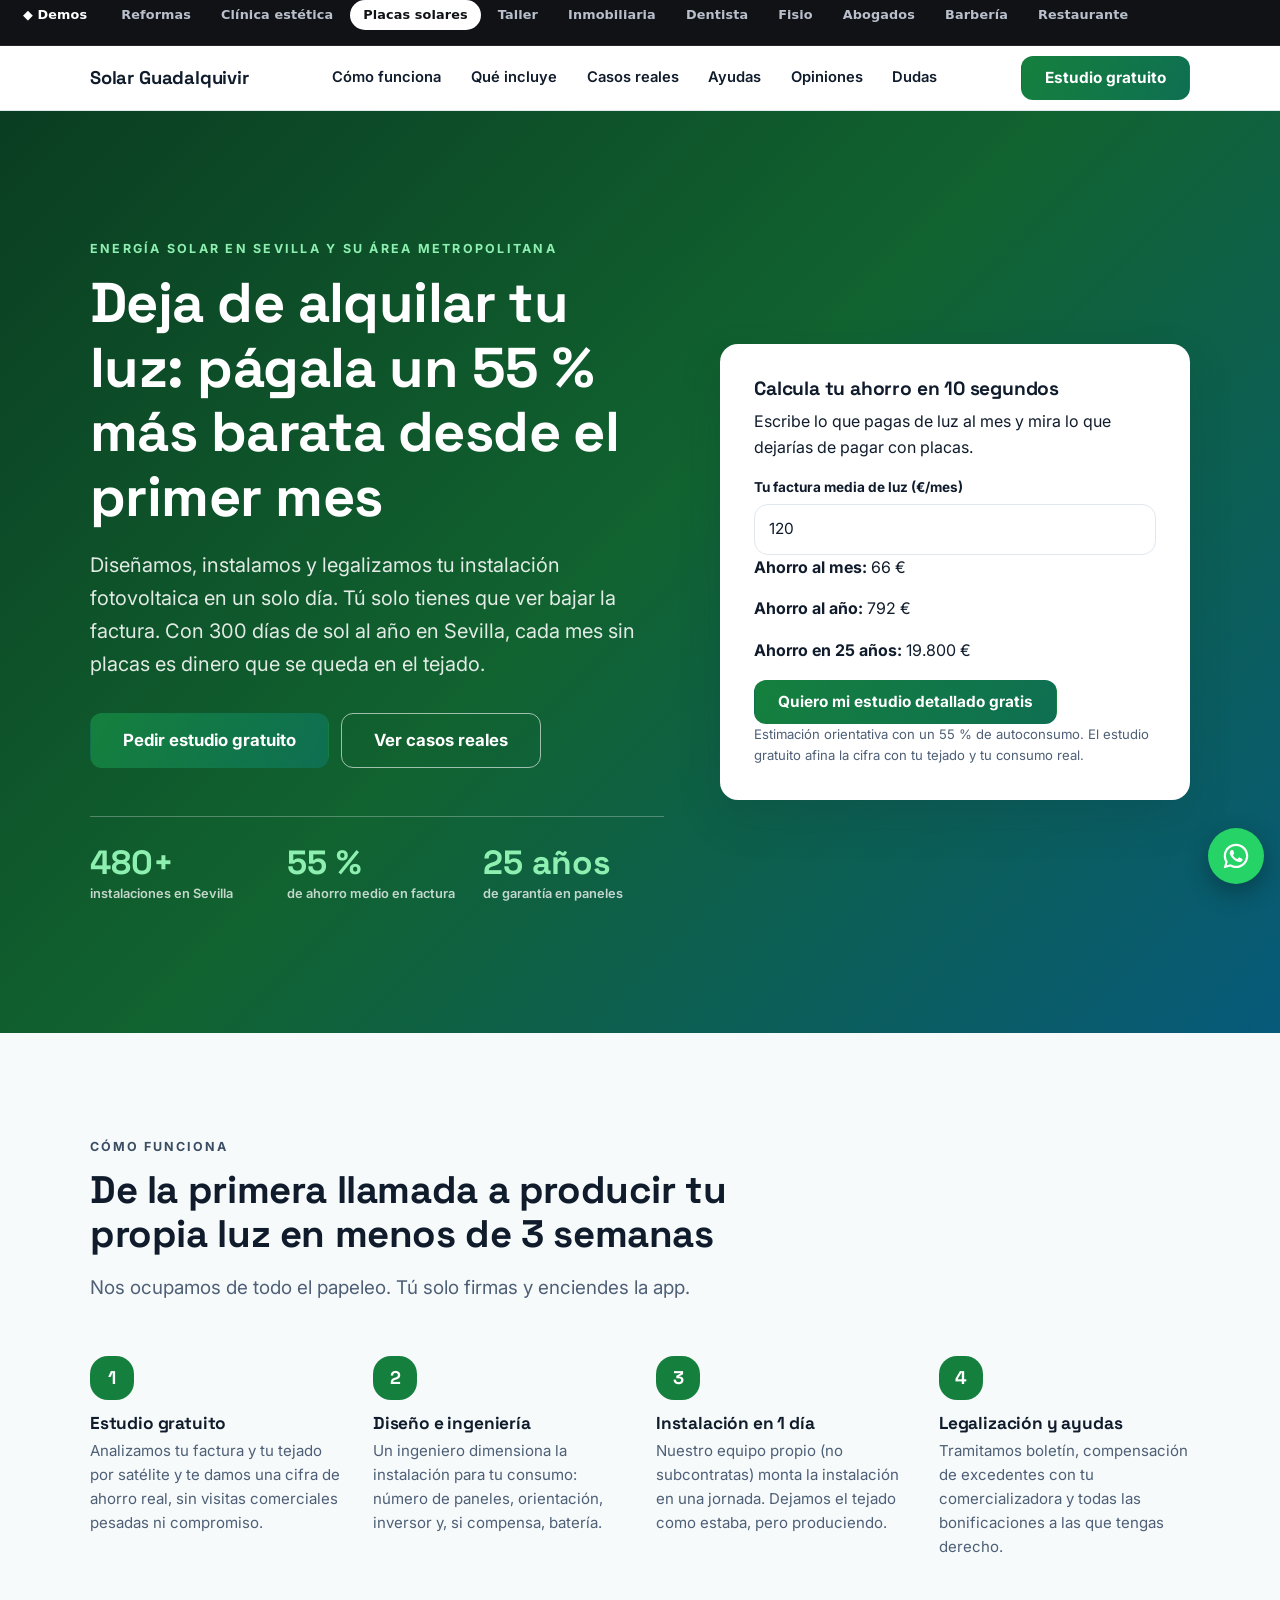
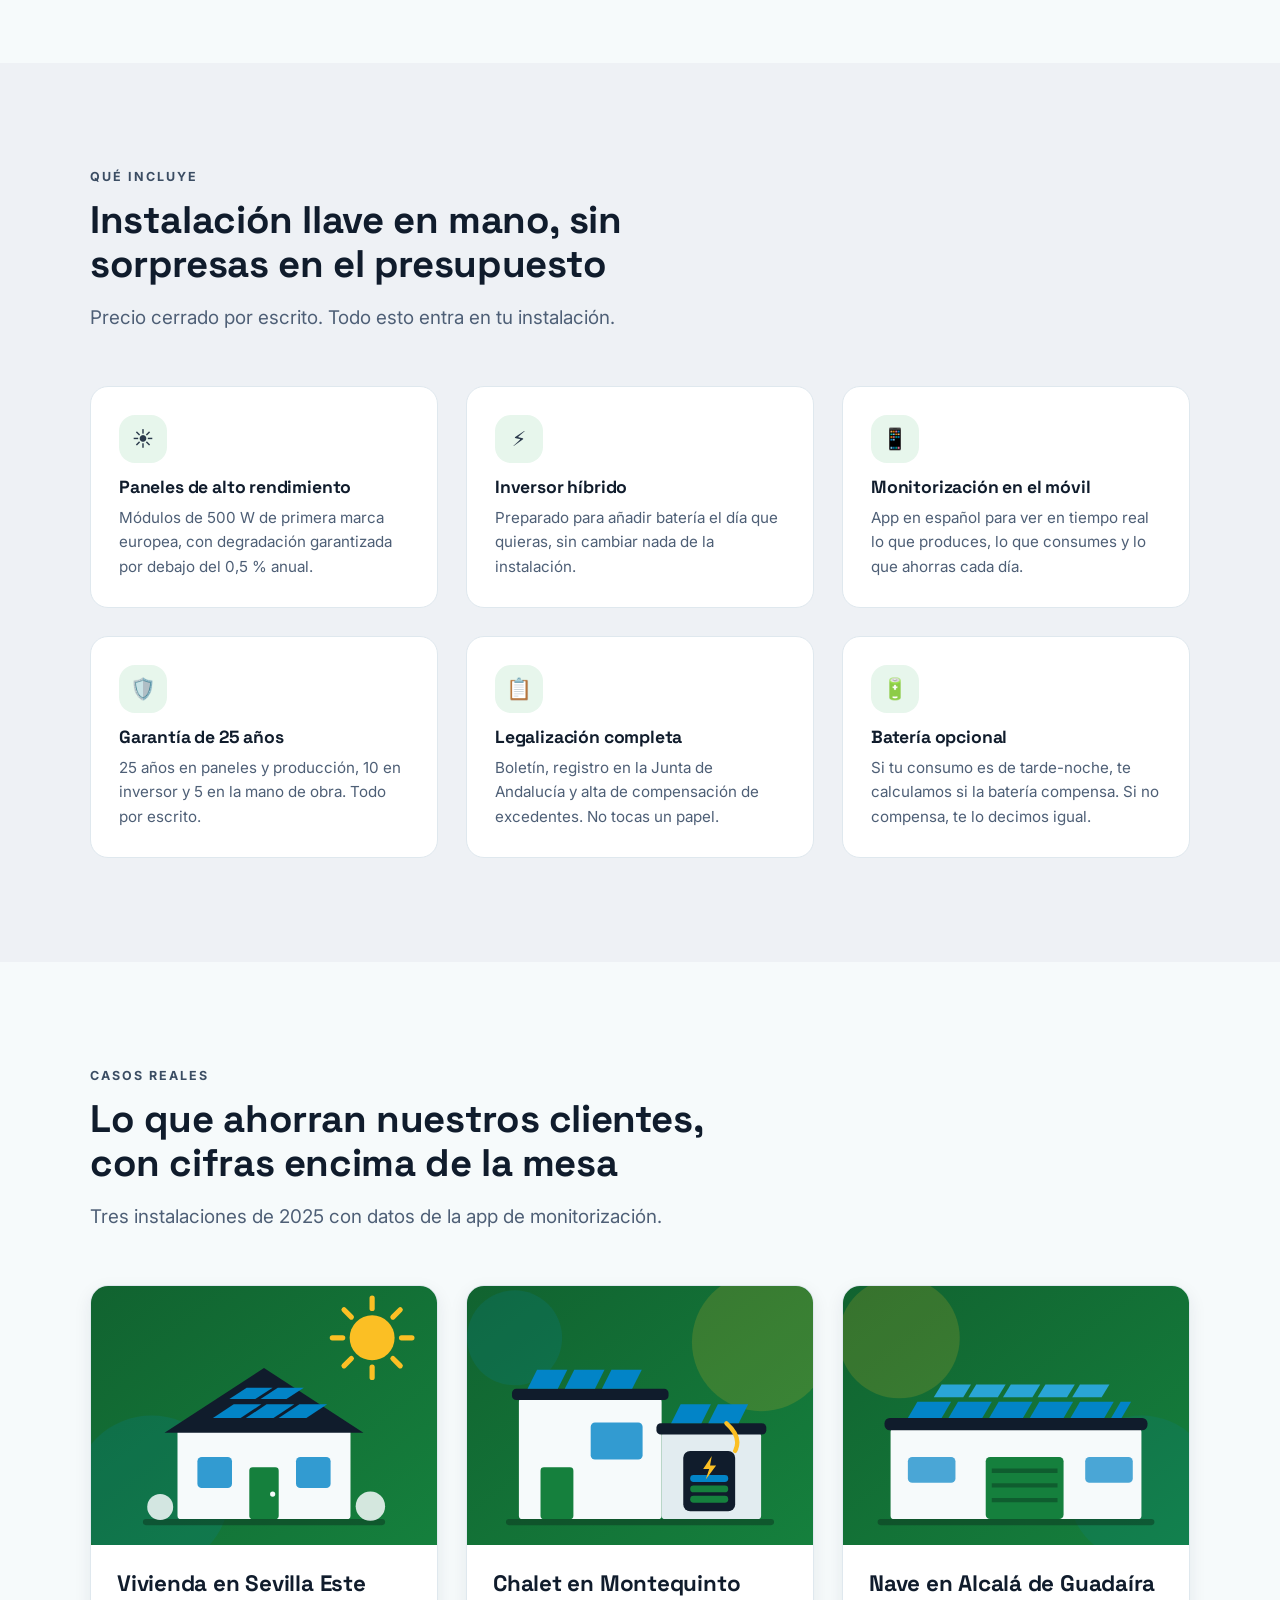
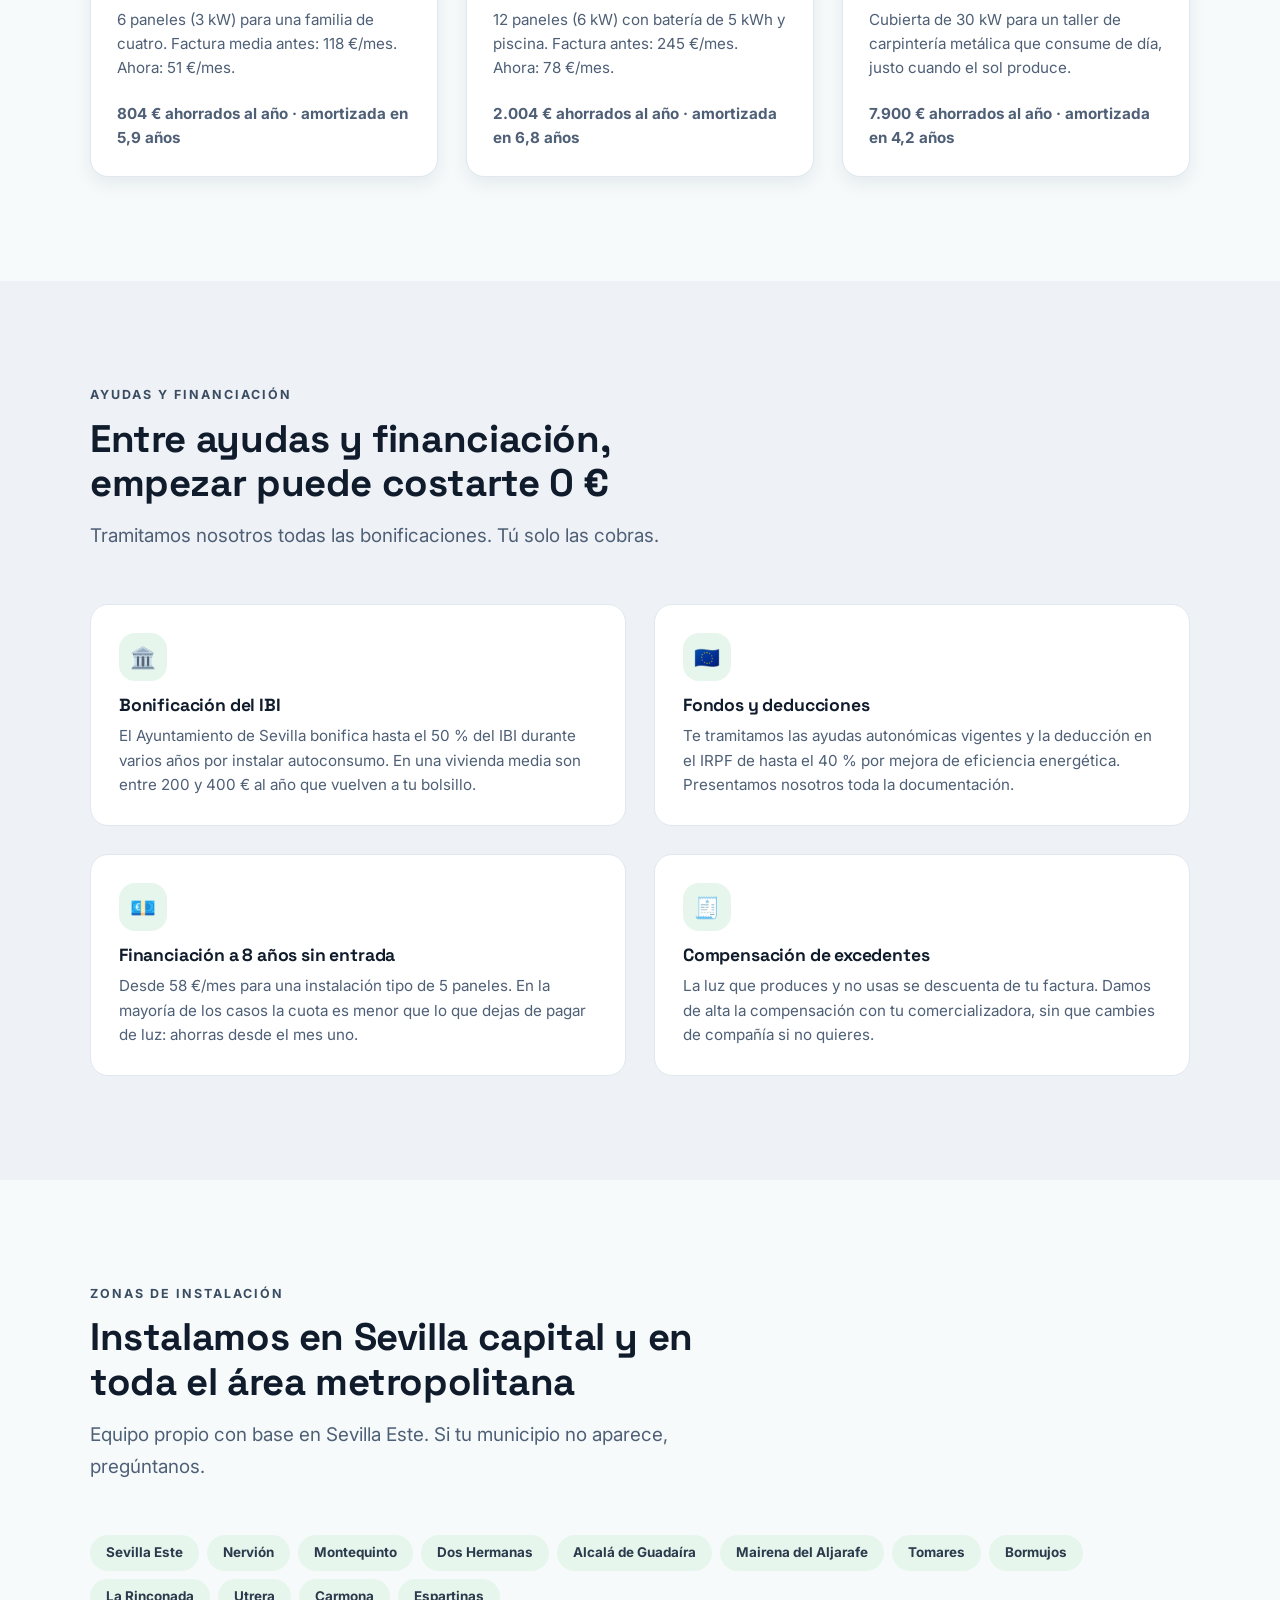
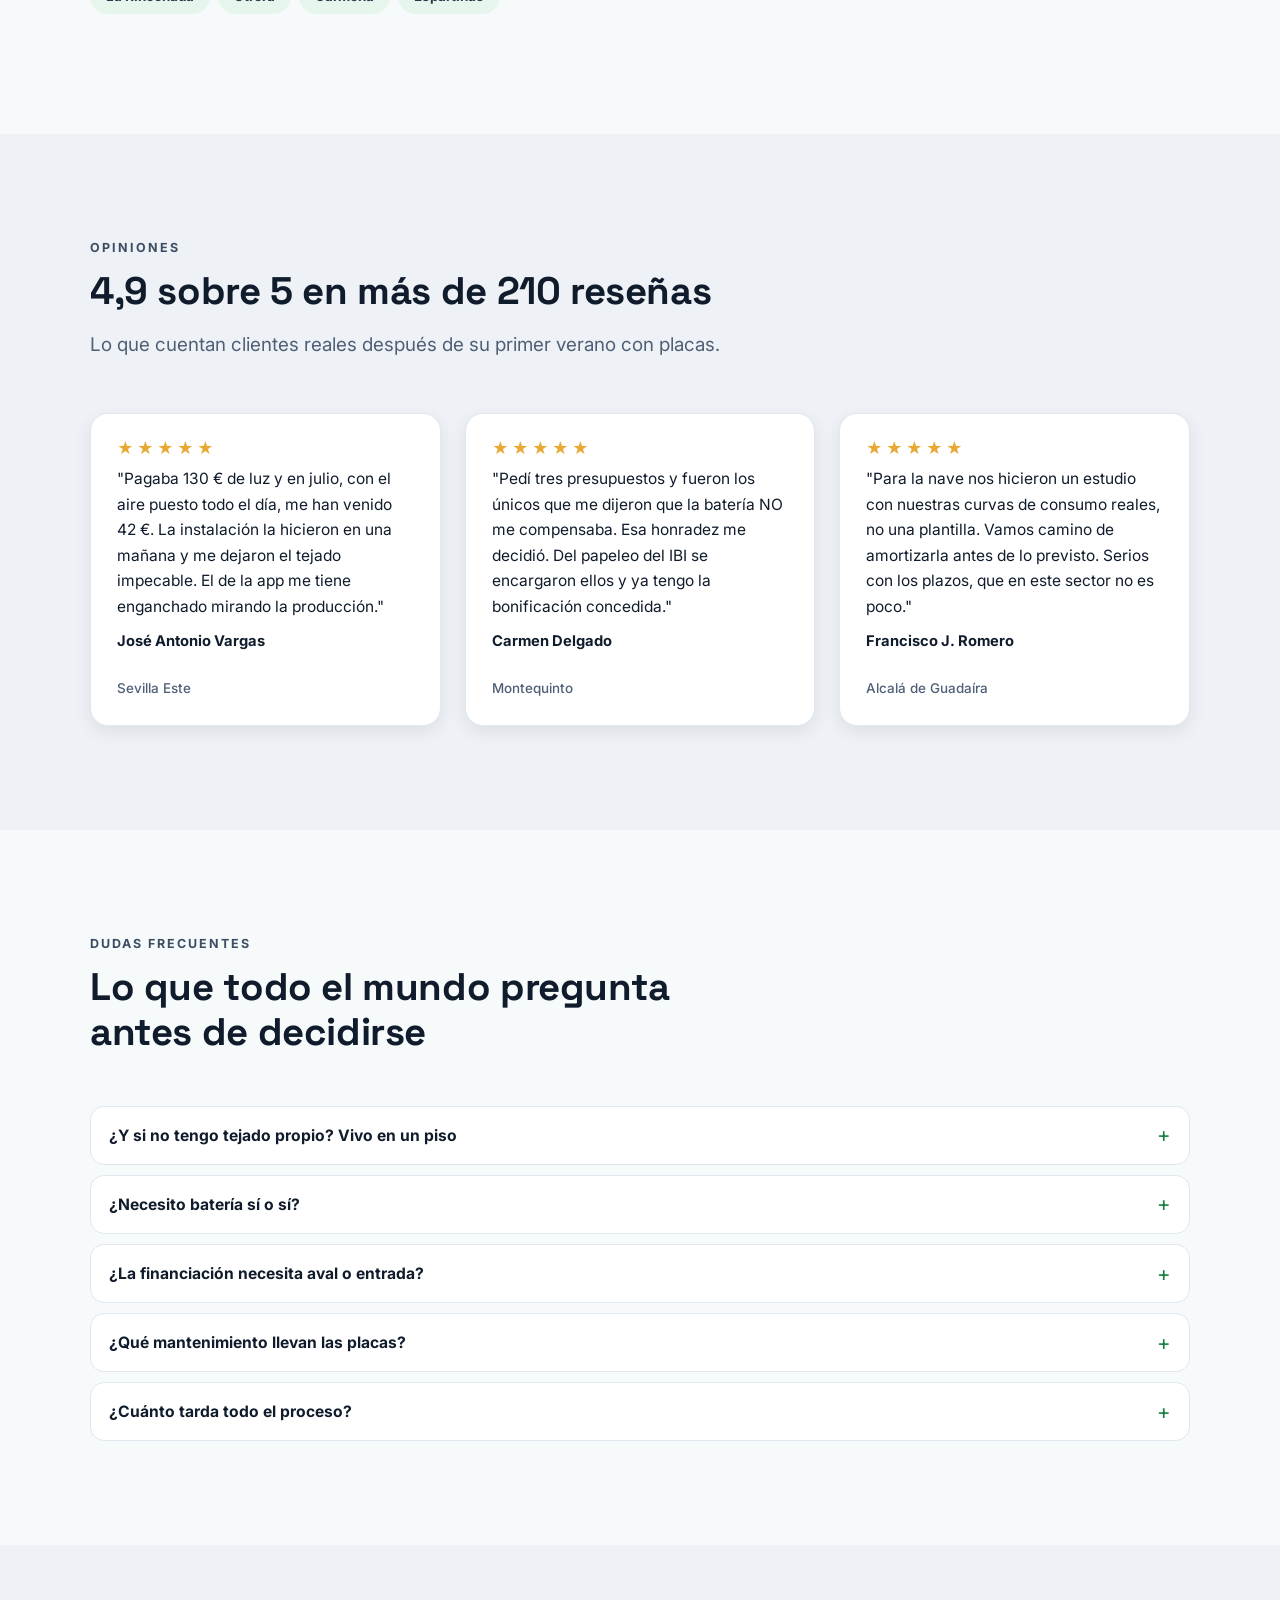
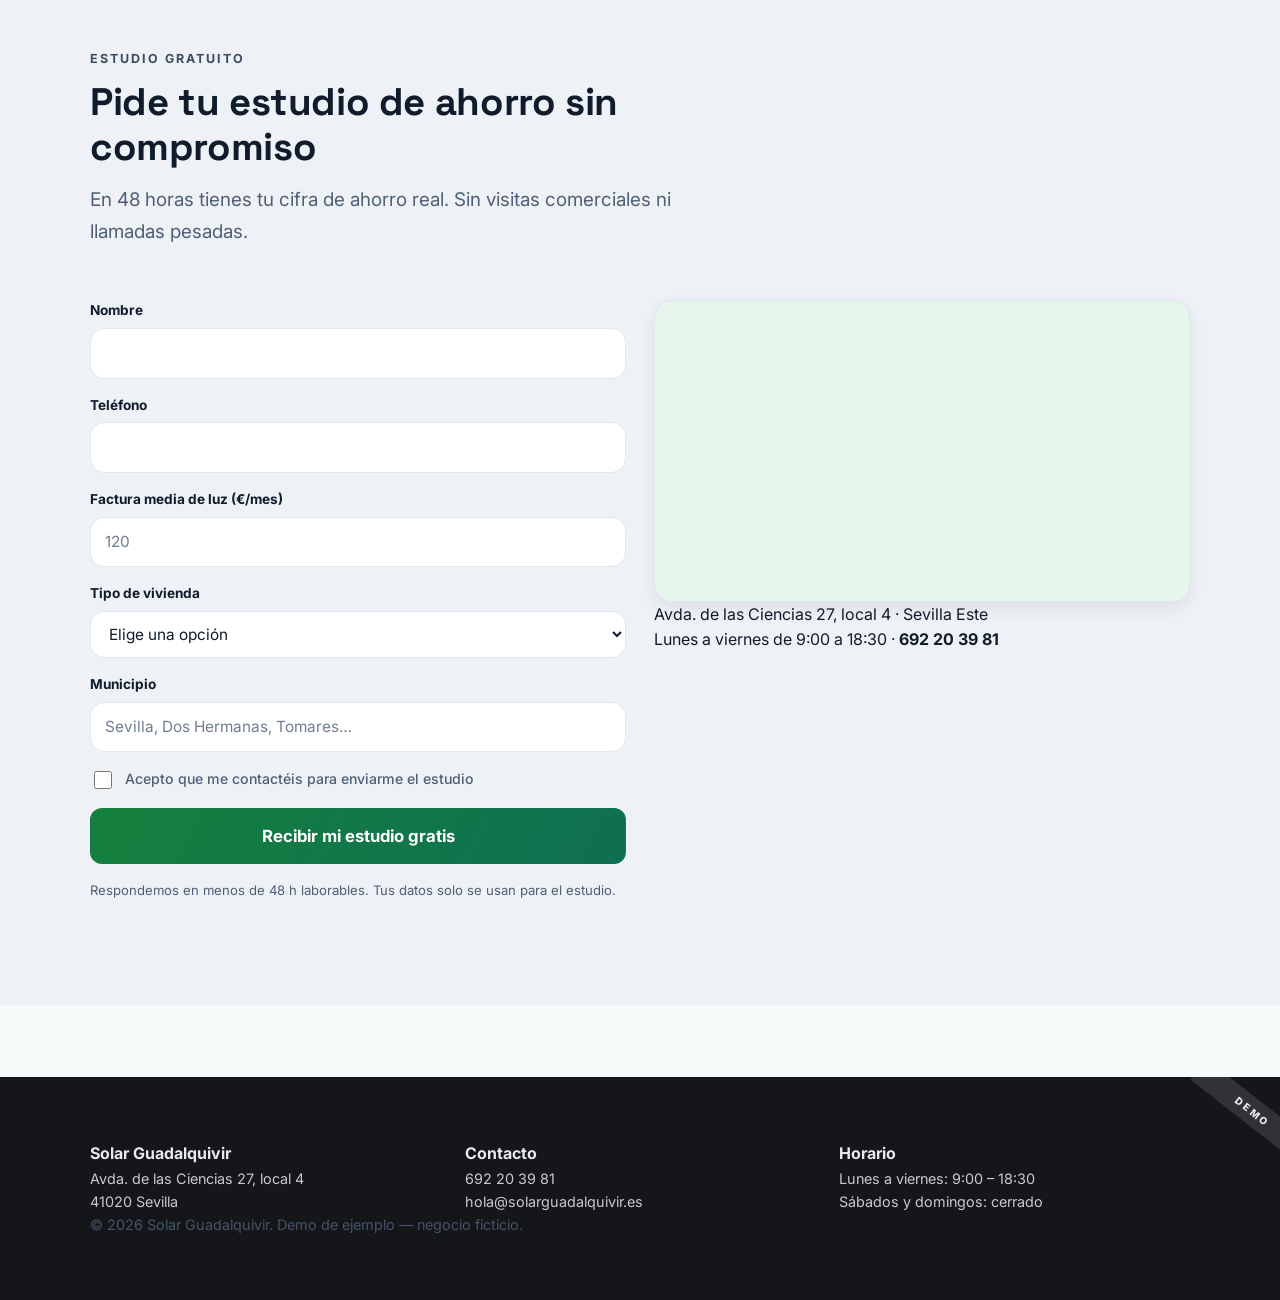
<file: solar.html>
<!doctype html>
<html lang="es">
<head>
<meta charset="utf-8">
<meta name="viewport" content="width=device-width, initial-scale=1">
<title>Solar Guadalquivir — Placas solares con ahorro real en Sevilla</title>
<meta name="description" content="Instalación de placas solares en Sevilla en 1 día. Ahorra hasta un 55 % en tu factura de luz, con garantía de 25 años, ayudas y financiación sin entrada.">
<link rel="icon" href="favicon.svg">
<link rel="preconnect" href="https://fonts.googleapis.com">
<link rel="preconnect" href="https://fonts.gstatic.com" crossorigin>
<link rel="stylesheet" href="https://fonts.googleapis.com/css2?family=Inter:wght@400;500;600;700&family=Space+Grotesk:wght@500;600;700&display=swap">
<link rel="stylesheet" href="assets/css/base.css">
<link rel="stylesheet" href="assets/css/themes.css">
<script src="assets/js/app.js" defer></script>
</head>
<body class="theme-solar" data-sector="solar" data-wa="Hola, quiero un estudio de ahorro con placas solares">

<div id="demobar"></div>

<header class="site-header">
  <div class="container site-header__inner">
    <a class="logo" href="#top">Solar Guadalquivir</a>
    <button class="nav-toggle" data-nav-toggle aria-label="Abrir menú" aria-expanded="false">
      <span></span><span></span><span></span>
    </button>
    <nav class="site-nav" data-nav>
      <a href="#como-funciona">Cómo funciona</a>
      <a href="#instalacion">Qué incluye</a>
      <a href="#casos">Casos reales</a>
      <a href="#ayudas">Ayudas</a>
      <a href="#opiniones">Opiniones</a>
      <a href="#faq">Dudas</a>
    </nav>
    <div class="site-header__cta"><a class="btn btn--primary" href="#estudio">Estudio gratuito</a></div>
  </div>
</header>

<main id="top">

  <!-- 1. HERO con calculadora -->
  <section class="hero hero--card">
    <div class="container hero__inner">
      <div class="hero__content">
        <p class="hero__eyebrow">Energía solar en Sevilla y su área metropolitana</p>
        <h1 class="hero__title">Deja de alquilar tu luz: págala un 55 % más barata desde el primer mes</h1>
        <p class="hero__lead">Diseñamos, instalamos y legalizamos tu instalación fotovoltaica en un solo día. Tú solo tienes que ver bajar la factura. Con 300 días de sol al año en Sevilla, cada mes sin placas es dinero que se queda en el tejado.</p>
        <div class="hero__actions">
          <a class="btn btn--primary btn--lg" href="#estudio">Pedir estudio gratuito</a>
          <a class="btn btn--ghost btn--lg" href="#casos">Ver casos reales</a>
        </div>
        <div class="hero__stats">
          <div class="stat"><span class="stat__num">480+</span><span class="stat__label">instalaciones en Sevilla</span></div>
          <div class="stat"><span class="stat__num">55 %</span><span class="stat__label">de ahorro medio en factura</span></div>
          <div class="stat"><span class="stat__num">25 años</span><span class="stat__label">de garantía en paneles</span></div>
        </div>
      </div>
      <div class="hero__card" data-calc>
        <h2>Calcula tu ahorro en 10 segundos</h2>
        <p>Escribe lo que pagas de luz al mes y mira lo que dejarías de pagar con placas.</p>
        <div class="field">
          <label for="consumo">Tu factura media de luz (€/mes)</label>
          <input id="consumo" name="consumo" type="number" inputmode="numeric" min="20" max="2000" step="5" value="120">
        </div>
        <p><strong>Ahorro al mes:</strong> <span data-calc-out="ahorro-mes"></span></p>
        <p><strong>Ahorro al año:</strong> <span data-calc-out="ahorro-ano"></span></p>
        <p><strong>Ahorro en 25 años:</strong> <span data-calc-out="ahorro-25"></span></p>
        <a class="btn btn--primary" href="#estudio">Quiero mi estudio detallado gratis</a>
        <p class="form__note">Estimación orientativa con un 55 % de autoconsumo. El estudio gratuito afina la cifra con tu tejado y tu consumo real.</p>
      </div>
    </div>
  </section>

  <!-- 2. CÓMO FUNCIONA -->
  <section class="section" id="como-funciona">
    <div class="container">
      <div class="section-head reveal">
        <p class="eyebrow">Cómo funciona</p>
        <h2>De la primera llamada a producir tu propia luz en menos de 3 semanas</h2>
        <p class="lead">Nos ocupamos de todo el papeleo. Tú solo firmas y enciendes la app.</p>
      </div>
      <ol class="steps reveal">
        <li class="step">
          <h3>Estudio gratuito</h3>
          <p>Analizamos tu factura y tu tejado por satélite y te damos una cifra de ahorro real, sin visitas comerciales pesadas ni compromiso.</p>
        </li>
        <li class="step">
          <h3>Diseño e ingeniería</h3>
          <p>Un ingeniero dimensiona la instalación para tu consumo: número de paneles, orientación, inversor y, si compensa, batería.</p>
        </li>
        <li class="step">
          <h3>Instalación en 1 día</h3>
          <p>Nuestro equipo propio (no subcontratas) monta la instalación en una jornada. Dejamos el tejado como estaba, pero produciendo.</p>
        </li>
        <li class="step">
          <h3>Legalización y ayudas</h3>
          <p>Tramitamos boletín, compensación de excedentes con tu comercializadora y todas las bonificaciones a las que tengas derecho.</p>
        </li>
      </ol>
    </div>
  </section>

  <!-- 3. QUÉ INCLUYE -->
  <section class="section section--alt" id="instalacion">
    <div class="container">
      <div class="section-head reveal">
        <p class="eyebrow">Qué incluye</p>
        <h2>Instalación llave en mano, sin sorpresas en el presupuesto</h2>
        <p class="lead">Precio cerrado por escrito. Todo esto entra en tu instalación.</p>
      </div>
      <div class="grid grid--3 reveal">
        <div class="feature">
          <span class="feature__icon">☀️</span>
          <h3>Paneles de alto rendimiento</h3>
          <p>Módulos de 500 W de primera marca europea, con degradación garantizada por debajo del 0,5 % anual.</p>
        </div>
        <div class="feature">
          <span class="feature__icon">⚡</span>
          <h3>Inversor híbrido</h3>
          <p>Preparado para añadir batería el día que quieras, sin cambiar nada de la instalación.</p>
        </div>
        <div class="feature">
          <span class="feature__icon">📱</span>
          <h3>Monitorización en el móvil</h3>
          <p>App en español para ver en tiempo real lo que produces, lo que consumes y lo que ahorras cada día.</p>
        </div>
        <div class="feature">
          <span class="feature__icon">🛡️</span>
          <h3>Garantía de 25 años</h3>
          <p>25 años en paneles y producción, 10 en inversor y 5 en la mano de obra. Todo por escrito.</p>
        </div>
        <div class="feature">
          <span class="feature__icon">📋</span>
          <h3>Legalización completa</h3>
          <p>Boletín, registro en la Junta de Andalucía y alta de compensación de excedentes. No tocas un papel.</p>
        </div>
        <div class="feature">
          <span class="feature__icon">🔋</span>
          <h3>Batería opcional</h3>
          <p>Si tu consumo es de tarde-noche, te calculamos si la batería compensa. Si no compensa, te lo decimos igual.</p>
        </div>
      </div>
    </div>
  </section>

  <!-- 4. CASOS DE ÉXITO -->
  <section class="section" id="casos">
    <div class="container">
      <div class="section-head reveal">
        <p class="eyebrow">Casos reales</p>
        <h2>Lo que ahorran nuestros clientes, con cifras encima de la mesa</h2>
        <p class="lead">Tres instalaciones de 2025 con datos de la app de monitorización.</p>
      </div>
      <div class="grid grid--3 reveal">
        <article class="card">
          <img src="assets/img/solar-vivienda-sevilla-este.svg" width="800" height="600" alt="Placas solares instaladas en una vivienda de Sevilla Este" loading="lazy">
          <div class="card__body">
            <h3>Vivienda en Sevilla Este</h3>
            <p>6 paneles (3 kW) para una familia de cuatro. Factura media antes: 118 €/mes. Ahora: 51 €/mes.</p>
            <p><strong>804 € ahorrados al año · amortizada en 5,9 años</strong></p>
          </div>
        </article>
        <article class="card">
          <img src="assets/img/solar-chalet-montequinto.svg" width="800" height="600" alt="Instalación fotovoltaica con batería en un chalet de Montequinto" loading="lazy">
          <div class="card__body">
            <h3>Chalet en Montequinto</h3>
            <p>12 paneles (6 kW) con batería de 5 kWh y piscina. Factura antes: 245 €/mes. Ahora: 78 €/mes.</p>
            <p><strong>2.004 € ahorrados al año · amortizada en 6,8 años</strong></p>
          </div>
        </article>
        <article class="card">
          <img src="assets/img/solar-nave-alcala.svg" width="800" height="600" alt="Cubierta solar de una nave industrial en Alcalá de Guadaíra" loading="lazy">
          <div class="card__body">
            <h3>Nave en Alcalá de Guadaíra</h3>
            <p>Cubierta de 30 kW para un taller de carpintería metálica que consume de día, justo cuando el sol produce.</p>
            <p><strong>7.900 € ahorrados al año · amortizada en 4,2 años</strong></p>
          </div>
        </article>
      </div>
    </div>
  </section>

  <!-- 5. AYUDAS Y FINANCIACIÓN -->
  <section class="section section--alt" id="ayudas">
    <div class="container">
      <div class="section-head reveal">
        <p class="eyebrow">Ayudas y financiación</p>
        <h2>Entre ayudas y financiación, empezar puede costarte 0 €</h2>
        <p class="lead">Tramitamos nosotros todas las bonificaciones. Tú solo las cobras.</p>
      </div>
      <div class="grid grid--2 reveal">
        <div class="feature">
          <span class="feature__icon">🏛️</span>
          <h3>Bonificación del IBI</h3>
          <p>El Ayuntamiento de Sevilla bonifica hasta el 50 % del IBI durante varios años por instalar autoconsumo. En una vivienda media son entre 200 y 400 € al año que vuelven a tu bolsillo.</p>
        </div>
        <div class="feature">
          <span class="feature__icon">🇪🇺</span>
          <h3>Fondos y deducciones</h3>
          <p>Te tramitamos las ayudas autonómicas vigentes y la deducción en el IRPF de hasta el 40 % por mejora de eficiencia energética. Presentamos nosotros toda la documentación.</p>
        </div>
        <div class="feature">
          <span class="feature__icon">💶</span>
          <h3>Financiación a 8 años sin entrada</h3>
          <p>Desde 58 €/mes para una instalación tipo de 5 paneles. En la mayoría de los casos la cuota es menor que lo que dejas de pagar de luz: ahorras desde el mes uno.</p>
        </div>
        <div class="feature">
          <span class="feature__icon">🧾</span>
          <h3>Compensación de excedentes</h3>
          <p>La luz que produces y no usas se descuenta de tu factura. Damos de alta la compensación con tu comercializadora, sin que cambies de compañía si no quieres.</p>
        </div>
      </div>
    </div>
  </section>

  <!-- 6. ZONAS -->
  <section class="section" id="zonas">
    <div class="container">
      <div class="section-head reveal">
        <p class="eyebrow">Zonas de instalación</p>
        <h2>Instalamos en Sevilla capital y en toda el área metropolitana</h2>
        <p class="lead">Equipo propio con base en Sevilla Este. Si tu municipio no aparece, pregúntanos.</p>
      </div>
      <div class="chips reveal">
        <span class="chip">Sevilla Este</span>
        <span class="chip">Nervión</span>
        <span class="chip">Montequinto</span>
        <span class="chip">Dos Hermanas</span>
        <span class="chip">Alcalá de Guadaíra</span>
        <span class="chip">Mairena del Aljarafe</span>
        <span class="chip">Tomares</span>
        <span class="chip">Bormujos</span>
        <span class="chip">La Rinconada</span>
        <span class="chip">Utrera</span>
        <span class="chip">Carmona</span>
        <span class="chip">Espartinas</span>
      </div>
    </div>
  </section>

  <!-- 7. OPINIONES -->
  <section class="section section--alt" id="opiniones">
    <div class="container">
      <div class="section-head reveal">
        <p class="eyebrow">Opiniones</p>
        <h2>4,9 sobre 5 en más de 210 reseñas</h2>
        <p class="lead">Lo que cuentan clientes reales después de su primer verano con placas.</p>
      </div>
      <div class="reviews reveal">
        <article class="review">
          <span class="stars" aria-label="5 de 5 estrellas">★★★★★</span>
          <p class="review__text">"Pagaba 130 € de luz y en julio, con el aire puesto todo el día, me han venido 42 €. La instalación la hicieron en una mañana y me dejaron el tejado impecable. El de la app me tiene enganchado mirando la producción."</p>
          <p class="review__author">José Antonio Vargas</p>
          <p class="review__zone">Sevilla Este</p>
        </article>
        <article class="review">
          <span class="stars" aria-label="5 de 5 estrellas">★★★★★</span>
          <p class="review__text">"Pedí tres presupuestos y fueron los únicos que me dijeron que la batería NO me compensaba. Esa honradez me decidió. Del papeleo del IBI se encargaron ellos y ya tengo la bonificación concedida."</p>
          <p class="review__author">Carmen Delgado</p>
          <p class="review__zone">Montequinto</p>
        </article>
        <article class="review">
          <span class="stars" aria-label="5 de 5 estrellas">★★★★★</span>
          <p class="review__text">"Para la nave nos hicieron un estudio con nuestras curvas de consumo reales, no una plantilla. Vamos camino de amortizarla antes de lo previsto. Serios con los plazos, que en este sector no es poco."</p>
          <p class="review__author">Francisco J. Romero</p>
          <p class="review__zone">Alcalá de Guadaíra</p>
        </article>
      </div>
    </div>
  </section>

  <!-- 8. FAQ -->
  <section class="section" id="faq">
    <div class="container">
      <div class="section-head reveal">
        <p class="eyebrow">Dudas frecuentes</p>
        <h2>Lo que todo el mundo pregunta antes de decidirse</h2>
      </div>
      <div class="faq reveal">
        <details class="faq__item">
          <summary>¿Y si no tengo tejado propio? Vivo en un piso</summary>
          <div class="faq__body">
            <p>Puedes sumarte al autoconsumo compartido: la instalación se hace en la cubierta del edificio con acuerdo de la comunidad y el ahorro se reparte entre los vecinos adheridos. Preparamos nosotros la propuesta para presentarla en la junta de propietarios, con cifras de ahorro por vivienda.</p>
          </div>
        </details>
        <details class="faq__item">
          <summary>¿Necesito batería sí o sí?</summary>
          <div class="faq__body">
            <p>No. Con la compensación de excedentes, la luz que no consumes se descuenta de la factura. La batería compensa cuando tu consumo fuerte es de noche. En el estudio te damos las dos cifras, con y sin batería, y decides tú. El inversor que montamos es híbrido, así que puedes añadirla más adelante sin coste extra de adaptación.</p>
          </div>
        </details>
        <details class="faq__item">
          <summary>¿La financiación necesita aval o entrada?</summary>
          <div class="faq__body">
            <p>No. Trabajamos con financiación al consumo a hasta 8 años, sin entrada y sin aval, solo con la documentación habitual de solvencia (DNI, nómina o declaración). La aprobación suele llegar en 24-48 horas y puedes amortizar anticipadamente sin penalización.</p>
          </div>
        </details>
        <details class="faq__item">
          <summary>¿Qué mantenimiento llevan las placas?</summary>
          <div class="faq__body">
            <p>Muy poco: una limpieza con agua una o dos veces al año (más si hay calima) y poco más. La app avisa sola si un panel rinde menos de lo normal. Ofrecemos un plan de mantenimiento opcional con revisión anual, limpieza y termografía por 89 €/año, pero no es obligatorio.</p>
          </div>
        </details>
        <details class="faq__item">
          <summary>¿Cuánto tarda todo el proceso?</summary>
          <div class="faq__body">
            <p>Del sí al interruptor: unas 2-3 semanas. El estudio está en 48 horas, la instalación se hace en 1 día y el resto es tramitación (licencia, boletín y alta de compensación), que gestionamos nosotros mientras tu instalación ya produce.</p>
          </div>
        </details>
      </div>
    </div>
  </section>

  <!-- 9. FORMULARIO + MAPA -->
  <section class="section section--alt" id="contacto">
    <div class="container">
      <div class="section-head reveal">
        <p class="eyebrow">Estudio gratuito</p>
        <h2>Pide tu estudio de ahorro sin compromiso</h2>
        <p class="lead">En 48 horas tienes tu cifra de ahorro real. Sin visitas comerciales ni llamadas pesadas.</p>
      </div>
      <div class="grid grid--2 reveal">
        <form class="form" id="estudio" data-demo-form data-toast="DEMO: este estudio llegaría a tu WhatsApp y a tu email al instante">
          <div class="field">
            <label for="est-nombre">Nombre</label>
            <input id="est-nombre" name="nombre" type="text" autocomplete="name" required>
          </div>
          <div class="field">
            <label for="est-telefono">Teléfono</label>
            <input id="est-telefono" name="telefono" type="tel" autocomplete="tel" required>
          </div>
          <div class="field">
            <label for="est-consumo">Factura media de luz (€/mes)</label>
            <input id="est-consumo" name="consumo-mensual" type="number" inputmode="numeric" min="20" max="5000" placeholder="120" required>
          </div>
          <div class="field">
            <label for="est-vivienda">Tipo de vivienda</label>
            <select id="est-vivienda" name="vivienda" required>
              <option value="">Elige una opción</option>
              <option value="piso">Piso</option>
              <option value="adosado">Adosado</option>
              <option value="chalet">Chalet</option>
              <option value="nave">Nave / negocio</option>
            </select>
          </div>
          <div class="field">
            <label for="est-municipio">Municipio</label>
            <input id="est-municipio" name="municipio" type="text" placeholder="Sevilla, Dos Hermanas, Tomares…" required>
          </div>
          <div class="field field--check">
            <input id="est-privacidad" name="privacidad" type="checkbox" required>
            <label for="est-privacidad">Acepto que me contactéis para enviarme el estudio</label>
          </div>
          <button class="btn btn--primary btn--lg" type="submit">Recibir mi estudio gratis</button>
          <p class="form__note">Respondemos en menos de 48 h laborables. Tus datos solo se usan para el estudio.</p>
        </form>
        <div>
          <div class="map">
            <iframe title="Ubicación de Solar Guadalquivir en Sevilla" loading="lazy"
              src="https://www.openstreetmap.org/export/embed.html?bbox=-5.9450,37.3990,-5.9250,37.4110&layer=mapnik&marker=37.4050,-5.9350"></iframe>
          </div>
          <p>Avda. de las Ciencias 27, local 4 · Sevilla Este<br>
          Lunes a viernes de 9:00 a 18:30 · <strong>692 20 39 81</strong></p>
        </div>
      </div>
    </div>
  </section>

</main>

<footer class="site-footer">
  <div class="container site-footer__inner">
    <div>
      <strong>Solar Guadalquivir</strong>
      <p>Avda. de las Ciencias 27, local 4<br>41020 Sevilla</p>
    </div>
    <div>
      <strong>Contacto</strong>
      <p>692 20 39 81<br>hola@solarguadalquivir.es</p>
    </div>
    <div>
      <strong>Horario</strong>
      <p>Lunes a viernes: 9:00 – 18:30<br>Sábados y domingos: cerrado</p>
    </div>
  </div>
  <div class="container">
    <p class="form__note">© <span data-year></span> Solar Guadalquivir. Demo de ejemplo — negocio ficticio.</p>
  </div>
  <span class="demo-ribbon">DEMO</span>
</footer>
</body>
</html>
</file>
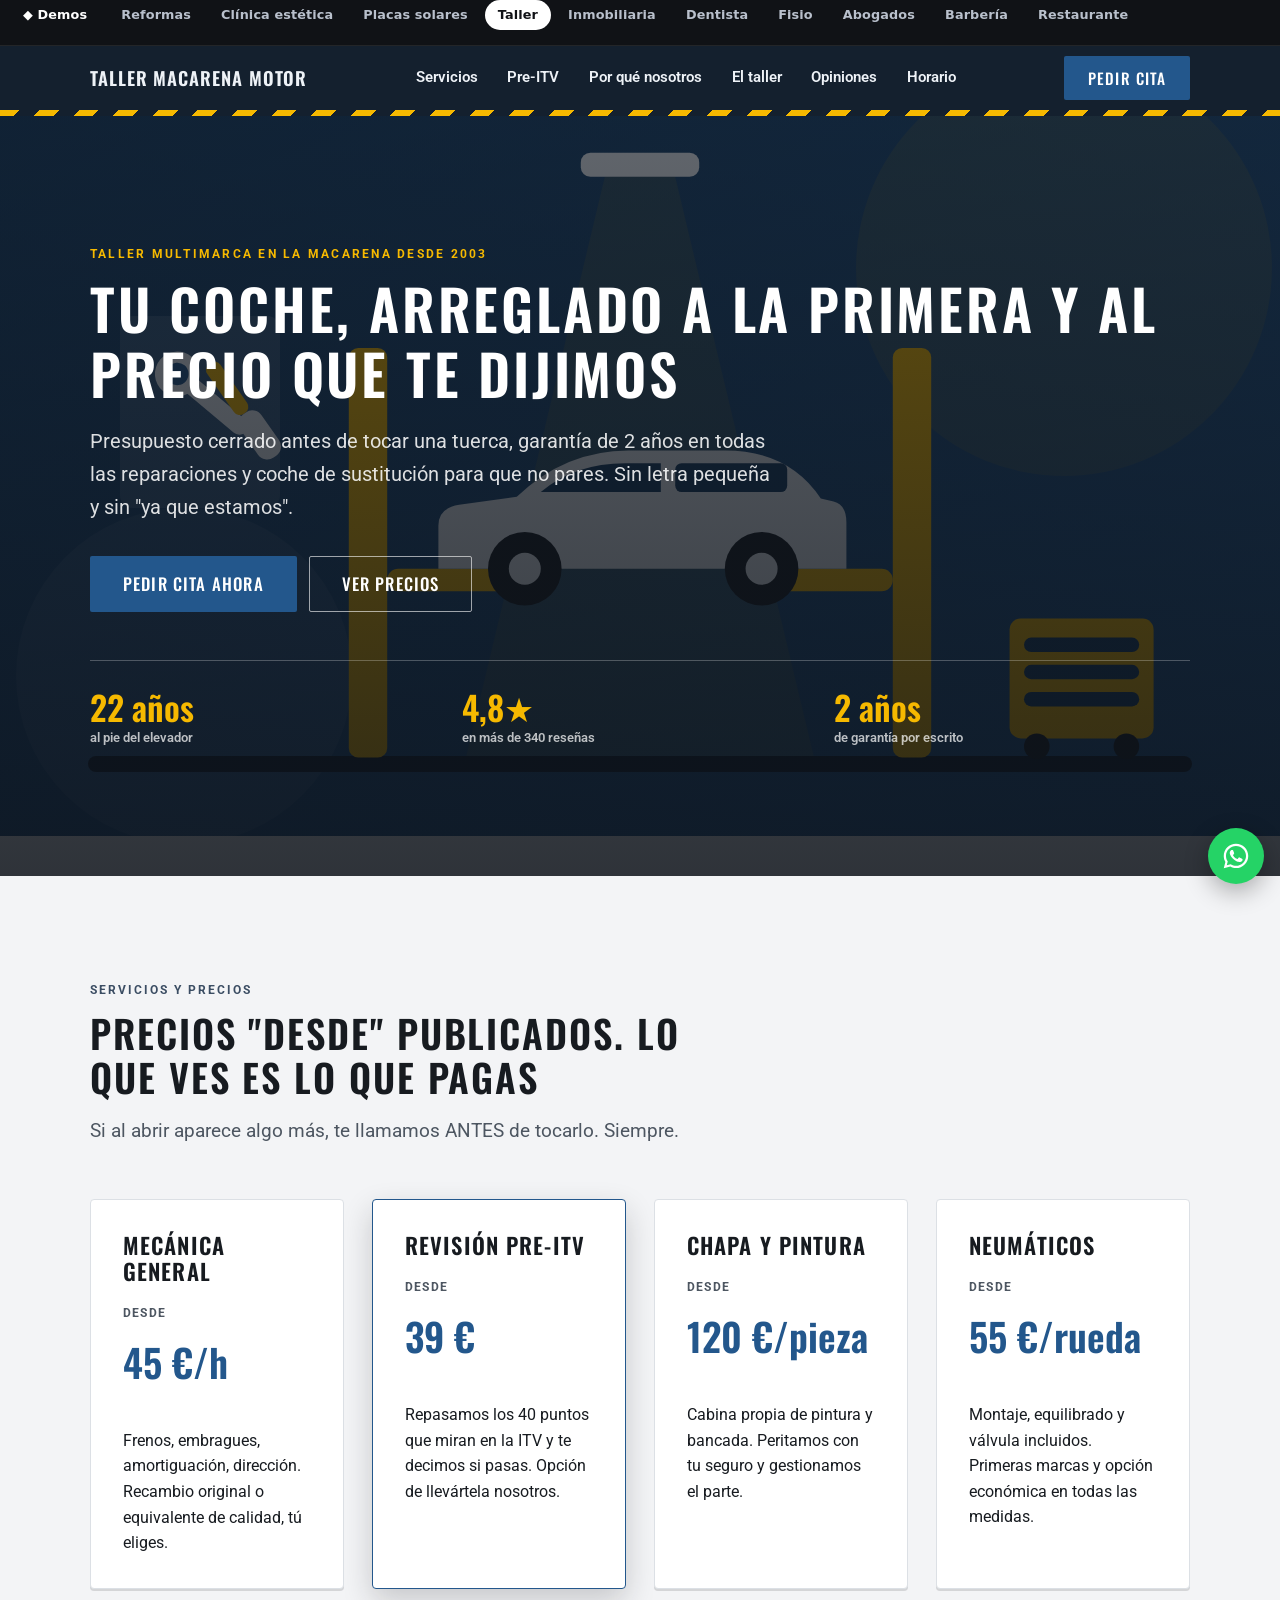
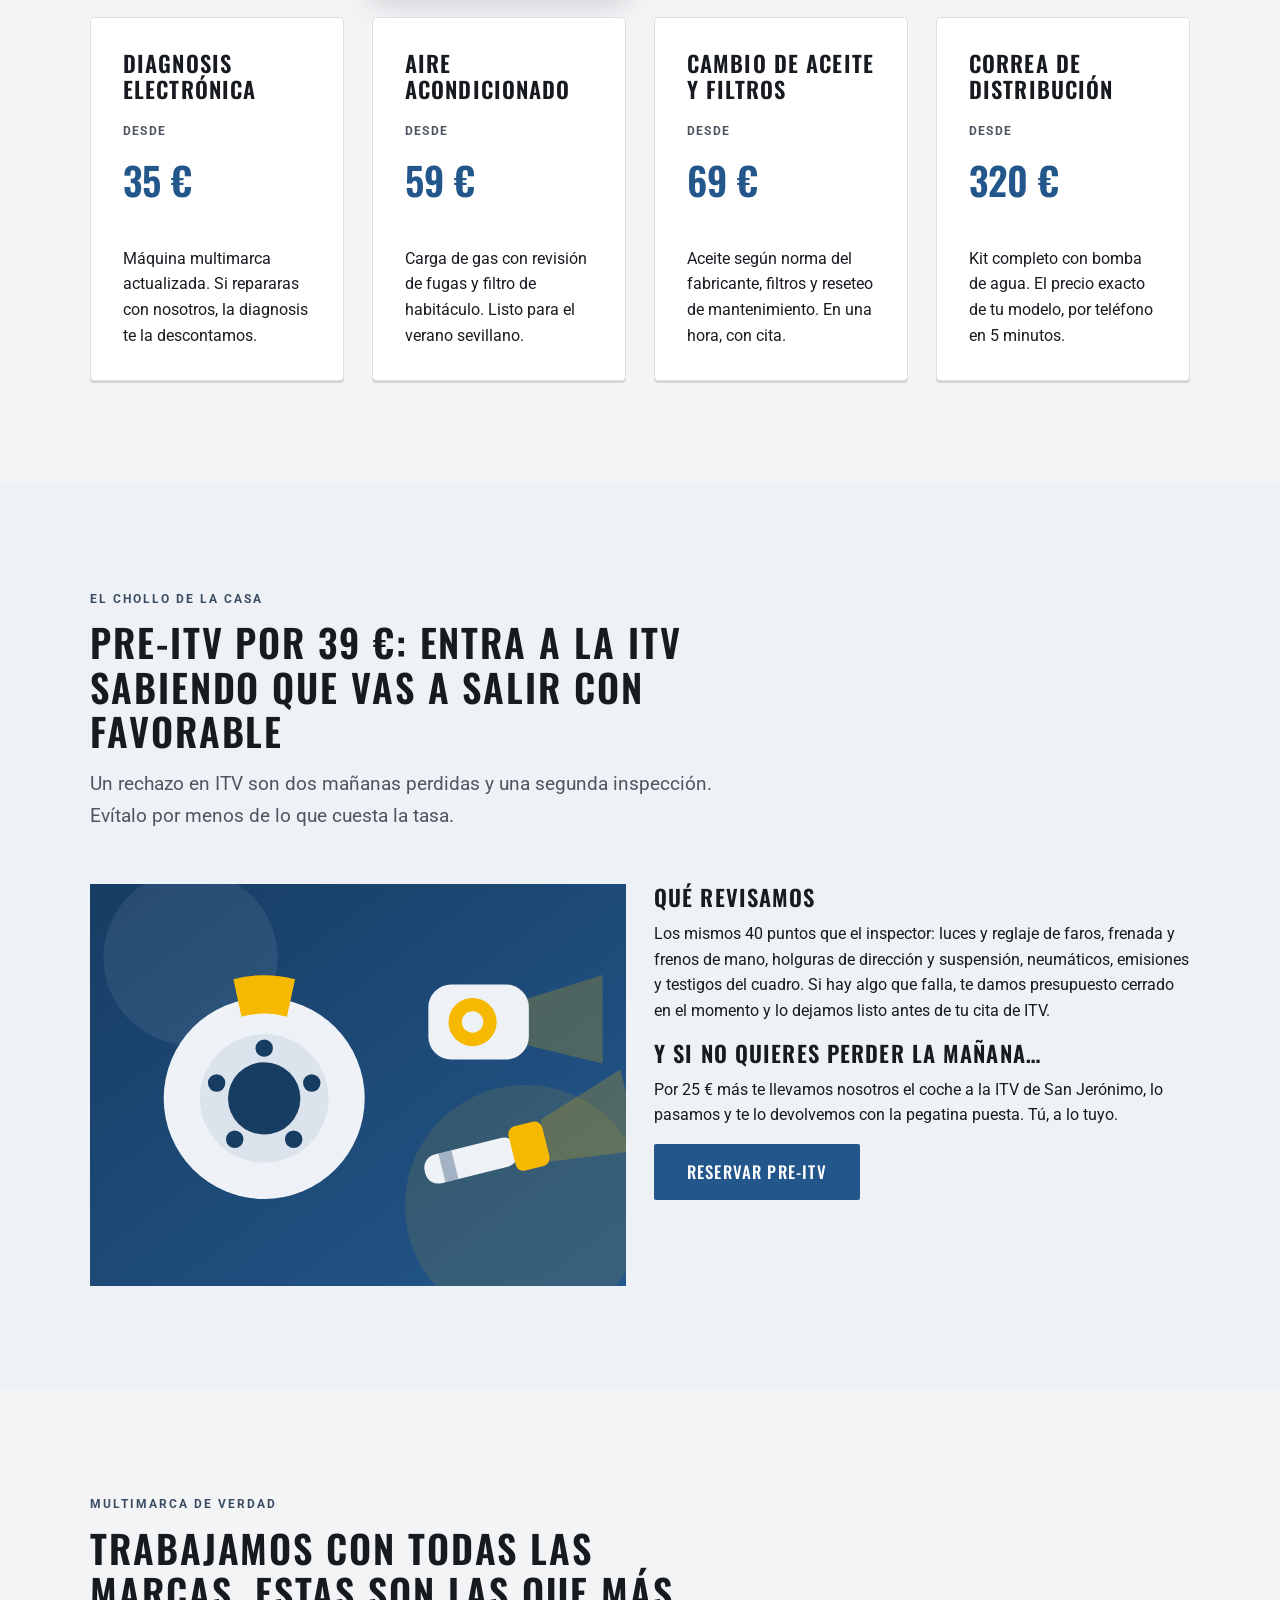
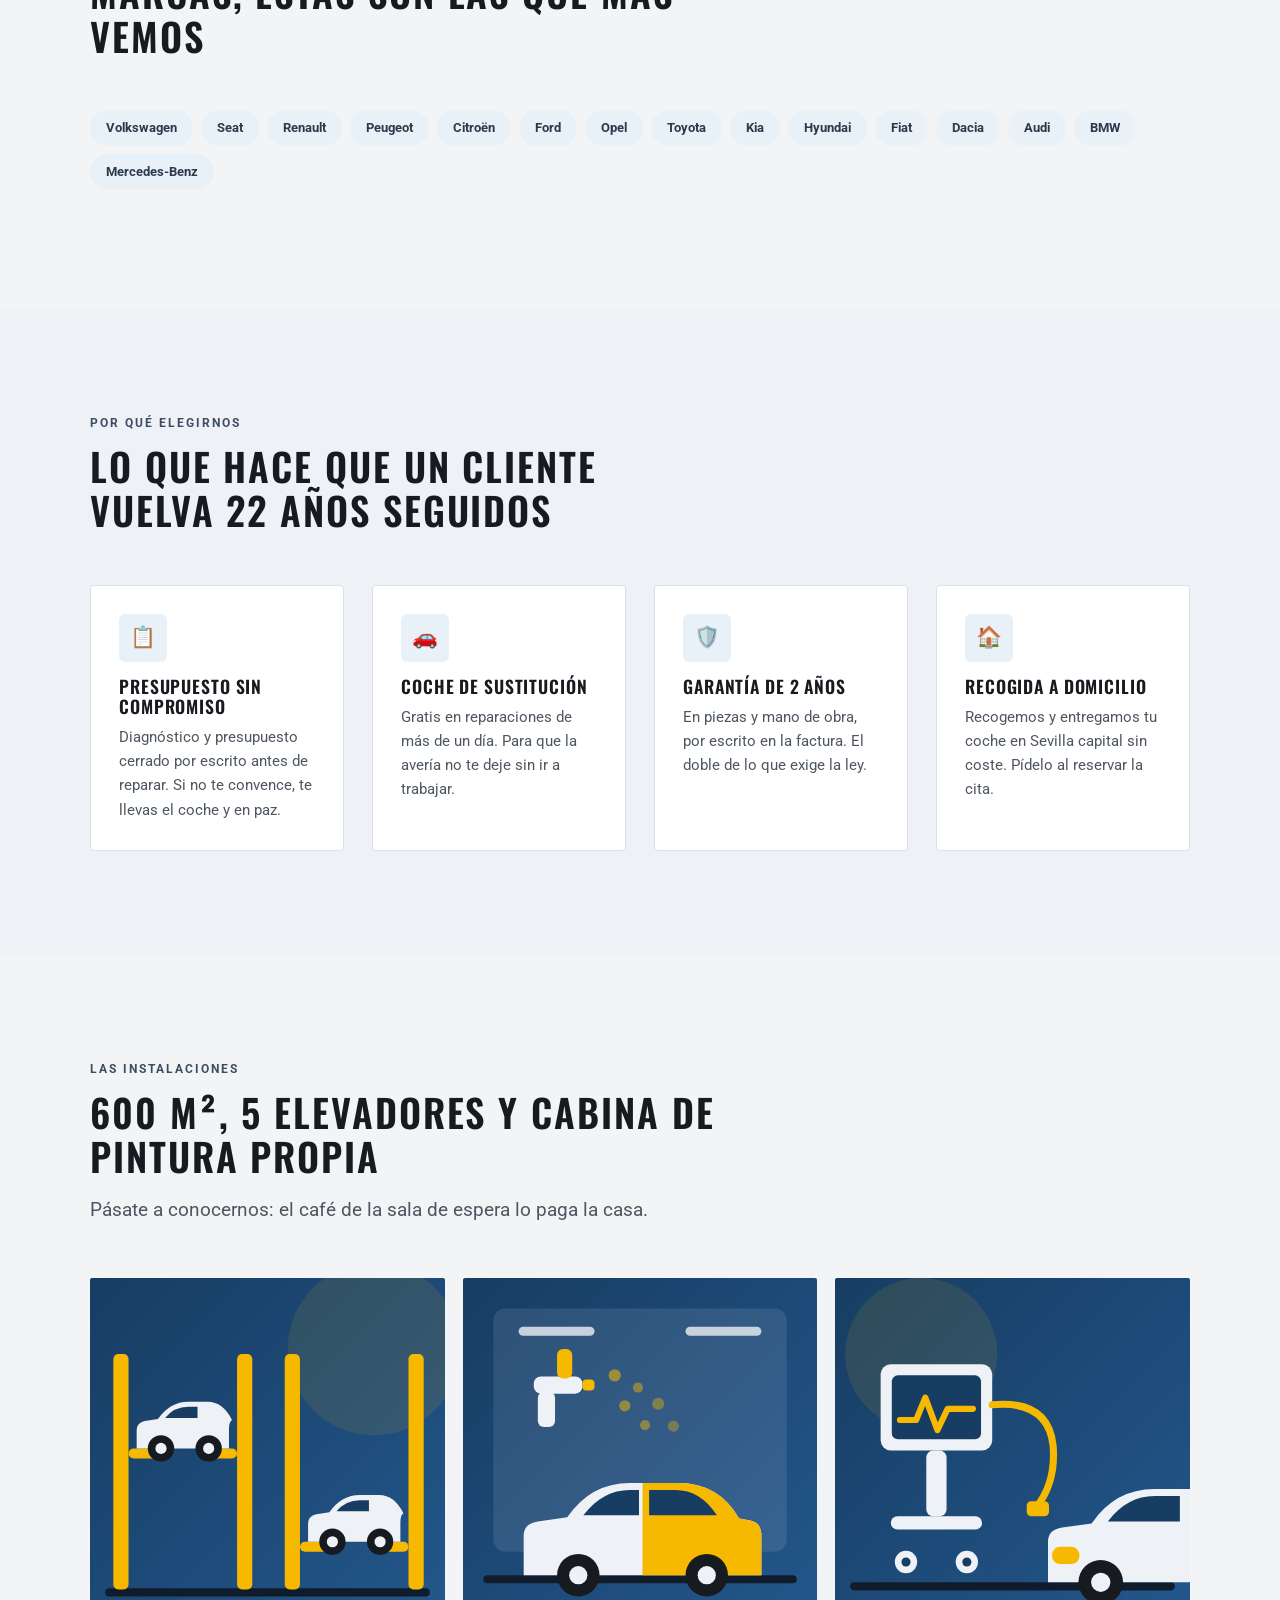
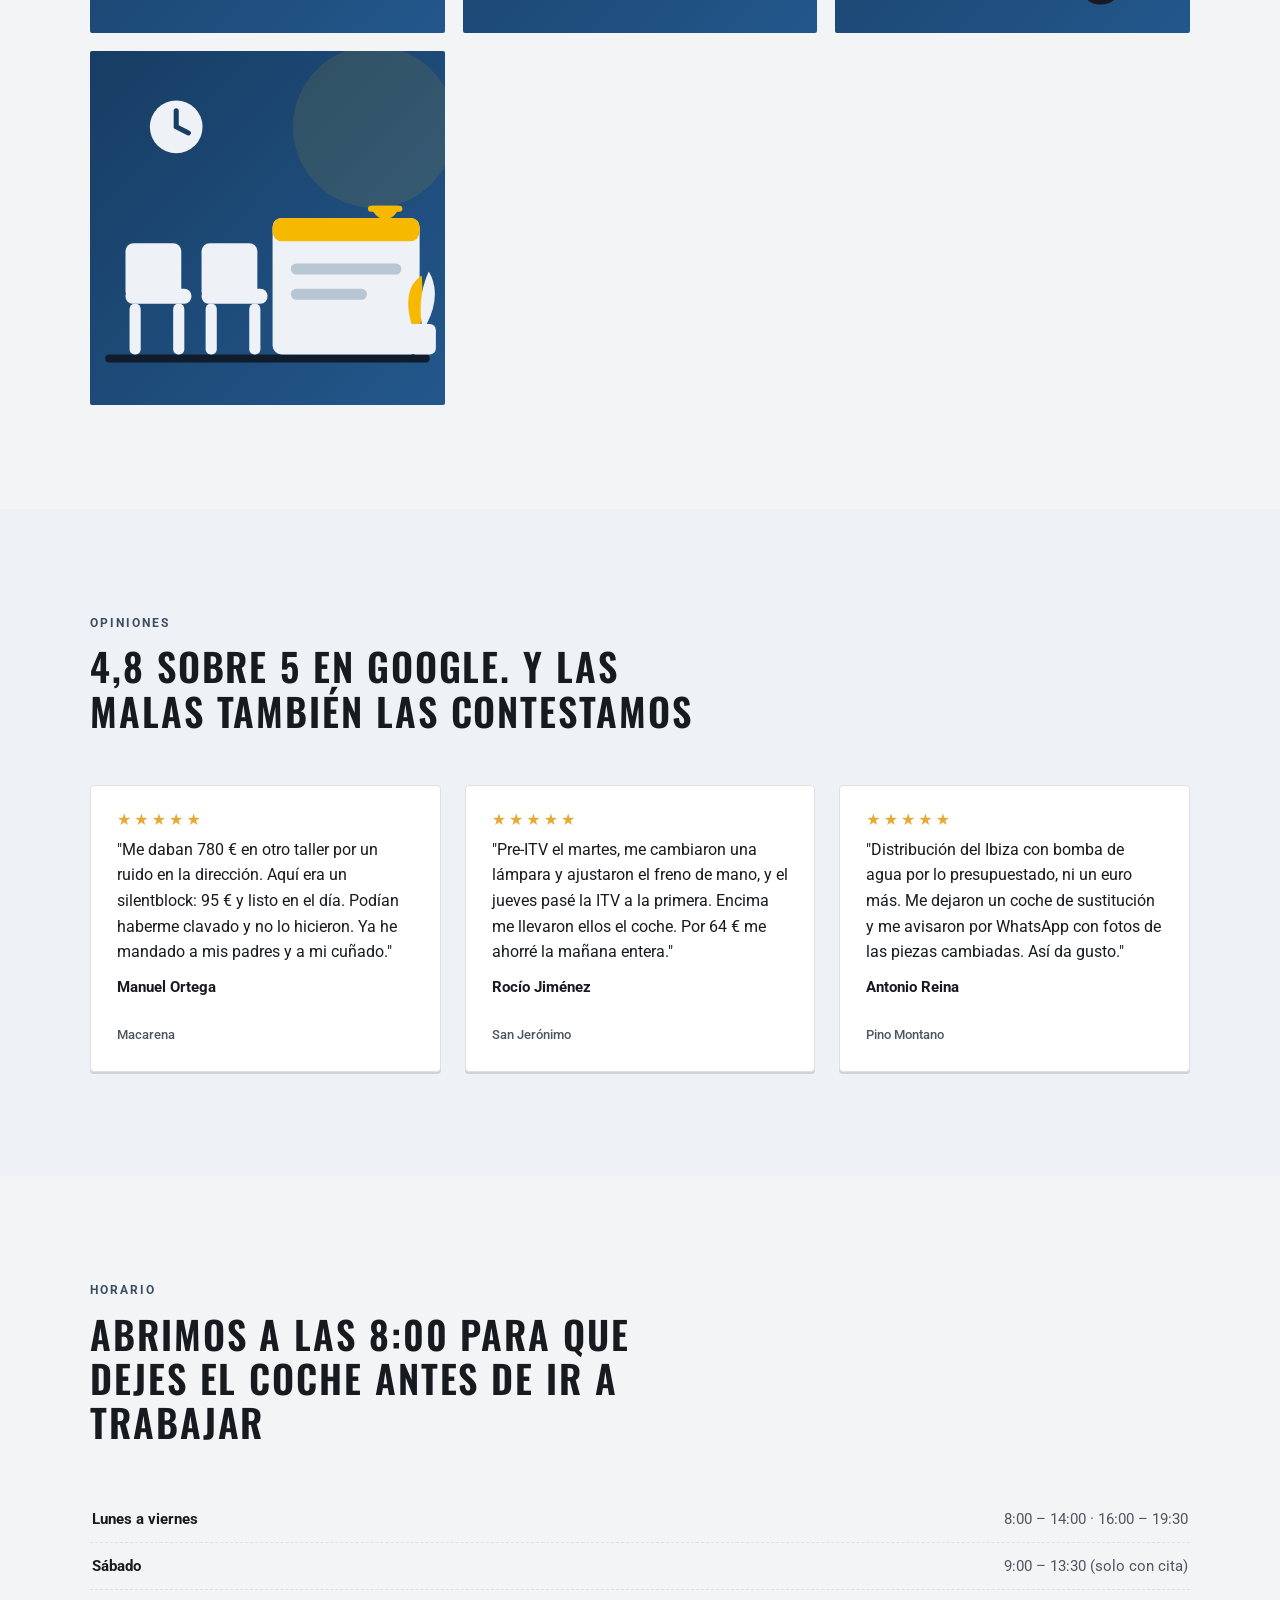
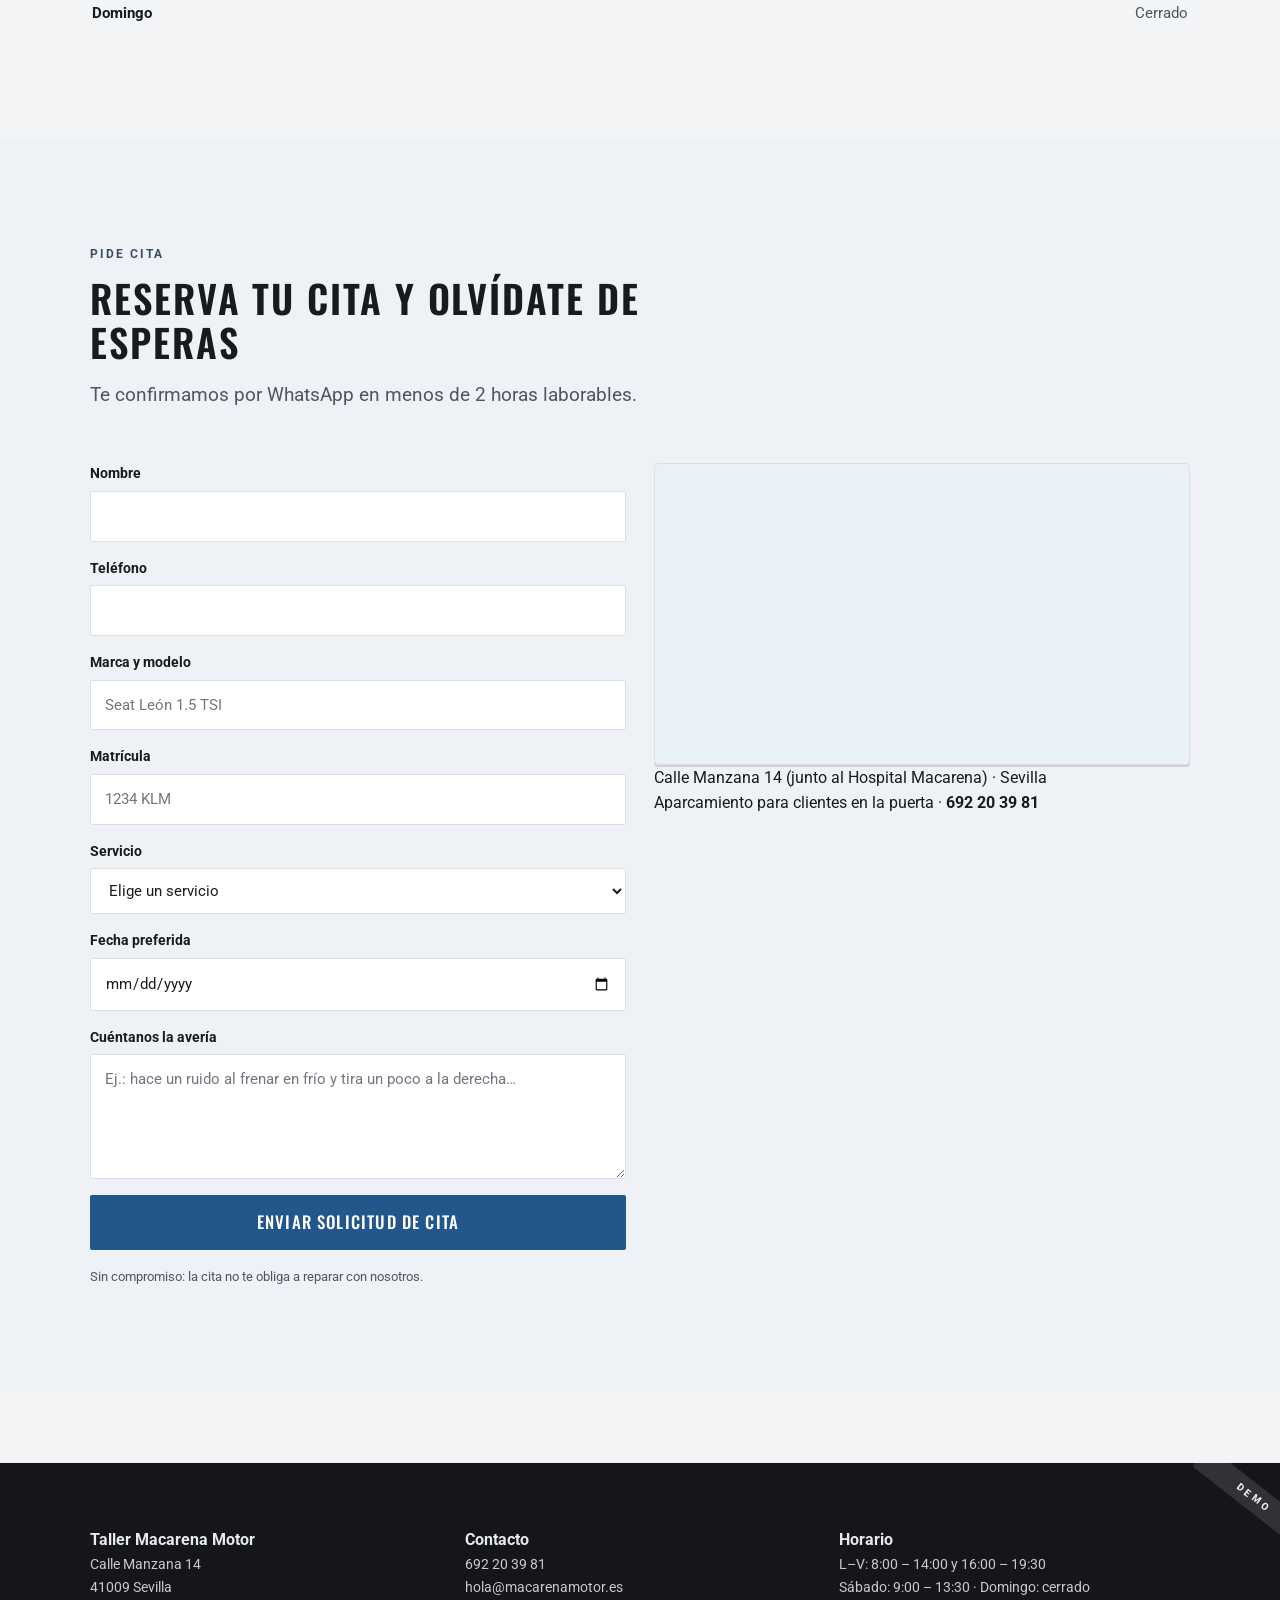
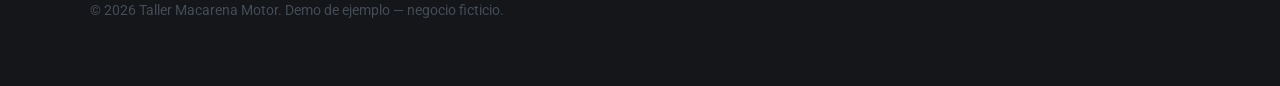
<file: taller.html>
<!doctype html>
<html lang="es">
<head>
<meta charset="utf-8">
<meta name="viewport" content="width=device-width, initial-scale=1">
<title>Taller Macarena Motor — Taller multimarca de confianza en Sevilla</title>
<meta name="description" content="Taller mecánico multimarca en la Macarena: pre-ITV desde 39 €, diagnosis, chapa y pintura y garantía de 2 años. Pide cita online y coche de sustitución.">
<link rel="icon" href="favicon.svg">
<link rel="preconnect" href="https://fonts.googleapis.com">
<link rel="preconnect" href="https://fonts.gstatic.com" crossorigin>
<link rel="stylesheet" href="https://fonts.googleapis.com/css2?family=Oswald:wght@400;500;600;700&family=Roboto:wght@400;500;700&display=swap">
<link rel="stylesheet" href="assets/css/base.css">
<link rel="stylesheet" href="assets/css/themes.css">
<script src="assets/js/app.js" defer></script>
</head>
<body class="theme-taller" data-sector="taller" data-wa="Hola, quiero pedir cita para mi coche">

<div id="demobar"></div>

<header class="site-header">
  <div class="container site-header__inner">
    <a class="logo" href="#top">Taller Macarena Motor</a>
    <button class="nav-toggle" data-nav-toggle aria-label="Abrir menú" aria-expanded="false">
      <span></span><span></span><span></span>
    </button>
    <nav class="site-nav" data-nav>
      <a href="#servicios">Servicios</a>
      <a href="#pre-itv">Pre-ITV</a>
      <a href="#ventajas">Por qué nosotros</a>
      <a href="#taller">El taller</a>
      <a href="#opiniones">Opiniones</a>
      <a href="#horario">Horario</a>
    </nav>
    <div class="site-header__cta"><a class="btn btn--primary" href="#cita">Pedir cita</a></div>
  </div>
</header>

<main id="top">

  <!-- 1. HERO -->
  <section class="hero hero--full">
    <img class="hero__bg" src="assets/img/taller-macarena-hero.svg" width="1600" height="900" alt="Mecánico trabajando en el elevador del Taller Macarena Motor" fetchpriority="high">
    <div class="container hero__inner">
      <div class="hero__content">
        <p class="hero__eyebrow">Taller multimarca en la Macarena desde 2003</p>
        <h1 class="hero__title">Tu coche, arreglado a la primera y al precio que te dijimos</h1>
        <p class="hero__lead">Presupuesto cerrado antes de tocar una tuerca, garantía de 2 años en todas las reparaciones y coche de sustitución para que no pares. Sin letra pequeña y sin "ya que estamos".</p>
        <div class="hero__actions">
          <a class="btn btn--primary btn--lg" href="#cita">Pedir cita ahora</a>
          <a class="btn btn--ghost btn--lg" href="#servicios">Ver precios</a>
        </div>
        <div class="hero__stats">
          <div class="stat"><span class="stat__num">22 años</span><span class="stat__label">al pie del elevador</span></div>
          <div class="stat"><span class="stat__num">4,8★</span><span class="stat__label">en más de 340 reseñas</span></div>
          <div class="stat"><span class="stat__num">2 años</span><span class="stat__label">de garantía por escrito</span></div>
        </div>
      </div>
    </div>
  </section>

  <!-- 2. SERVICIOS -->
  <section class="section" id="servicios">
    <div class="container">
      <div class="section-head reveal">
        <p class="eyebrow">Servicios y precios</p>
        <h2>Precios "desde" publicados. Lo que ves es lo que pagas</h2>
        <p class="lead">Si al abrir aparece algo más, te llamamos ANTES de tocarlo. Siempre.</p>
      </div>
      <div class="grid grid--4 reveal">
        <div class="price-card">
          <h3>Mecánica general</h3>
          <p class="price-card__from">desde</p>
          <p class="price-card__price">45 €/h</p>
          <p>Frenos, embragues, amortiguación, dirección. Recambio original o equivalente de calidad, tú eliges.</p>
        </div>
        <div class="price-card price-card--featured">
          <h3>Revisión pre-ITV</h3>
          <p class="price-card__from">desde</p>
          <p class="price-card__price">39 €</p>
          <p>Repasamos los 40 puntos que miran en la ITV y te decimos si pasas. Opción de llevártela nosotros.</p>
        </div>
        <div class="price-card">
          <h3>Chapa y pintura</h3>
          <p class="price-card__from">desde</p>
          <p class="price-card__price">120 €/pieza</p>
          <p>Cabina propia de pintura y bancada. Peritamos con tu seguro y gestionamos el parte.</p>
        </div>
        <div class="price-card">
          <h3>Neumáticos</h3>
          <p class="price-card__from">desde</p>
          <p class="price-card__price">55 €/rueda</p>
          <p>Montaje, equilibrado y válvula incluidos. Primeras marcas y opción económica en todas las medidas.</p>
        </div>
        <div class="price-card">
          <h3>Diagnosis electrónica</h3>
          <p class="price-card__from">desde</p>
          <p class="price-card__price">35 €</p>
          <p>Máquina multimarca actualizada. Si repararas con nosotros, la diagnosis te la descontamos.</p>
        </div>
        <div class="price-card">
          <h3>Aire acondicionado</h3>
          <p class="price-card__from">desde</p>
          <p class="price-card__price">59 €</p>
          <p>Carga de gas con revisión de fugas y filtro de habitáculo. Listo para el verano sevillano.</p>
        </div>
        <div class="price-card">
          <h3>Cambio de aceite y filtros</h3>
          <p class="price-card__from">desde</p>
          <p class="price-card__price">69 €</p>
          <p>Aceite según norma del fabricante, filtros y reseteo de mantenimiento. En una hora, con cita.</p>
        </div>
        <div class="price-card">
          <h3>Correa de distribución</h3>
          <p class="price-card__from">desde</p>
          <p class="price-card__price">320 €</p>
          <p>Kit completo con bomba de agua. El precio exacto de tu modelo, por teléfono en 5 minutos.</p>
        </div>
      </div>
    </div>
  </section>

  <!-- 3. PRE-ITV DESTACADA -->
  <section class="section section--alt" id="pre-itv">
    <div class="container">
      <div class="section-head reveal">
        <p class="eyebrow">El chollo de la casa</p>
        <h2>Pre-ITV por 39 €: entra a la ITV sabiendo que vas a salir con favorable</h2>
        <p class="lead">Un rechazo en ITV son dos mañanas perdidas y una segunda inspección. Evítalo por menos de lo que cuesta la tasa.</p>
      </div>
      <div class="grid grid--2 reveal">
        <img src="assets/img/taller-preitv-revision.svg" width="800" height="600" alt="Revisión de luces y frenos antes de la ITV en el taller" loading="lazy">
        <div>
          <h3>Qué revisamos</h3>
          <p>Los mismos 40 puntos que el inspector: luces y reglaje de faros, frenada y frenos de mano, holguras de dirección y suspensión, neumáticos, emisiones y testigos del cuadro. Si hay algo que falla, te damos presupuesto cerrado en el momento y lo dejamos listo antes de tu cita de ITV.</p>
          <h3>Y si no quieres perder la mañana…</h3>
          <p>Por 25 € más te llevamos nosotros el coche a la ITV de San Jerónimo, lo pasamos y te lo devolvemos con la pegatina puesta. Tú, a lo tuyo.</p>
          <a class="btn btn--primary btn--lg" href="#cita">Reservar pre-ITV</a>
        </div>
      </div>
    </div>
  </section>

  <!-- 4. MARCAS -->
  <section class="section" id="marcas">
    <div class="container">
      <div class="section-head reveal">
        <p class="eyebrow">Multimarca de verdad</p>
        <h2>Trabajamos con todas las marcas, estas son las que más vemos</h2>
      </div>
      <div class="chips reveal">
        <span class="chip">Volkswagen</span>
        <span class="chip">Seat</span>
        <span class="chip">Renault</span>
        <span class="chip">Peugeot</span>
        <span class="chip">Citroën</span>
        <span class="chip">Ford</span>
        <span class="chip">Opel</span>
        <span class="chip">Toyota</span>
        <span class="chip">Kia</span>
        <span class="chip">Hyundai</span>
        <span class="chip">Fiat</span>
        <span class="chip">Dacia</span>
        <span class="chip">Audi</span>
        <span class="chip">BMW</span>
        <span class="chip">Mercedes-Benz</span>
      </div>
    </div>
  </section>

  <!-- 5. POR QUÉ NOSOTROS -->
  <section class="section section--alt" id="ventajas">
    <div class="container">
      <div class="section-head reveal">
        <p class="eyebrow">Por qué elegirnos</p>
        <h2>Lo que hace que un cliente vuelva 22 años seguidos</h2>
      </div>
      <div class="grid grid--4 reveal">
        <div class="feature">
          <span class="feature__icon">📋</span>
          <h3>Presupuesto sin compromiso</h3>
          <p>Diagnóstico y presupuesto cerrado por escrito antes de reparar. Si no te convence, te llevas el coche y en paz.</p>
        </div>
        <div class="feature">
          <span class="feature__icon">🚗</span>
          <h3>Coche de sustitución</h3>
          <p>Gratis en reparaciones de más de un día. Para que la avería no te deje sin ir a trabajar.</p>
        </div>
        <div class="feature">
          <span class="feature__icon">🛡️</span>
          <h3>Garantía de 2 años</h3>
          <p>En piezas y mano de obra, por escrito en la factura. El doble de lo que exige la ley.</p>
        </div>
        <div class="feature">
          <span class="feature__icon">🏠</span>
          <h3>Recogida a domicilio</h3>
          <p>Recogemos y entregamos tu coche en Sevilla capital sin coste. Pídelo al reservar la cita.</p>
        </div>
      </div>
    </div>
  </section>

  <!-- 6. EL TALLER -->
  <section class="section" id="taller">
    <div class="container">
      <div class="section-head reveal">
        <p class="eyebrow">Las instalaciones</p>
        <h2>600 m², 5 elevadores y cabina de pintura propia</h2>
        <p class="lead">Pásate a conocernos: el café de la sala de espera lo paga la casa.</p>
      </div>
      <div class="gallery reveal" data-lightbox>
        <img src="assets/img/taller-galeria-elevadores.svg" width="700" height="700" alt="Zona de elevadores del taller con dos coches en reparación" loading="lazy">
        <img src="assets/img/taller-galeria-cabina.svg" width="700" height="700" alt="Cabina de pintura del taller" loading="lazy">
        <img src="assets/img/taller-galeria-diagnosis.svg" width="700" height="700" alt="Equipo de diagnosis electrónica conectado a un vehículo" loading="lazy">
        <img src="assets/img/taller-galeria-recepcion.svg" width="700" height="700" alt="Recepción y sala de espera del taller" loading="lazy">
      </div>
    </div>
  </section>

  <!-- 7. OPINIONES -->
  <section class="section section--alt" id="opiniones">
    <div class="container">
      <div class="section-head reveal">
        <p class="eyebrow">Opiniones</p>
        <h2>4,8 sobre 5 en Google. Y las malas también las contestamos</h2>
      </div>
      <div class="reviews reveal">
        <article class="review">
          <span class="stars" aria-label="5 de 5 estrellas">★★★★★</span>
          <p class="review__text">"Me daban 780 € en otro taller por un ruido en la dirección. Aquí era un silentblock: 95 € y listo en el día. Podían haberme clavado y no lo hicieron. Ya he mandado a mis padres y a mi cuñado."</p>
          <p class="review__author">Manuel Ortega</p>
          <p class="review__zone">Macarena</p>
        </article>
        <article class="review">
          <span class="stars" aria-label="5 de 5 estrellas">★★★★★</span>
          <p class="review__text">"Pre-ITV el martes, me cambiaron una lámpara y ajustaron el freno de mano, y el jueves pasé la ITV a la primera. Encima me llevaron ellos el coche. Por 64 € me ahorré la mañana entera."</p>
          <p class="review__author">Rocío Jiménez</p>
          <p class="review__zone">San Jerónimo</p>
        </article>
        <article class="review">
          <span class="stars" aria-label="5 de 5 estrellas">★★★★★</span>
          <p class="review__text">"Distribución del Ibiza con bomba de agua por lo presupuestado, ni un euro más. Me dejaron un coche de sustitución y me avisaron por WhatsApp con fotos de las piezas cambiadas. Así da gusto."</p>
          <p class="review__author">Antonio Reina</p>
          <p class="review__zone">Pino Montano</p>
        </article>
      </div>
    </div>
  </section>

  <!-- 8. HORARIO -->
  <section class="section" id="horario">
    <div class="container">
      <div class="section-head reveal">
        <p class="eyebrow">Horario</p>
        <h2>Abrimos a las 8:00 para que dejes el coche antes de ir a trabajar</h2>
      </div>
      <div class="hours reveal">
        <div class="hours__row"><span class="hours__day">Lunes a viernes</span><span class="hours__time">8:00 – 14:00 · 16:00 – 19:30</span></div>
        <div class="hours__row"><span class="hours__day">Sábado</span><span class="hours__time">9:00 – 13:30 (solo con cita)</span></div>
        <div class="hours__row"><span class="hours__day">Domingo</span><span class="hours__time">Cerrado</span></div>
      </div>
    </div>
  </section>

  <!-- 9. CITA + MAPA -->
  <section class="section section--alt" id="contacto">
    <div class="container">
      <div class="section-head reveal">
        <p class="eyebrow">Pide cita</p>
        <h2>Reserva tu cita y olvídate de esperas</h2>
        <p class="lead">Te confirmamos por WhatsApp en menos de 2 horas laborables.</p>
      </div>
      <div class="grid grid--2 reveal">
        <form class="form" id="cita" data-demo-form data-toast="DEMO: esta cita llegaría al WhatsApp del taller al instante">
          <div class="field">
            <label for="cita-nombre">Nombre</label>
            <input id="cita-nombre" name="nombre" type="text" autocomplete="name" required>
          </div>
          <div class="field">
            <label for="cita-telefono">Teléfono</label>
            <input id="cita-telefono" name="telefono" type="tel" autocomplete="tel" required>
          </div>
          <div class="field">
            <label for="cita-modelo">Marca y modelo</label>
            <input id="cita-modelo" name="modelo" type="text" placeholder="Seat León 1.5 TSI" required>
          </div>
          <div class="field">
            <label for="cita-matricula">Matrícula</label>
            <input id="cita-matricula" name="matricula" type="text" placeholder="1234 KLM" required>
          </div>
          <div class="field">
            <label for="cita-servicio">Servicio</label>
            <select id="cita-servicio" name="servicio" required>
              <option value="">Elige un servicio</option>
              <option value="pre-itv">Revisión pre-ITV</option>
              <option value="mecanica">Mecánica general</option>
              <option value="aceite">Cambio de aceite y filtros</option>
              <option value="distribucion">Correa de distribución</option>
              <option value="diagnosis">Diagnosis electrónica</option>
              <option value="neumaticos">Neumáticos</option>
              <option value="chapa">Chapa y pintura</option>
              <option value="aire">Aire acondicionado</option>
              <option value="otro">Otro / no lo sé</option>
            </select>
          </div>
          <div class="field">
            <label for="cita-fecha">Fecha preferida</label>
            <input id="cita-fecha" name="fecha" type="date" required>
          </div>
          <div class="field">
            <label for="cita-averia">Cuéntanos la avería</label>
            <textarea id="cita-averia" name="averia" rows="4" placeholder="Ej.: hace un ruido al frenar en frío y tira un poco a la derecha…" required></textarea>
          </div>
          <button class="btn btn--primary btn--lg" type="submit">Enviar solicitud de cita</button>
          <p class="form__note">Sin compromiso: la cita no te obliga a reparar con nosotros.</p>
        </form>
        <div>
          <div class="map">
            <iframe title="Ubicación de Taller Macarena Motor en Sevilla" loading="lazy"
              src="https://www.openstreetmap.org/export/embed.html?bbox=-5.9920,37.3970,-5.9720,37.4090&layer=mapnik&marker=37.4030,-5.9820"></iframe>
          </div>
          <p>Calle Manzana 14 (junto al Hospital Macarena) · Sevilla<br>
          Aparcamiento para clientes en la puerta · <strong>692 20 39 81</strong></p>
        </div>
      </div>
    </div>
  </section>

</main>

<footer class="site-footer">
  <div class="container site-footer__inner">
    <div>
      <strong>Taller Macarena Motor</strong>
      <p>Calle Manzana 14<br>41009 Sevilla</p>
    </div>
    <div>
      <strong>Contacto</strong>
      <p>692 20 39 81<br>hola@macarenamotor.es</p>
    </div>
    <div>
      <strong>Horario</strong>
      <p>L–V: 8:00 – 14:00 y 16:00 – 19:30<br>Sábado: 9:00 – 13:30 · Domingo: cerrado</p>
    </div>
  </div>
  <div class="container">
    <p class="form__note">© <span data-year></span> Taller Macarena Motor. Demo de ejemplo — negocio ficticio.</p>
  </div>
  <span class="demo-ribbon">DEMO</span>
</footer>
</body>
</html>
</file>
<file: assets/css/base.css>
/* =====================================================================
   base.css — Componentes compartidos del escaparate de demos.
   Agnóstico de color: TODO se pinta con las variables de tema definidas
   en themes.css sobre body.theme-<slug>. Mobile-first.

   CLASES DISPONIBLES (usar EXACTAMENTE estas; no inventar otras):

   Layout ....... .container | .section .section--alt
                  .section-head (> .eyebrow, h2, .lead)
   Hero ......... .hero + UNA variante:
                    .hero--split      texto + foto en 2 columnas
                    .hero--center     texto centrado sobre foto (.hero__bg) con overlay
                    .hero--full       oscuro a sangre, foto de fondo, texto blanco
                    .hero--card       fondo degradado (var --hero-overlay) + tarjeta flotante .hero__card
                    .hero--editorial  tipográfico, con filete, mucho aire
                  internos: .hero__inner .hero__content .hero__media .hero__bg
                            .hero__card .hero__eyebrow .hero__title .hero__lead
                            .hero__actions .hero__stats > .stat (> .stat__num .stat__label)
   Header ....... .site-header > .container.site-header__inner
                    (> a.logo, nav.site-nav[data-nav], button.nav-toggle[data-nav-toggle],
                       .site-header__cta con un .btn)
   Botones ...... .btn .btn--primary .btn--ghost .btn--wa .btn--lg
   Grids ........ .grid .grid--2 .grid--3 .grid--4  (1 columna en móvil)
   Tarjetas ..... .card > img + .card__body (> .card__more para "Ver más →")
                  .price-card (> .price-card__from .price-card__price) .price-card--featured
                  .feature > .feature__icon
   Reseñas ...... .reviews (grid) > .review (> .stars .review__text .review__author .review__zone)
                  .stars (poner aria-label="5 de 5 estrellas" y dentro ★★★★★)
   FAQ .......... .faq > details.faq__item > summary + div.faq__body
   Formularios .. form.form > .field (> label + input/select/textarea)
                  .field--check (checkbox + label en línea) | .form__note
                  .filters (fila de selects para filtros)
   Mapa ......... .map > iframe (title obligatorio, loading="lazy")
   Footer ....... footer.site-footer > .container.site-footer__inner + span.demo-ribbon
   Flotantes .... .fab-wa .toast .lightbox  (los inyecta app.js — NO escribirlos en el HTML)
   Antes/después div.ba[data-ba] > img.ba__img.ba__img--after + .ba__before>img
                  + input.ba__range + span.ba__handle + .ba__tag.ba__tag--a / --b
   Otros ........ .hours > .hours__row (> .hours__day .hours__time)
                  .chips > .chip (a o span)
                  .gallery (grid de <img>; con [data-lightbox] abre lightbox)
                  ol.steps > li.step (numeración automática)
                  .tabs > .tabs__nav (> button[data-tab]) + .tabs__panel[data-panel]
   Utilidades ... .reveal (fade-up al hacer scroll) .sr-only .eyebrow .lead [data-year]
   ===================================================================== */

/* ---------- Variables de reserva (los temas las sobrescriben) -------- */
:root {
  --demobar-h: 46px;

  --brand: #3b4d63;
  --brand-600: #2b3a4c;
  --brand-050: #eef1f5;
  --accent: #b98a4a;
  --ink: #1d222a;
  --muted: #5b6470;
  --bg: #f7f8fa;
  --surface: #ffffff;
  --line: #e3e6eb;
  --radius: 10px;
  --radius-lg: 16px;
  --btn-radius: 10px;
  --shadow: 0 6px 18px rgba(20, 24, 32, .08);
  --shadow-lg: 0 18px 40px rgba(20, 24, 32, .14);
  --font: system-ui, -apple-system, "Segoe UI", sans-serif;
  --font-head: var(--font);
  --head-weight: 700;
  --head-spacing: 0em;
  --head-transform: none;
  --hero-overlay: linear-gradient(180deg, rgba(16, 18, 22, .5), rgba(16, 18, 22, .75));
  --maxw: 1120px;

  /* Opcionales con valor por defecto (los temas pueden sobrescribirlas) */
  --on-brand: #ffffff;
  --eyebrow-ink: var(--brand);
  --chip-ink: var(--brand-600);
  --alt-bg: var(--brand-050);
  --header-bg: var(--surface);
  --footer-bg: #14161a;
  --footer-ink: #e8eaee;
  --star-color: #e8a933;
  --wa-green: #25d366;
  --wa-ink: #08351f;
}

/* ---------- Reset / base --------------------------------------------- */
*, *::before, *::after { box-sizing: border-box; }

html { -webkit-text-size-adjust: 100%; scroll-behavior: smooth; }

body {
  margin: 0;
  padding-top: var(--demobar-h);
  font-family: var(--font);
  font-size: 1rem;
  line-height: 1.6;
  color: var(--ink);
  background: var(--bg);
  -webkit-font-smoothing: antialiased;
}

img, svg, video, iframe { max-width: 100%; display: block; }
img { height: auto; }

/* [hidden] debe ganar a cualquier `display` de autor (.card usa flex, etc.).
   Lo usan los filtros de inmuebles, el mensaje de "sin resultados" y las pestañas. */
[hidden] { display: none !important; }

h1, h2, h3, h4, h5, h6 {
  font-family: var(--font-head);
  font-weight: var(--head-weight);
  letter-spacing: var(--head-spacing);
  text-transform: var(--head-transform);
  line-height: 1.15;
  margin: 0 0 .5em;
  overflow-wrap: break-word;
}

h1 { font-size: clamp(2.1rem, 6.5vw, 3.5rem); }
h2 { font-size: clamp(1.55rem, 4.5vw, 2.4rem); }
h3 { font-size: clamp(1.15rem, 3vw, 1.4rem); }

p { margin: 0 0 1em; }
p:last-child { margin-bottom: 0; }

a { color: var(--brand); text-decoration-thickness: 1px; text-underline-offset: 2px; }
a:hover { color: var(--brand-600); }

ul, ol { padding-left: 1.2em; margin: 0 0 1em; }

blockquote { margin: 0; }

:focus-visible {
  outline: 3px solid var(--brand);
  outline-offset: 2px;
  border-radius: 2px;
}

::selection { background: var(--brand); color: var(--on-brand); }

/* Anclas: compensar demobar + cabecera sticky */
[id] { scroll-margin-top: calc(var(--demobar-h) + 84px); }

/* ---------- Utilidades ----------------------------------------------- */
.container {
  width: 100%;
  max-width: var(--maxw);
  margin-inline: auto;
  padding-inline: 20px;
}

.sr-only {
  position: absolute !important;
  width: 1px; height: 1px;
  padding: 0; margin: -1px;
  overflow: hidden;
  clip: rect(0 0 0 0);
  white-space: nowrap; border: 0;
}

.eyebrow {
  display: block;
  font-size: .78rem;
  font-weight: 700;
  letter-spacing: .16em;
  text-transform: uppercase;
  color: var(--eyebrow-ink);
  margin: 0 0 .9em;
}

.lead {
  font-size: clamp(1.02rem, 2.5vw, 1.18rem);
  color: var(--muted);
  line-height: 1.7;
}

/* Reveal (app.js añade .is-in con IntersectionObserver) */
.reveal {
  opacity: 0;
  transform: translateY(20px);
  transition: opacity .7s ease, transform .7s ease;
}
.reveal.is-in { opacity: 1; transform: none; }

/* ---------- Demobar (chrome del escaparate; lo rellena app.js) ------- */
#demobar {
  position: fixed;
  inset: 0 0 auto 0;
  height: var(--demobar-h);
  z-index: 90;
  background: #101216;
  border-bottom: 1px solid rgba(255, 255, 255, .08);
}
.demobar__scroll {
  display: flex;
  align-items: center;
  gap: 4px;
  height: 100%;
  padding-inline: 10px;
  overflow-x: auto;
  scrollbar-width: none;
  -webkit-overflow-scrolling: touch;
}
.demobar__scroll::-webkit-scrollbar { display: none; }
.demobar__home,
.demobar__tab {
  flex: 0 0 auto;
  padding: 5px 13px;
  border-radius: 999px;
  font-family: system-ui, sans-serif;
  font-size: .8rem;
  font-weight: 600;
  letter-spacing: .01em;
  color: #b9c0cc;
  text-decoration: none;
  white-space: nowrap;
  transition: color .2s, background .2s;
}
.demobar__home { color: #ffffff; font-weight: 700; margin-right: 4px; }
.demobar__home:hover, .demobar__tab:hover { color: #ffffff; background: rgba(255, 255, 255, .1); }
.demobar__tab.is-active { background: #ffffff; color: #101216; }
#demobar a:focus-visible { outline-color: #ffffff; }

/* ---------- Cabecera del negocio ------------------------------------- */
.site-header {
  position: sticky;
  top: var(--demobar-h);
  z-index: 80;
  background: var(--header-bg);
  border-bottom: 1px solid var(--line);
}
.site-header__inner {
  display: flex;
  align-items: center;
  justify-content: space-between;
  gap: 16px;
  min-height: 64px;
  position: relative;
}
.logo {
  font-family: var(--font-head);
  font-weight: var(--head-weight);
  letter-spacing: var(--head-spacing);
  text-transform: var(--head-transform);
  font-size: 1.15rem;
  color: inherit;
  text-decoration: none;
  line-height: 1.2;
}
.logo:hover { color: var(--brand); }
/* Logo con monograma + nombre: "EWL <span>Estudio Web López</span>" */
.logo span {
  font-weight: 400;
  font-size: .82em;
  letter-spacing: 0;
  text-transform: none;
  opacity: .78;
  margin-left: .1em;
}
@media (max-width: 420px) { .logo span { display: none; } }

.site-nav {
  display: none; /* móvil: se abre con [data-nav-toggle] */
  position: absolute;
  top: 100%;
  left: 0; right: 0;
  flex-direction: column;
  gap: 2px;
  padding: 10px 20px 18px;
  background: var(--header-bg);
  border-bottom: 1px solid var(--line);
  box-shadow: var(--shadow-lg);
}
.site-nav.is-open { display: flex; }
.site-nav a {
  padding: 10px 4px;
  font-size: .95rem;
  font-weight: 600;
  color: inherit;
  text-decoration: none;
  border-radius: 6px;
}
.site-nav a:hover { color: var(--brand); }

.site-header__cta { display: none; }

.nav-toggle {
  appearance: none;
  border: 1px solid var(--line);
  background: transparent;
  border-radius: var(--btn-radius);
  width: 44px; height: 40px;
  display: inline-flex;
  align-items: center;
  justify-content: center;
  cursor: pointer;
  color: inherit;
}
.nav-toggle span,
.nav-toggle span::before,
.nav-toggle span::after {
  content: "";
  display: block;
  width: 18px; height: 2px;
  background: currentColor;
  border-radius: 2px;
  position: relative;
  transition: transform .25s, opacity .25s;
}
.nav-toggle span::before { position: absolute; top: -6px; }
.nav-toggle span::after { position: absolute; top: 6px; }
.nav-toggle.is-open span { transform: rotate(45deg); }
.nav-toggle.is-open span::before { transform: rotate(-90deg) translateX(-6px); top: 0; }
.nav-toggle.is-open span::after { opacity: 0; }

@media (min-width: 800px) {
  .site-nav {
    display: flex;
    position: static;
    flex-direction: row;
    align-items: center;
    gap: clamp(10px, 2vw, 26px);
    padding: 0;
    background: transparent;
    border: 0;
    box-shadow: none;
  }
  .site-nav a { padding: 6px 2px; font-size: .92rem; }
  .site-header__cta { display: block; }
  .nav-toggle { display: none; }
}

/* ---------- Secciones ------------------------------------------------ */
.section { padding-block: clamp(56px, 9vw, 104px); }
.section--alt { background: var(--alt-bg); }

.section-head {
  max-width: 640px;
  margin-bottom: clamp(30px, 5vw, 52px);
}
.section-head h2 { margin-bottom: .4em; }
.section-head .lead { margin: 0; }
.section-head--center { margin-inline: auto; text-align: center; }

/* ---------- Botones -------------------------------------------------- */
.btn {
  display: inline-flex;
  align-items: center;
  justify-content: center;
  gap: .55em;
  padding: .78em 1.5em;
  border-radius: var(--btn-radius);
  border: 1.5px solid transparent;
  font-family: var(--font);
  font-size: .96rem;
  font-weight: 700;
  line-height: 1.2;
  text-decoration: none;
  cursor: pointer;
  transition: background .2s, color .2s, border-color .2s, transform .15s, box-shadow .2s;
}
.btn:active { transform: translateY(1px); }
.btn svg { width: 1.15em; height: 1.15em; flex: 0 0 auto; }

.btn--primary { background: var(--brand); color: var(--on-brand); }
.btn--primary:hover { background: var(--brand-600); color: var(--on-brand); }

.btn--ghost { background: transparent; color: var(--brand); border-color: currentColor; }
.btn--ghost:hover { background: var(--brand-050); color: var(--brand-600); }

.btn--wa { background: var(--wa-green); color: var(--wa-ink); }
.btn--wa:hover { background: #1fc25a; color: var(--wa-ink); }

.btn--lg { padding: 1em 1.9em; font-size: 1.05rem; }

/* Botones fantasma sobre heros oscuros */
.hero--full .btn--ghost,
.hero--card .btn--ghost {
  color: #ffffff;
  border-color: rgba(255, 255, 255, .6);
}
.hero--full .btn--ghost:hover,
.hero--card .btn--ghost:hover { background: rgba(255, 255, 255, .14); color: #ffffff; }

/* ---------- Grids ---------------------------------------------------- */
.grid { display: grid; gap: clamp(16px, 3vw, 28px); }
@media (min-width: 640px) {
  .grid--2 { grid-template-columns: repeat(2, 1fr); }
  .grid--4 { grid-template-columns: repeat(2, 1fr); }
}
@media (min-width: 900px) {
  .grid--3 { grid-template-columns: repeat(3, 1fr); }
  .grid--4 { grid-template-columns: repeat(4, 1fr); }
}

/* ---------- Tarjetas ------------------------------------------------- */
.card {
  background: var(--surface);
  border: 1px solid var(--line);
  border-radius: var(--radius-lg);
  box-shadow: var(--shadow);
  overflow: hidden;
  display: flex;
  flex-direction: column;
}
a.card { color: inherit; text-decoration: none; transition: transform .25s, box-shadow .25s; }
a.card:hover { transform: translateY(-4px); box-shadow: var(--shadow-lg); }
.card > img { width: 100%; object-fit: cover; }
.card__body { padding: clamp(18px, 3vw, 26px); display: flex; flex-direction: column; gap: 6px; flex: 1; }
.card__body h3 { margin-bottom: .2em; }
.card__body p { color: var(--muted); font-size: .95rem; }
.card__more {
  margin-top: auto;
  padding-top: 10px;
  color: var(--brand);
  font-weight: 700;
  font-size: .92rem;
}

.price-card {
  background: var(--surface);
  border: 1px solid var(--line);
  border-radius: var(--radius-lg);
  box-shadow: var(--shadow);
  padding: clamp(22px, 3.5vw, 32px);
  display: flex;
  flex-direction: column;
  gap: 8px;
}
.price-card__from {
  font-size: .78rem;
  font-weight: 700;
  letter-spacing: .1em;
  text-transform: uppercase;
  color: var(--muted);
}
.price-card__price {
  font-family: var(--font-head);
  font-weight: var(--head-weight);
  font-size: clamp(1.8rem, 4.5vw, 2.4rem);
  color: var(--brand);
  line-height: 1;
}
.price-card--featured { border-color: var(--brand); box-shadow: var(--shadow-lg); }

.feature {
  background: var(--surface);
  border: 1px solid var(--line);
  border-radius: var(--radius-lg);
  padding: clamp(20px, 3vw, 28px);
}
.feature__icon {
  width: 48px; height: 48px;
  display: inline-flex;
  align-items: center;
  justify-content: center;
  border-radius: calc(var(--btn-radius) + 4px);
  background: var(--brand-050);
  color: var(--chip-ink);
  font-size: 1.3rem;
  margin-bottom: 14px;
}
.feature__icon svg { width: 24px; height: 24px; }
.feature h3 { font-size: 1.1rem; }
.feature p { color: var(--muted); font-size: .95rem; margin: 0; }

/* ---------- Reseñas / estrellas -------------------------------------- */
.stars {
  color: var(--star-color);
  letter-spacing: 3px;
  font-size: 1rem;
  line-height: 1;
}

.reviews { display: grid; gap: clamp(16px, 3vw, 24px); }
@media (min-width: 700px) { .reviews { grid-template-columns: repeat(3, 1fr); } }

.review {
  background: var(--surface);
  border: 1px solid var(--line);
  border-radius: var(--radius-lg);
  box-shadow: var(--shadow);
  padding: clamp(20px, 3vw, 26px);
  display: flex;
  flex-direction: column;
  gap: 10px;
}
.review__text { color: var(--ink); font-size: .97rem; line-height: 1.65; margin: 0; }
.review__author { font-weight: 700; font-size: .92rem; }
.review__zone { color: var(--muted); font-size: .84rem; font-weight: 500; }

/* ---------- FAQ ------------------------------------------------------ */
.faq { display: grid; gap: 10px; }
.faq__item {
  background: var(--surface);
  border: 1px solid var(--line);
  border-radius: var(--radius);
  overflow: hidden;
}
.faq__item summary {
  list-style: none;
  cursor: pointer;
  padding: 16px 48px 16px 18px;
  font-weight: 700;
  font-size: .98rem;
  position: relative;
}
.faq__item summary::-webkit-details-marker { display: none; }
.faq__item summary::after {
  content: "+";
  position: absolute;
  right: 18px; top: 50%;
  transform: translateY(-50%);
  font-size: 1.3rem;
  font-weight: 400;
  color: var(--brand);
  transition: transform .25s;
}
.faq__item[open] summary::after { transform: translateY(-50%) rotate(45deg); }
.faq__item summary:hover { color: var(--brand); }
.faq__body { padding: 0 18px 18px; color: var(--muted); font-size: .95rem; }

/* ---------- Formularios ---------------------------------------------- */
.form { display: grid; gap: 16px; }
@media (min-width: 640px) {
  .form--2col { grid-template-columns: 1fr 1fr; }
  .form--2col .field--full,
  .form--2col .form__note,
  .form--2col .btn { grid-column: 1 / -1; }
}

.field { display: grid; gap: 6px; }
.field label {
  font-size: .85rem;
  font-weight: 700;
  color: var(--ink);
}

.field input,
.field select,
.field textarea {
  width: 100%;
  padding: 12px 14px;
  font: inherit;
  font-size: .96rem;
  color: var(--ink);
  background: var(--surface);
  border: 1.5px solid var(--line);
  border-radius: var(--radius);
  transition: border-color .2s, box-shadow .2s;
}
.field textarea { min-height: 110px; resize: vertical; }
.field input:focus,
.field select:focus,
.field textarea:focus {
  outline: none;
  border-color: var(--brand);
  box-shadow: 0 0 0 3px var(--brand-050);
}
.field input::placeholder,
.field textarea::placeholder { color: var(--muted); opacity: .8; }

.field--check {
  display: flex;
  align-items: flex-start;
  gap: 10px;
}
.field--check input {
  width: 18px; height: 18px;
  margin-top: 3px;
  accent-color: var(--brand);
  flex: 0 0 auto;
}
.field--check label { font-weight: 500; font-size: .88rem; color: var(--muted); }

.form__note { font-size: .82rem; color: var(--muted); margin: 0; }

/* Fila de filtros (inmobiliaria) */
.filters {
  display: grid;
  gap: 12px;
  grid-template-columns: repeat(auto-fit, minmax(150px, 1fr));
  margin-bottom: clamp(20px, 4vw, 32px);
}

/* ---------- Mapa OSM -------------------------------------------------- */
.map {
  position: relative;
  aspect-ratio: 16 / 9;
  border-radius: var(--radius-lg);
  overflow: hidden;
  border: 1px solid var(--line);
  box-shadow: var(--shadow);
  background: var(--brand-050);
}
.map iframe {
  position: absolute;
  inset: 0;
  width: 100%; height: 100%;
  border: 0;
}

/* ---------- Footer + cinta DEMO -------------------------------------- */
.site-footer {
  position: relative;
  overflow: hidden;
  background: var(--footer-bg);
  color: var(--footer-ink);
  padding-block: clamp(40px, 6vw, 64px);
  margin-top: clamp(40px, 7vw, 72px);
}
.site-footer a { color: inherit; }
.site-footer a:hover { opacity: .8; }
.site-footer__inner {
  display: grid;
  gap: 24px;
}
@media (min-width: 800px) {
  .site-footer__inner { grid-template-columns: repeat(3, 1fr); align-items: start; }
}
.site-footer h3 { font-size: 1rem; opacity: .95; }
.site-footer p, .site-footer li { font-size: .9rem; opacity: .85; }
.site-footer ul { list-style: none; padding: 0; }
.site-footer li { padding-block: 3px; }

.demo-ribbon {
  position: absolute;
  top: 22px;
  right: -42px;
  transform: rotate(38deg);
  background: rgba(255, 255, 255, .12);
  color: inherit;
  font-size: 10px;
  font-weight: 800;
  letter-spacing: .3em;
  padding: 5px 48px;
  pointer-events: none;
  user-select: none;
}

/* ---------- FAB WhatsApp (lo inyecta app.js) -------------------------- */
.fab-wa {
  position: fixed;
  right: 16px;
  bottom: calc(16px + env(safe-area-inset-bottom, 0px));
  z-index: 85;
  width: 56px; height: 56px;
  display: flex;
  align-items: center;
  justify-content: center;
  border-radius: 50%;
  background: var(--wa-green);
  color: #ffffff;
  box-shadow: 0 8px 24px rgba(0, 0, 0, .3);
  transition: transform .2s, box-shadow .2s;
}
.fab-wa:hover { transform: scale(1.07); color: #ffffff; box-shadow: 0 12px 30px rgba(0, 0, 0, .35); }
.fab-wa svg { width: 30px; height: 30px; }

/* ---------- Toast (lo inyecta app.js) -------------------------------- */
.toast {
  position: fixed;
  left: 50%;
  bottom: calc(88px + env(safe-area-inset-bottom, 0px)); /* por encima del FAB */
  transform: translateX(-50%) translateY(16px);
  z-index: 95;
  max-width: min(92vw, 440px);
  background: #16181d;
  color: #f4f5f7;
  font-size: .92rem;
  font-weight: 600;
  line-height: 1.45;
  padding: 13px 20px;
  border-radius: 12px;
  box-shadow: 0 14px 40px rgba(0, 0, 0, .35);
  opacity: 0;
  pointer-events: none;
  transition: opacity .3s, transform .3s;
}
.toast.is-show { opacity: 1; transform: translateX(-50%) translateY(0); }

/* ---------- Comparador antes/después --------------------------------- */
.ba {
  position: relative;
  aspect-ratio: 4 / 3;
  border-radius: var(--radius-lg);
  overflow: hidden;
  box-shadow: var(--shadow);
  touch-action: pan-y;
}
.ba img {
  position: absolute;
  inset: 0;
  width: 100%; height: 100%;
  object-fit: cover;
}
.ba__before {
  position: absolute;
  inset: 0;
  clip-path: inset(0 50% 0 0); /* app.js lo mueve */
  z-index: 2;
}
.ba__range {
  position: absolute;
  inset: 0;
  z-index: 4;
  width: 100%; height: 100%;
  margin: 0;
  opacity: 0;
  cursor: ew-resize;
  appearance: none;
  -webkit-appearance: none;
}
.ba__handle {
  position: absolute;
  top: 0; bottom: 0;
  left: 50%; /* app.js lo mueve */
  width: 3px;
  margin-left: -1.5px;
  background: #ffffff;
  z-index: 3;
  pointer-events: none;
  box-shadow: 0 0 8px rgba(0, 0, 0, .4);
}
.ba__handle::after {
  content: "◂ ▸";
  position: absolute;
  top: 50%; left: 50%;
  transform: translate(-50%, -50%);
  width: 42px; height: 42px;
  display: flex;
  align-items: center;
  justify-content: center;
  border-radius: 50%;
  background: #ffffff;
  color: #16181d;
  font-size: .72rem;
  letter-spacing: 1px;
  box-shadow: 0 4px 14px rgba(0, 0, 0, .35);
}
.ba__tag {
  position: absolute;
  top: 12px;
  z-index: 3;
  padding: 4px 12px;
  border-radius: 999px;
  background: rgba(12, 14, 18, .62);
  color: #ffffff;
  font-size: .68rem;
  font-weight: 800;
  letter-spacing: .12em;
  pointer-events: none;
}
.ba__tag--a { left: 12px; }
.ba__tag--b { right: 12px; }
.ba:has(.ba__range:focus-visible) { outline: 3px solid var(--brand); outline-offset: 3px; }

/* ---------- Horarios -------------------------------------------------- */
.hours { display: grid; }
.hours__row {
  display: flex;
  justify-content: space-between;
  align-items: baseline;
  gap: 16px;
  padding: 11px 2px;
  border-bottom: 1px dashed var(--line);
}
.hours__row:last-child { border-bottom: 0; }
.hours__day { font-weight: 700; font-size: .94rem; }
.hours__time { color: var(--muted); font-size: .94rem; text-align: right; }

/* ---------- Chips ----------------------------------------------------- */
.chips {
  display: flex;
  flex-wrap: wrap;
  gap: 8px;
  padding: 0;
  margin: 0 0 1em;
  list-style: none;
}
.chip {
  display: inline-block;
  padding: 6px 15px;
  border-radius: 999px;
  background: var(--brand-050);
  color: var(--chip-ink);
  font-size: .84rem;
  font-weight: 700;
  text-decoration: none;
  border: 1px solid transparent;
  transition: border-color .2s, background .2s;
}
a.chip:hover { border-color: var(--brand); }

/* ---------- Galería + Lightbox ---------------------------------------- */
.gallery {
  display: grid;
  grid-template-columns: repeat(2, 1fr);
  gap: clamp(10px, 2vw, 18px);
}
@media (min-width: 800px) { .gallery { grid-template-columns: repeat(3, 1fr); } }
.gallery img {
  width: 100%;
  aspect-ratio: 1 / 1;
  object-fit: cover;
  border-radius: var(--radius);
  transition: transform .3s, opacity .3s;
}
[data-lightbox] img { cursor: zoom-in; }
[data-lightbox] img:hover { opacity: .9; transform: scale(1.015); }

.lightbox {
  position: fixed;
  inset: 0;
  z-index: 100;
  display: flex;
  align-items: center;
  justify-content: center;
  padding: 20px;
  background: rgba(8, 9, 12, .9);
}
.lightbox[hidden] { display: none; }
.lightbox__img {
  max-width: min(92vw, 1100px);
  max-height: 84vh;
  width: auto; height: auto;
  border-radius: 8px;
  box-shadow: 0 24px 80px rgba(0, 0, 0, .6);
}
.lightbox__close {
  position: absolute;
  top: calc(14px + var(--demobar-h));
  right: 16px;
  width: 44px; height: 44px;
  border: 0;
  border-radius: 50%;
  background: rgba(255, 255, 255, .14);
  color: #ffffff;
  font-size: 1.5rem;
  line-height: 1;
  cursor: pointer;
  transition: background .2s;
}
.lightbox__close:hover { background: rgba(255, 255, 255, .28); }

/* ---------- Pasos numerados ------------------------------------------- */
.steps {
  list-style: none;
  counter-reset: step;
  padding: 0;
  margin: 0;
  display: grid;
  gap: clamp(20px, 4vw, 32px);
}
@media (min-width: 800px) { .steps { grid-template-columns: repeat(var(--steps-cols, 4), 1fr); } }
.step {
  counter-increment: step;
  position: relative;
  padding-top: 58px;
}
.step::before {
  content: counter(step);
  position: absolute;
  top: 0; left: 0;
  width: 44px; height: 44px;
  display: flex;
  align-items: center;
  justify-content: center;
  border-radius: calc(var(--btn-radius) + 6px);
  background: var(--brand);
  color: var(--on-brand);
  font-family: var(--font-head);
  font-weight: var(--head-weight);
  font-size: 1.15rem;
}
.step h3 { font-size: 1.08rem; margin-bottom: .3em; }
.step p { color: var(--muted); font-size: .94rem; margin: 0; }

/* ---------- Pestañas de contenido ------------------------------------- */
.tabs__nav {
  display: flex;
  flex-wrap: wrap;
  gap: 8px;
  margin-bottom: clamp(20px, 4vw, 32px);
}
.tabs__nav button {
  appearance: none;
  border: 1.5px solid var(--line);
  background: var(--surface);
  color: var(--ink);
  font: inherit;
  font-size: .9rem;
  font-weight: 700;
  padding: 9px 18px;
  border-radius: var(--btn-radius);
  cursor: pointer;
  transition: background .2s, color .2s, border-color .2s;
}
.tabs__nav button:hover { border-color: var(--brand); color: var(--brand); }
.tabs__nav button.is-active,
.tabs__nav button[aria-selected="true"] {
  background: var(--brand);
  border-color: var(--brand);
  color: var(--on-brand);
}
.tabs__panel[hidden] { display: none; }

/* ---------- HERO ------------------------------------------------------- */
.hero {
  position: relative;
  padding-block: clamp(64px, 11vw, 128px);
  overflow: hidden;
}
.hero .container { position: relative; z-index: 2; }

.hero__bg {
  position: absolute;
  inset: 0;
  z-index: 0;
}
.hero__bg img {
  width: 100%; height: 100%;
  object-fit: cover;
}

.hero__eyebrow {
  display: block;
  font-size: .78rem;
  font-weight: 700;
  letter-spacing: .18em;
  text-transform: uppercase;
  color: var(--eyebrow-ink);
  margin-bottom: 1em;
}
.hero__title { margin-bottom: .35em; }
.hero__lead {
  font-size: clamp(1.05rem, 2.6vw, 1.25rem);
  line-height: 1.65;
  color: var(--muted);
  max-width: 34em;
  margin-bottom: 1.6em;
}
.hero__actions {
  display: flex;
  flex-wrap: wrap;
  gap: 12px;
}

.hero__stats {
  display: grid;
  grid-template-columns: repeat(3, 1fr);
  gap: 16px;
  margin-top: clamp(30px, 5vw, 48px);
  padding-top: clamp(20px, 3vw, 28px);
  border-top: 1px solid var(--line);
}
.stat__num {
  display: block;
  font-family: var(--font-head);
  font-weight: var(--head-weight);
  font-size: clamp(1.5rem, 4vw, 2.1rem);
  color: var(--brand);
  line-height: 1.1;
}
.stat__label {
  display: block;
  font-size: .8rem;
  color: var(--muted);
  font-weight: 600;
  margin-top: 2px;
}

/* --- Variante SPLIT: texto + foto ------------------------------------ */
.hero--split .hero__inner {
  display: grid;
  gap: clamp(28px, 5vw, 56px);
  align-items: center;
}
@media (min-width: 860px) {
  .hero--split .hero__inner { grid-template-columns: 1.05fr .95fr; }
}
.hero--split .hero__media img {
  width: 100%;
  border-radius: var(--radius-lg);
  box-shadow: var(--shadow-lg);
}

/* --- Variante CENTER: texto centrado sobre foto con overlay ---------- */
.hero--center { text-align: center; }
.hero--center::before {
  content: "";
  position: absolute;
  inset: 0;
  z-index: 1;
  background: var(--hero-overlay);
}
.hero--center .hero__lead { margin-inline: auto; }
.hero--center .hero__actions { justify-content: center; }
.hero--center .hero__stats { max-width: 640px; margin-inline: auto; }

/* --- Variante FULL: oscuro a sangre ---------------------------------- */
.hero--full {
  min-height: min(86svh, 720px);
  display: grid;
  align-items: center;
  color: #ffffff;
}
.hero--full::before {
  content: "";
  position: absolute;
  inset: 0;
  z-index: 1;
  background: var(--hero-overlay);
}
.hero--full .hero__lead { color: rgba(255, 255, 255, .86); }
.hero--full .hero__eyebrow { color: rgba(255, 255, 255, .75); }
.hero--full .hero__stats { border-top-color: rgba(255, 255, 255, .25); }
.hero--full .stat__num { color: #ffffff; }
.hero--full .stat__label { color: rgba(255, 255, 255, .72); }

/* --- Variante CARD: degradado + tarjeta flotante --------------------- */
.hero--card::before {
  content: "";
  position: absolute;
  inset: 0;
  z-index: 1;
  background: var(--hero-overlay);
}
.hero--card .hero__inner {
  display: grid;
  gap: clamp(28px, 5vw, 56px);
  align-items: center;
}
@media (min-width: 900px) {
  .hero--card .hero__inner { grid-template-columns: 1.1fr .9fr; }
}
.hero__card {
  background: var(--surface);
  color: var(--ink);
  border-radius: var(--radius-lg);
  box-shadow: var(--shadow-lg);
  padding: clamp(22px, 4vw, 34px);
}
.hero__card h2, .hero__card h3 { font-size: 1.2rem; }

/* --- Variante EDITORIAL: tipográfico con filete ----------------------- */
.hero--editorial .hero__inner {
  max-width: 760px;
  border-top: 1px solid var(--ink);
  padding-top: clamp(28px, 5vw, 44px);
}
.hero--editorial .hero__title { max-width: 14em; }
.hero--editorial .hero__title::after {
  content: "";
  display: block;
  width: 72px;
  height: 3px;
  background: var(--brand);
  margin-top: .55em;
}

/* ---------- Reduced motion -------------------------------------------- */
@media (prefers-reduced-motion: reduce) {
  html { scroll-behavior: auto; }
  *, *::before, *::after {
    animation-duration: .01ms !important;
    animation-iteration-count: 1 !important;
    transition-duration: .01ms !important;
  }
  .reveal { opacity: 1; transform: none; }
}
</file>
<file: assets/css/themes.css>
/* =====================================================================
   themes.css — 1 bloque de variables por sector + toques de personalidad.
   Cada página pone body.theme-<slug> y carga SOLO sus Google Fonts.
   Paletas y personalidades según contrato (sección 4). Contraste AA.
   ===================================================================== */

/* =====================================================================
   0. PORTADA — theme-home (neutra/oscura elegante, no clona sectores)
   Fuentes: Sora + Inter
   ===================================================================== */
body.theme-home {
  --brand: #8b7cf7;
  --brand-600: #6f5ce0;
  --brand-050: #1c1930;
  --accent: #58c9b0;
  --ink: #f2f4f8;
  --muted: #9aa3b2;
  --bg: #0f1115;
  --surface: #171a21;
  --line: #262b35;
  --radius: 14px;
  --radius-lg: 20px;
  --btn-radius: 12px;
  --shadow: 0 10px 30px rgba(0, 0, 0, .35);
  --shadow-lg: 0 24px 60px rgba(0, 0, 0, .5);
  --font: "Inter", system-ui, sans-serif;
  --font-head: "Sora", system-ui, sans-serif;
  --head-weight: 700;
  --head-spacing: -0.015em;
  --head-transform: none;
  --hero-overlay: radial-gradient(90% 70% at 50% 0%, rgba(139, 124, 247, .22), rgba(15, 17, 21, 0) 70%);
  --maxw: 1140px;

  --on-brand: #15122e;
  --eyebrow-ink: #a99df9;
  --chip-ink: #c9c1fb;
  --alt-bg: #13161c;
  --header-bg: #0f1115;
  --footer-bg: #0b0d10;
  --footer-ink: #dfe3ea;
}
body.theme-home a:not(.btn) { color: #a99df9; }
body.theme-home a:not(.btn):hover { color: #c9c1fb; }
body.theme-home .card__more { color: #a99df9; }
body.theme-home .hero--center::before { background: var(--hero-overlay); }

/* =====================================================================
   1. REFORMAS — industrial: ámbar obra + carbón, radios pequeños,
   sombras duras, titulares en mayúsculas. Fuente: Archivo.
   Hero: .hero--split con .hero__stats
   ===================================================================== */
body.theme-reformas {
  --brand: #c2410c;
  --brand-600: #9a3412;
  --brand-050: #fdeee4;
  --accent: #f59e0b;
  --ink: #221c17;
  --muted: #695d52;
  --bg: #faf8f5;
  --surface: #ffffff;
  --line: #e8e0d5;
  --radius: 4px;
  --radius-lg: 8px;
  --btn-radius: 4px;
  --shadow: 0 3px 0 rgba(34, 28, 23, .12);
  --shadow-lg: 0 12px 28px rgba(34, 28, 23, .18);
  --font: "Archivo", system-ui, sans-serif;
  --font-head: "Archivo", system-ui, sans-serif;
  --head-weight: 800;
  --head-spacing: .02em;
  --head-transform: uppercase;
  --hero-overlay: linear-gradient(165deg, rgba(34, 28, 23, .08), rgba(34, 28, 23, .3));
  --maxw: 1120px;
}
body.theme-reformas .site-header { border-bottom: 3px solid var(--brand); }
body.theme-reformas .btn { text-transform: uppercase; letter-spacing: .05em; font-size: .88rem; }
body.theme-reformas .eyebrow,
body.theme-reformas .hero__eyebrow { color: var(--accent); text-shadow: 0 0 0 currentColor; }
body.theme-reformas .eyebrow { color: var(--brand); }

/* =====================================================================
   2. CLÍNICAS — elegante/beauty: champán, rosa empolvado, mucho blanco.
   Fuentes: Cormorant Garamond + Jost. Radios grandes, sombras suaves.
   Hero: .hero--center (overlay claro sobre foto)
   ===================================================================== */
body.theme-clinicas {
  --brand: #8d6b3f;
  --brand-600: #6f5330;
  --brand-050: #f7f0e6;
  --accent: #c98d84;
  --ink: #3b342e;
  --muted: #857a6f;
  --bg: #fdfbf8;
  --surface: #ffffff;
  --line: #ece3d8;
  --radius: 24px;
  --radius-lg: 32px;
  --btn-radius: 999px;
  --shadow: 0 8px 28px rgba(125, 104, 80, .09);
  --shadow-lg: 0 20px 52px rgba(125, 104, 80, .15);
  --font: "Jost", system-ui, sans-serif;
  --font-head: "Cormorant Garamond", Georgia, serif;
  --head-weight: 500;
  --head-spacing: .01em;
  --head-transform: none;
  --hero-overlay: linear-gradient(180deg, rgba(253, 251, 248, .9), rgba(253, 251, 248, .55));
  --maxw: 1080px;
}
body.theme-clinicas h1, body.theme-clinicas h2 { line-height: 1.08; }
body.theme-clinicas .eyebrow,
body.theme-clinicas .hero__eyebrow { letter-spacing: .26em; font-weight: 500; }
body.theme-clinicas .site-header {
  background: rgba(253, 251, 248, .86);
  -webkit-backdrop-filter: blur(12px);
  backdrop-filter: blur(12px);
}
body.theme-clinicas .btn { font-weight: 600; letter-spacing: .04em; }

/* =====================================================================
   3. SOLAR — tech/limpio: verde + azul cielo, degradados.
   Fuentes: Space Grotesk + Inter. Radios 14px.
   Hero: .hero--card (degradado + tarjeta-calculadora flotante)
   ===================================================================== */
body.theme-solar {
  --brand: #15803d;
  --brand-600: #116330;
  --brand-050: #e7f6ec;
  --accent: #0284c7;
  --ink: #101c2c;
  --muted: #4e5f76;
  --bg: #f6fafb;
  --surface: #ffffff;
  --line: #dfe8ee;
  --radius: 14px;
  --radius-lg: 18px;
  --btn-radius: 12px;
  --shadow: 0 6px 18px rgba(13, 40, 60, .08);
  --shadow-lg: 0 18px 44px rgba(13, 40, 60, .15);
  --font: "Inter", system-ui, sans-serif;
  --font-head: "Space Grotesk", system-ui, sans-serif;
  --head-weight: 700;
  --head-spacing: -0.01em;
  --head-transform: none;
  --hero-overlay: linear-gradient(135deg, #0a3d22 0%, #116330 48%, #075a7a 100%);
  --maxw: 1140px;
}
body.theme-solar .hero--card { color: #ffffff; }
body.theme-solar .hero--card .hero__lead { color: rgba(255, 255, 255, .88); }
body.theme-solar .hero--card .hero__eyebrow { color: #8ef0b0; }
body.theme-solar .hero--card .hero__stats { border-top-color: rgba(255, 255, 255, .28); }
body.theme-solar .hero--card .stat__num { color: #8ef0b0; }
body.theme-solar .hero--card .stat__label { color: rgba(255, 255, 255, .75); }
body.theme-solar .btn--primary {
  background: linear-gradient(120deg, #15803d, #0e6f52);
}
body.theme-solar .btn--primary:hover { background: var(--brand-600); }

/* =====================================================================
   4. TALLER — mecánico: azul acero + amarillo señal, franjas diagonales.
   Fuentes: Oswald + Roboto. Radios 2px, mayúsculas, robusto.
   Hero: .hero--full (oscuro a sangre)
   ===================================================================== */
body.theme-taller {
  --brand: #23578c;
  --brand-600: #173d63;
  --brand-050: #e9f1f8;
  --accent: #f6b900;
  --ink: #171b20;
  --muted: #4d5661;
  --bg: #f3f4f6;
  --surface: #ffffff;
  --line: #dce0e5;
  --radius: 2px;
  --radius-lg: 4px;
  --btn-radius: 2px;
  --shadow: 0 2px 0 rgba(23, 27, 32, .14);
  --shadow-lg: 0 12px 30px rgba(23, 27, 32, .2);
  --font: "Roboto", system-ui, sans-serif;
  --font-head: "Oswald", system-ui, sans-serif;
  --head-weight: 600;
  --head-spacing: .05em;
  --head-transform: uppercase;
  --hero-overlay: linear-gradient(180deg, rgba(12, 17, 24, .62), rgba(12, 17, 24, .85));
  --maxw: 1140px;

  --header-bg: #14202e;
}
body.theme-taller .site-header { color: #eef2f7; border-bottom: 0; }
body.theme-taller .site-header::after {
  content: "";
  display: block;
  height: 6px;
  background: repeating-linear-gradient(135deg, #f6b900 0 14px, #14202e 14px 28px);
}
body.theme-taller .site-nav { background: #14202e; }
body.theme-taller .site-nav a:hover,
body.theme-taller .logo:hover { color: var(--accent); }
body.theme-taller .nav-toggle { border-color: rgba(255, 255, 255, .25); }
body.theme-taller .btn { text-transform: uppercase; letter-spacing: .07em; font-family: var(--font-head); font-weight: 500; }
body.theme-taller .hero--full .hero__eyebrow { color: var(--accent); }
body.theme-taller .hero--full .stat__num { color: var(--accent); }

/* =====================================================================
   5. INMOBILIARIA — clásico premium: azul marino + dorado.
   Fuentes: Playfair Display + Inter. Radios 6px.
   Hero: .hero--card (buscador superpuesto sobre foto)
   ===================================================================== */
body.theme-inmobiliaria {
  --brand: #142a4c;
  --brand-600: #0d1d36;
  --brand-050: #edf1f7;
  --accent: #b9924b;
  --ink: #1c2434;
  --muted: #5c6678;
  --bg: #f8f7f4;
  --surface: #ffffff;
  --line: #e4e1d8;
  --radius: 6px;
  --radius-lg: 10px;
  --btn-radius: 6px;
  --shadow: 0 8px 20px rgba(20, 42, 76, .08);
  --shadow-lg: 0 22px 48px rgba(20, 42, 76, .16);
  --font: "Inter", system-ui, sans-serif;
  --font-head: "Playfair Display", Georgia, serif;
  --head-weight: 700;
  --head-spacing: 0em;
  --head-transform: none;
  --hero-overlay: linear-gradient(180deg, rgba(13, 25, 44, .55), rgba(13, 25, 44, .78));
  --maxw: 1160px;

  --header-bg: #142a4c;
  --eyebrow-ink: #a17c35;
}
body.theme-inmobiliaria .site-header { color: #f4f1ea; border-bottom: 1px solid rgba(185, 146, 75, .4); }
body.theme-inmobiliaria .site-nav { background: #142a4c; }
body.theme-inmobiliaria .logo { color: #d9b87b; }
body.theme-inmobiliaria .site-nav a:hover { color: #d9b87b; }
body.theme-inmobiliaria .nav-toggle { border-color: rgba(255, 255, 255, .25); }
body.theme-inmobiliaria .hero--card { color: #ffffff; }
body.theme-inmobiliaria .hero--card .hero__lead { color: rgba(255, 255, 255, .88); }
body.theme-inmobiliaria .hero--card .hero__eyebrow { color: #d9b87b; }
body.theme-inmobiliaria .btn--primary:hover { background: #35507a; }
body.theme-inmobiliaria .price-card__price { color: var(--accent); }

/* =====================================================================
   6. DENTISTA — sanitario amable: turquesa, blanco, redondeado.
   Fuente: Poppins. Radios 20-28px.
   Hero: .hero--split (claro, foto con esquinas orgánicas)
   ===================================================================== */
body.theme-dentista {
  --brand: #0e7c93;
  --brand-600: #0a5f72;
  --brand-050: #e4f5f8;
  --accent: #2fbfb0;
  --ink: #16323b;
  --muted: #58707a;
  --bg: #f5fafb;
  --surface: #ffffff;
  --line: #dcebee;
  --radius: 22px;
  --radius-lg: 28px;
  --btn-radius: 999px;
  --shadow: 0 8px 24px rgba(14, 124, 147, .1);
  --shadow-lg: 0 20px 48px rgba(14, 124, 147, .16);
  --font: "Poppins", system-ui, sans-serif;
  --font-head: "Poppins", system-ui, sans-serif;
  --head-weight: 600;
  --head-spacing: -0.01em;
  --head-transform: none;
  --hero-overlay: linear-gradient(180deg, rgba(245, 250, 251, .88), rgba(245, 250, 251, .45));
  --maxw: 1100px;
}
body.theme-dentista .hero--split .hero__media img {
  border-radius: 36px 120px 36px 120px;
}
body.theme-dentista .feature__icon { border-radius: 50%; }
body.theme-dentista .btn { font-weight: 600; }

/* =====================================================================
   7. FISIO — natural/bienestar: salvia + terracota + crema.
   Fuentes: Fraunces + Nunito Sans. Radios orgánicos, mucho aire.
   Hero: .hero--split o .hero--center calmado
   ===================================================================== */
body.theme-fisio {
  --brand: #4f6f56;
  --brand-600: #3c5743;
  --brand-050: #edf3ec;
  --accent: #b25b3d;
  --ink: #2c312a;
  --muted: #6d7267;
  --bg: #faf7f0;
  --surface: #fffdf8;
  --line: #e6e0d1;
  --radius: 28px;
  --radius-lg: 32px;
  --btn-radius: 999px;
  --shadow: 0 8px 24px rgba(60, 70, 55, .08);
  --shadow-lg: 0 20px 44px rgba(60, 70, 55, .14);
  --font: "Nunito Sans", system-ui, sans-serif;
  --font-head: "Fraunces", Georgia, serif;
  --head-weight: 600;
  --head-spacing: 0em;
  --head-transform: none;
  --hero-overlay: linear-gradient(180deg, rgba(250, 247, 240, .92), rgba(250, 247, 240, .55));
  --maxw: 1060px;

  --eyebrow-ink: #b25b3d;
}
body.theme-fisio .section { padding-block: clamp(68px, 11vw, 124px); }
body.theme-fisio .hero--split .hero__media img { border-radius: 48% 52% 46% 54% / 42% 46% 54% 58%; }
body.theme-fisio .chip { background: #f3e7dc; color: #8c4227; }

/* =====================================================================
   8. ABOGADOS — sobrio institucional: granate + piedra + crema.
   Fuentes: Lora + Inter. Radios 2px, casi sin sombras, mucho blanco.
   Hero: .hero--editorial (con filete)
   ===================================================================== */
body.theme-abogados {
  --brand: #7b2434;
  --brand-600: #5c1a27;
  --brand-050: #f6edee;
  --accent: #a49c8d;
  --ink: #262220;
  --muted: #6e675e;
  --bg: #faf8f4;
  --surface: #fffefb;
  --line: #e6e1d7;
  --radius: 2px;
  --radius-lg: 2px;
  --btn-radius: 2px;
  --shadow: none;
  --shadow-lg: 0 10px 30px rgba(38, 34, 32, .08);
  --font: "Inter", system-ui, sans-serif;
  --font-head: "Lora", Georgia, serif;
  --head-weight: 600;
  --head-spacing: 0em;
  --head-transform: none;
  --hero-overlay: linear-gradient(180deg, rgba(38, 34, 32, 0), rgba(38, 34, 32, .05));
  --maxw: 1020px;
}
body.theme-abogados .eyebrow,
body.theme-abogados .hero__eyebrow { letter-spacing: .24em; }
body.theme-abogados .site-header { border-bottom: 1px solid var(--ink); }
body.theme-abogados .card:hover,
body.theme-abogados a.card:hover { transform: none; box-shadow: var(--shadow-lg); }
body.theme-abogados .btn { font-weight: 600; letter-spacing: .02em; }
body.theme-abogados .section-head h2 { font-weight: 500; }

/* =====================================================================
   9. BARBERÍA — DARK completo: negro/carbón + dorado cobre.
   Fuentes: Bebas Neue + Inter. Radios 0, todo mayúsculas.
   Hero: .hero--full (foto en b/n)
   ===================================================================== */
body.theme-barberia {
  --brand: #c8963e;
  --brand-600: #a87b2d;
  --brand-050: #241d10;
  --accent: #b46a3c;
  --ink: #f0e9dc;
  --muted: #a49c8d;
  --bg: #0e0e0f;
  --surface: #17181a;
  --line: #2b2c30;
  --radius: 0px;
  --radius-lg: 0px;
  --btn-radius: 0px;
  --shadow: 0 10px 30px rgba(0, 0, 0, .5);
  --shadow-lg: 0 24px 56px rgba(0, 0, 0, .65);
  --font: "Inter", system-ui, sans-serif;
  --font-head: "Bebas Neue", "Arial Narrow", sans-serif;
  --head-weight: 400;
  --head-spacing: .08em;
  --head-transform: uppercase;
  --hero-overlay: linear-gradient(180deg, rgba(10, 10, 11, .6), rgba(10, 10, 11, .92));
  --maxw: 1080px;

  --on-brand: #191307;
  --eyebrow-ink: #c8963e;
  --chip-ink: #e2c185;
  --alt-bg: #141416;
  --header-bg: #0b0b0c;
  --footer-bg: #0b0b0c;
  --footer-ink: #e6dfd2;
  --star-color: #d9ab54;
}
body.theme-barberia a:not(.btn) { color: #d9ab54; }
body.theme-barberia a:not(.btn):hover { color: #e2c185; }
body.theme-barberia .card__more { color: #d9ab54; }
body.theme-barberia .hero__bg img { filter: grayscale(1) contrast(1.08); }
body.theme-barberia .btn { border-radius: 0; text-transform: uppercase; letter-spacing: .12em; font-size: .88rem; }
body.theme-barberia .btn--ghost { color: #d9ab54; }
body.theme-barberia .btn--ghost:hover { background: var(--brand-050); color: #e2c185; }
body.theme-barberia h1, body.theme-barberia h2 { letter-spacing: .06em; }
body.theme-barberia .site-header { border-bottom: 1px solid var(--brand-050); }
body.theme-barberia .field input:focus,
body.theme-barberia .field select:focus,
body.theme-barberia .field textarea:focus { box-shadow: 0 0 0 3px rgba(200, 150, 62, .25); }

/* =====================================================================
   10. RESTAURANTE — DARK cálido: oliva profundo + burdeos + crema.
   Fuentes: DM Serif Display + Karla. Radios 4px.
   Hero: .hero--full (foto de plato, overlay oscuro)
   ===================================================================== */
body.theme-restaurante {
  --brand: #8d3a47;
  --brand-600: #722e39;
  --brand-050: #2a2126;
  --accent: #c9a35f;
  --ink: #f1ead9;
  --muted: #b6ae9a;
  --bg: #171c13;
  --surface: #212819;
  --line: #35402c;
  --radius: 4px;
  --radius-lg: 8px;
  --btn-radius: 4px;
  --shadow: 0 10px 28px rgba(0, 0, 0, .45);
  --shadow-lg: 0 22px 52px rgba(0, 0, 0, .6);
  --font: "Karla", system-ui, sans-serif;
  --font-head: "DM Serif Display", Georgia, serif;
  --head-weight: 400;
  --head-spacing: .01em;
  --head-transform: none;
  --hero-overlay: linear-gradient(180deg, rgba(16, 20, 13, .55), rgba(16, 20, 13, .88));
  --maxw: 1080px;

  --on-brand: #fdf6e8;
  --eyebrow-ink: #c9a35f;
  --chip-ink: #e0c084;
  --alt-bg: #1d2418;
  --header-bg: #12160f;
  --footer-bg: #101409;
  --footer-ink: #e8e1cf;
  --star-color: #d8b264;
}
body.theme-restaurante a:not(.btn) { color: #d8b264; }
body.theme-restaurante a:not(.btn):hover { color: #e0c084; }
body.theme-restaurante .card__more { color: #d8b264; }
body.theme-restaurante .logo { color: var(--accent); }
body.theme-restaurante .hero--full .hero__eyebrow { color: var(--accent); }
body.theme-restaurante .btn--ghost { color: #d8b264; }
body.theme-restaurante .btn--ghost:hover { background: rgba(201, 163, 95, .12); color: #e0c084; }
body.theme-restaurante .tabs__nav button { background: transparent; color: var(--ink); }
body.theme-restaurante .tabs__nav button:hover { border-color: var(--accent); color: var(--accent); }
body.theme-restaurante .tabs__nav button.is-active,
body.theme-restaurante .tabs__nav button[aria-selected="true"] {
  background: var(--brand);
  border-color: var(--brand);
  color: var(--on-brand);
}
body.theme-restaurante .field input:focus,
body.theme-restaurante .field select:focus,
body.theme-restaurante .field textarea:focus { box-shadow: 0 0 0 3px rgba(201, 163, 95, .22); }
</file>
